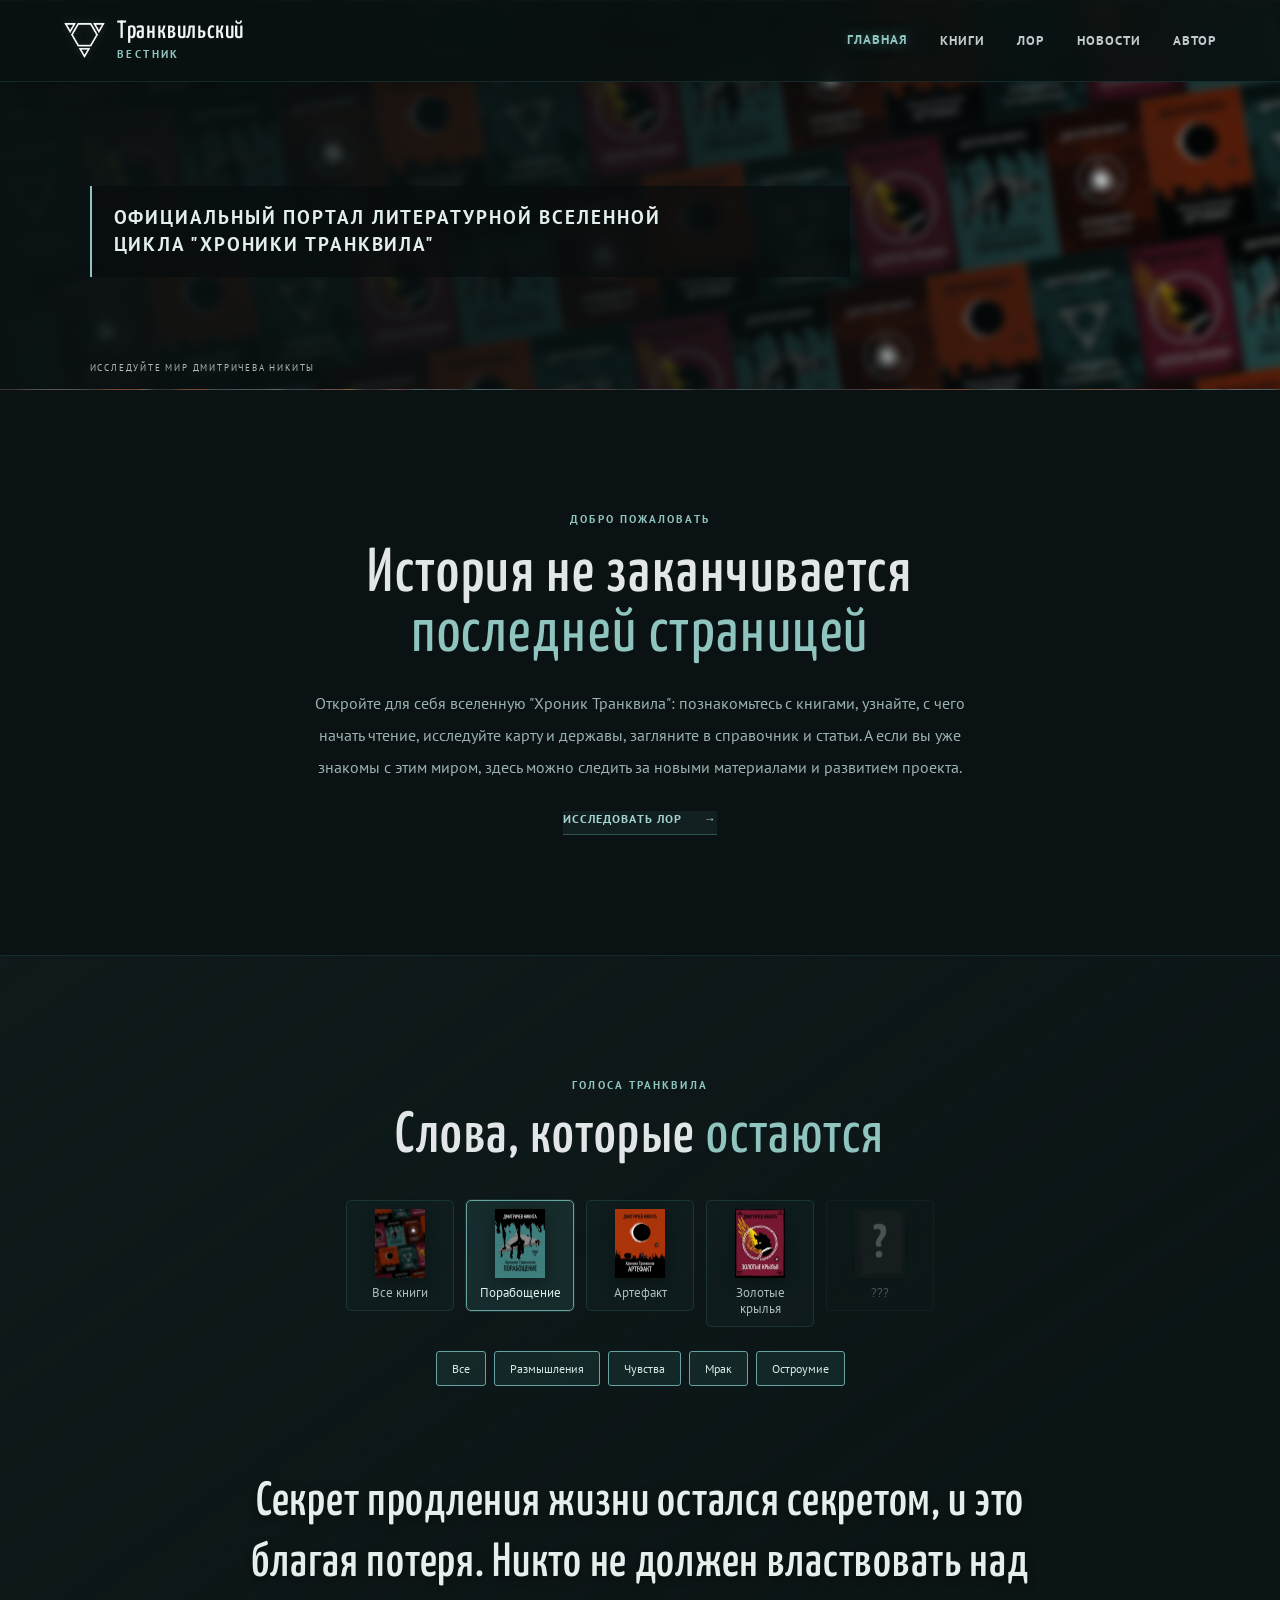
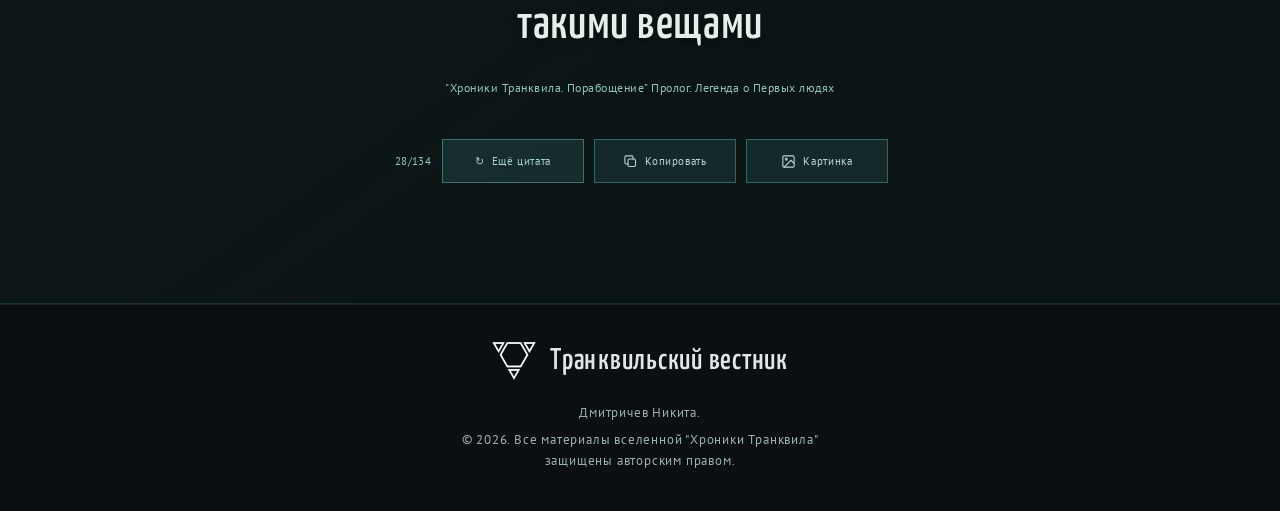
<file: index.html>
<!DOCTYPE html>
<html lang="ru">
<head>
  <meta charset="UTF-8">
  <meta name="viewport" content="width=device-width, initial-scale=1.0">
  <meta name="theme-color" content="#101214">
  <meta name="description" content="Транквильский вестник — официальный портал литературной вселенной Хроник Транквила.">
  <title>Транквильский вестник — Хроники Транквила</title>
  <link rel="icon" href="assets/images/icons/%D0%98%D0%BA%D0%BE%D0%BD%D0%BA%D0%B0-%D1%81%D0%B0%D0%B9%D1%82%D0%B0.ico" sizes="any">
  <link rel="preconnect" href="https://fonts.googleapis.com">
  <link rel="preconnect" href="https://fonts.gstatic.com" crossorigin>
  <link href="https://fonts.googleapis.com/css2?family=PT+Sans:wght@400;700&family=Yanone+Kaffeesatz:wght@200;300;400;500;600;700&display=swap" rel="stylesheet">
  <link rel="stylesheet" href="assets/css/style.css?v=20261125-classic-square-teal">
</head>
<body>
  <header class="site-header">
    <a class="brand" href="/" aria-label="Транквильский вестник — на главную"><img class="brand-crest" src="/assets/images/countries/%D0%93%D0%B5%D1%80%D0%B1%20%D0%9A%D0%B0%D1%80%D1%82%D1%80%D0%B0%D0%B4%D0%B0%20%D0%B2%D0%B5%D0%BA%D1%82%D0%BE%D1%80.png?v=20261125-white-crests" alt=""><span class="brand-name">Транквильский <span>вестник</span></span></a>
    <button class="menu-toggle" type="button" aria-label="Открыть меню" aria-expanded="false"><span></span><span></span></button>
    <nav class="main-nav" aria-label="Основная навигация">
      <a class="active" href="/">Главная</a><a href="/books/">Книги</a><a href="/lore/">Лор</a><a href="/news/">Новости</a><a href="/author/">Автор</a>
    </nav>
  </header>
  <main>
    <section class="hero" id="home">
      <div class="hero-shade"></div>
      <div class="hero-content">
        <p class="eyebrow">Официальный&nbsp;портал литературной&nbsp;вселенной<br>цикла&nbsp;&quot;Хроники&nbsp;Транквила&quot;</p>
        <h1>Хроники<br><em>Транквиля</em></h1>
        <span class="ornament" aria-hidden="true"></span>
        <p class="hero-copy">Мир, в котором у каждой истории есть своя цена,<br class="desktop-only"> у каждого выбора — последствия, а у каждой легенды — начало.</p>
      </div>
      <div class="hero-bottom"><span>Исследуйте мир Дмитричева Никиты</span></div>
    </section>
    <section class="intro section-wrap" id="setting">
      <p class="eyebrow">Добро пожаловать</p>
      <h2>История не заканчивается<br><em>последней страницей</em></h2>
      <p class="section-lead">Откройте для себя вселенную &quot;Хроник Транквила&quot;: познакомьтесь с книгами, узнайте, с чего начать чтение, исследуйте карту и державы, загляните в справочник и статьи. А если вы уже знакомы с этим миром, здесь можно следить за новыми материалами и развитием проекта.</p>
      <a class="text-link" href="/lore/">Исследовать Лор <span>→</span></a>
    </section>
    <section class="quote-section" id="quotes">
      <div class="quote-inner quote-generator">
        <p class="eyebrow">Голоса Транквила</p>
        <h2 class="quote-generator-title">Слова, которые <em>остаются</em></h2>
        <div class="quote-book-filters" id="quote-book-filters" aria-label="Фильтр по книге">
          <button class="quote-book-filter is-active" type="button" data-quote-book="all" aria-pressed="true"><img src="/assets/images/books/Все%20книги.png" alt=""><span>Все книги</span></button>
          <button class="quote-book-filter" type="button" data-quote-book="Порабощение" aria-pressed="false"><img src="/assets/images/books/Обложка%20Порабощение.png" alt=""><span>Порабощение</span></button>
          <button class="quote-book-filter" type="button" data-quote-book="Артефакт" aria-pressed="false"><img src="/assets/images/books/Обложка%20Артефакт.png" alt=""><span>Артефакт</span></button>
          <button class="quote-book-filter" type="button" data-quote-book="Золотые крылья" aria-pressed="false"><img src="/assets/images/books/Обложка%20Золотые%20крылья.png" alt=""><span>Золотые крылья</span></button>
          <div class="quote-book-filter is-disabled quote-book-coming" title="Скоро" aria-label="??? — Скоро"><img src="/assets/images/books/Обложка%20Неизвестно.png" alt=""><span>???</span></div>
        </div>
        <div class="quote-theme-filters" id="quote-theme-filters" aria-label="Фильтр по тематике">
          <button class="quote-theme-filter is-active" type="button" data-quote-theme="all" aria-pressed="true">Все</button>
          <button class="quote-theme-filter" type="button" data-quote-theme="Размышления" aria-pressed="false">Размышления</button>
          <button class="quote-theme-filter" type="button" data-quote-theme="Чувства" aria-pressed="false">Чувства</button>
          <button class="quote-theme-filter" type="button" data-quote-theme="Мрак" aria-pressed="false">Мрак</button>
          <button class="quote-theme-filter" type="button" data-quote-theme="Остроумие" aria-pressed="false">Остроумие</button>
        </div>
        <p class="quote-note" id="quote-status" role="status">Выберите книгу и тему, чтобы увидеть цитаты.</p>
        <div class="quote-display" aria-live="polite">
          <blockquote id="quote-text"></blockquote>
          <p class="quote-source" id="quote-source"></p>
        </div>
        <div class="quote-actions">
          <div class="quote-next-group">
            <span class="quote-counter" id="quote-counter" aria-live="polite"></span>
            <button class="outline-button" id="new-quote" type="button"><span aria-hidden="true">↻</span> Ещё цитата</button>
          </div>
          <button class="outline-button quote-secondary-button" id="copy-quote" type="button"><svg class="quote-button-icon" viewBox="0 0 24 24" aria-hidden="true" focusable="false"><rect x="8" y="8" width="12" height="12" rx="2"/><path d="M16 8V5a2 2 0 0 0-2-2H5a2 2 0 0 0-2 2v9a2 2 0 0 0 2 2h3"/></svg>Копировать</button>
          <button class="outline-button quote-secondary-button" id="make-quote-image" type="button"><svg class="quote-button-icon" viewBox="0 0 24 24" aria-hidden="true" focusable="false"><rect x="3" y="3" width="18" height="18" rx="2"/><circle cx="8.5" cy="8.5" r="1.5"/><path d="m21 15-5-5L5 21"/></svg>Картинка</button>
        </div>
        <div class="quote-image-panel" id="quote-image-panel" hidden>
          <canvas id="quote-image-canvas" width="1080" height="1080" aria-label="Изображение с цитатой"></canvas>
          <div class="quote-image-actions">
            <button class="outline-button" id="quote-image-background" type="button"><svg class="quote-button-icon" viewBox="0 0 24 24" aria-hidden="true" focusable="false"><rect x="3" y="3" width="18" height="18" rx="1.5"/><path d="M5 19 19 5M5 13l8-8M11 19l8-8"/></svg>Сменить фон</button>
            <button class="outline-button" id="quote-image-crest" type="button"><svg class="quote-button-icon" viewBox="0 0 24 24" aria-hidden="true" focusable="false"><path d="M12 22s8-4 8-11V5l-8-3-8 3v6c0 7 8 11 8 11Z"/></svg>Сменить герб</button>
            <button class="outline-button" id="quote-image-copy" type="button"><svg class="quote-button-icon" viewBox="0 0 24 24" aria-hidden="true" focusable="false"><rect x="8" y="8" width="12" height="12" rx="2"/><path d="M16 8V5a2 2 0 0 0-2-2H5a2 2 0 0 0-2 2v9a2 2 0 0 0 2 2h3"/></svg>Копировать</button>
            <button class="outline-button" id="quote-image-download" type="button"><svg class="quote-button-icon" viewBox="0 0 24 24" aria-hidden="true" focusable="false"><path d="M5 3h12l4 4v14H3V3h2Z"/><path d="M7 3v6h10V3M7 21v-7h10v7"/></svg>Сохранить</button>
          </div>
          <p class="quote-image-status" id="quote-image-status" role="status"></p>
        </div>
      </div>
    </section>
  </main>
  <footer class="site-footer"><div class="footer-inner"><div class="footer-heading"><img src="/assets/images/countries/%D0%93%D0%B5%D1%80%D0%B1%20%D0%9A%D0%B0%D1%80%D1%82%D1%80%D0%B0%D0%B4%D0%B0%20%D0%B2%D0%B5%D0%BA%D1%82%D0%BE%D1%80.png?v=20261125-white-crests" alt="" class="footer-crest"><h2>Транквильский вестник</h2></div><div class="footer-copy"><p>Дмитричев Никита.</p><p>© 2026. Все материалы вселенной &quot;Хроники Транквила&quot;<br>защищены авторским правом.</p></div></div></footer>
  <script src="assets/js/main.js?v=20261125-empty-filter-messages-1"></script>
</body>
</html>
</file>
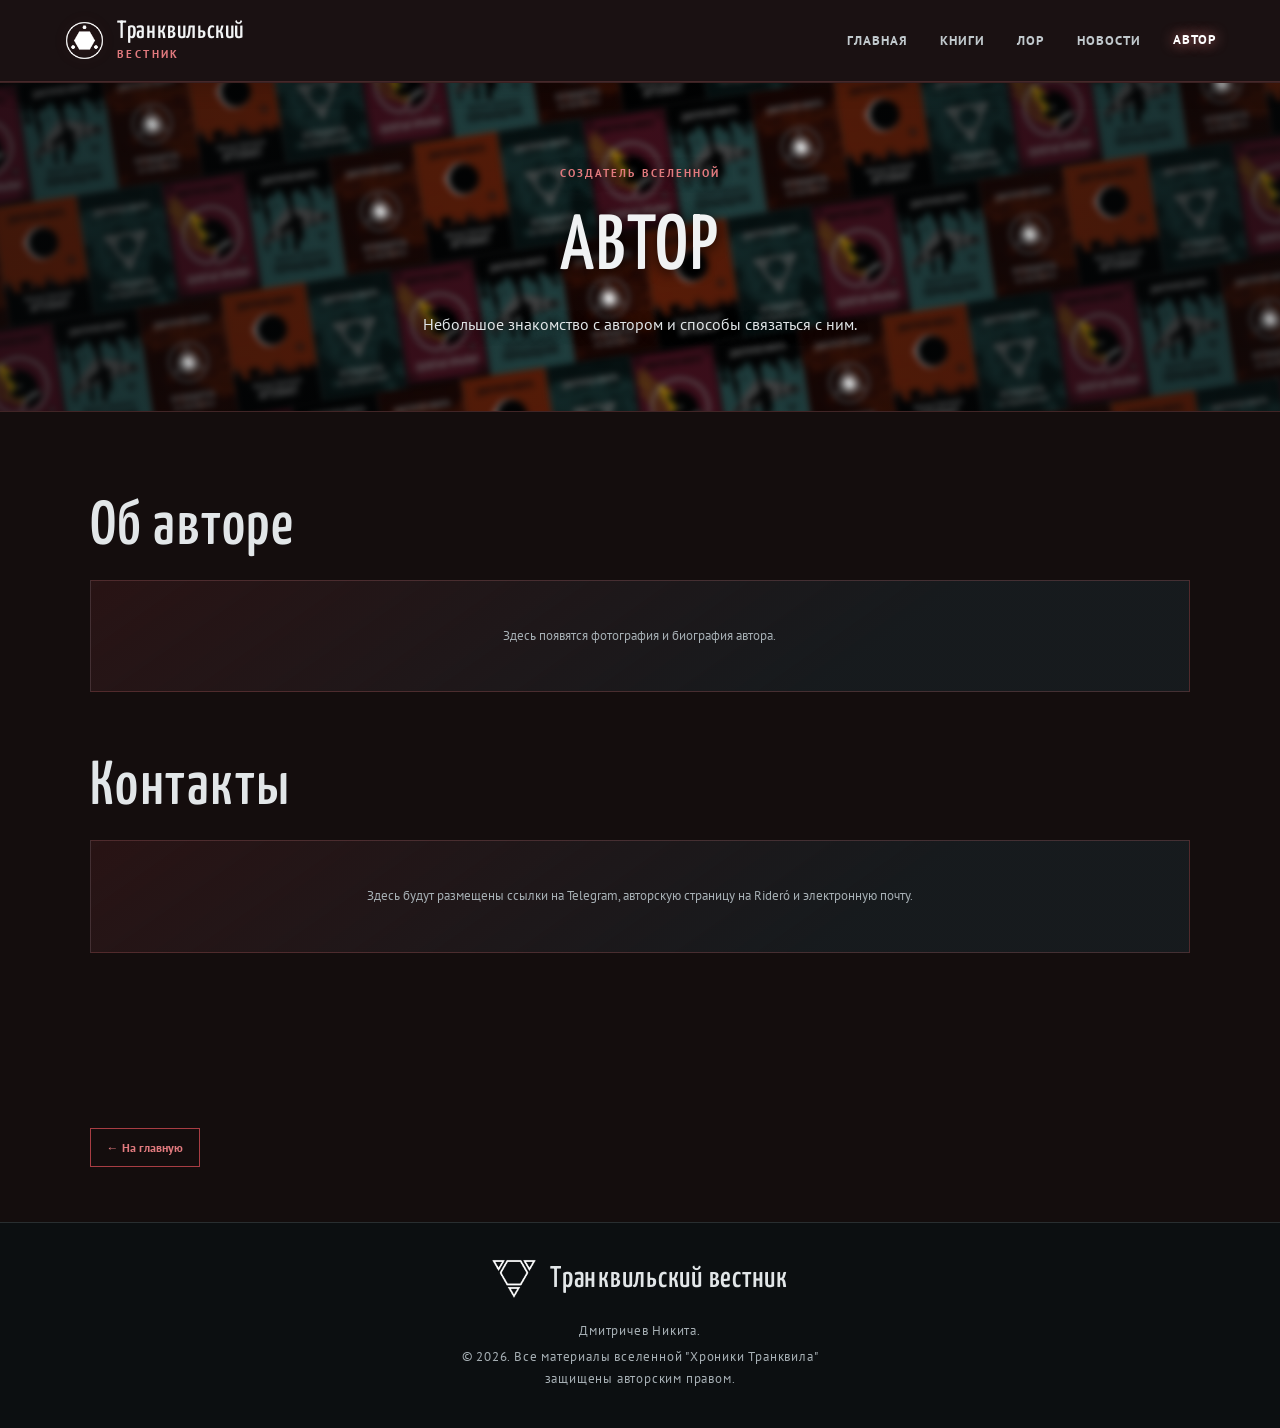
<file: author/index.html>
<!DOCTYPE html>
<html lang="ru">
<head>
  <meta charset="UTF-8">
  <meta name="viewport" content="width=device-width, initial-scale=1.0">
  <meta name="theme-color" content="#a83d43">
  <meta name="description" content="Об авторе литературной вселенной &quot;Хроники Транквила&quot; и контакты.">
  <title>Автор — Транквильский вестник</title>
  <link rel="icon" href="/assets/images/icons/%D0%98%D0%BA%D0%BE%D0%BD%D0%BA%D0%B0-%D1%81%D0%B0%D0%B9%D1%82%D0%B0.ico" sizes="any">
  <link rel="preconnect" href="https://fonts.googleapis.com">
  <link rel="preconnect" href="https://fonts.gstatic.com" crossorigin>
  <link href="https://fonts.googleapis.com/css2?family=PT+Sans:wght@400;700&family=Yanone+Kaffeesatz:wght@200;300;400;500;600;700&display=swap" rel="stylesheet">
  <link rel="stylesheet" href="/assets/css/style.css?v=20261125-crest-colors">
</head>
<body class="page-shell top-level-page author-page">
<header class="site-header page-header">
  <a class="brand" href="/" aria-label="Транквильский вестник — на главную"><img class="brand-crest" src="/assets/images/countries/%D0%93%D0%B5%D1%80%D0%B1%20%D0%9C%D0%B0%D1%80%D0%BC%D0%B0%D0%B3%D0%BE%D0%BD%D0%B8%D0%B8%20%D0%B2%D0%B5%D0%BA%D1%82%D0%BE%D1%80.png?v=20261125-white-crests" alt=""><span class="brand-name">Транквильский <span>вестник</span></span></a>
  <button class="menu-toggle" type="button" aria-label="Открыть меню" aria-expanded="false"><span></span><span></span></button>
  <nav class="main-nav" aria-label="Основная навигация">
    <a href="/">Главная</a><a href="/books/">Книги</a><a href="/lore/">Лор</a><a href="/news/">Новости</a><a class="active" href="/author/">Автор</a>
  </nav>
</header>
<main class="page-main">
  <section class="page-heading"><p class="eyebrow">Создатель вселенной</p><h1>АВТОР</h1><p class="page-lead">Небольшое знакомство с автором и способы связаться с ним.</p></section>
  <div class="page-content">
    <section class="content-section" id="about-author"><h2>Об авторе</h2><div class="placeholder-panel"><p>Здесь появятся фотография и биография автора.</p></div></section>
    <section class="content-section" id="contacts"><h2>Контакты</h2><div class="placeholder-panel"><p>Здесь будут размещены ссылки на Telegram, авторскую страницу на Rideró и электронную почту.</p></div></section>
  </div>
<div class="page-content section-return-wrap"><a class="section-return" href="/">← На главную</a></div>
</main>
<footer class="site-footer"><div class="footer-inner"><div class="footer-heading"><img src="/assets/images/countries/%D0%93%D0%B5%D1%80%D0%B1%20%D0%9A%D0%B0%D1%80%D1%82%D1%80%D0%B0%D0%B4%D0%B0%20%D0%B2%D0%B5%D0%BA%D1%82%D0%BE%D1%80.png?v=20261125-white-crests" alt="" class="footer-crest"><h2>Транквильский вестник</h2></div><div class="footer-copy"><p>Дмитричев Никита.</p><p>© 2026. Все материалы вселенной &quot;Хроники Транквила&quot;<br>защищены авторским правом.</p></div></div></footer>
<script src="/assets/js/main.js"></script>
</body>
</html>
</file>
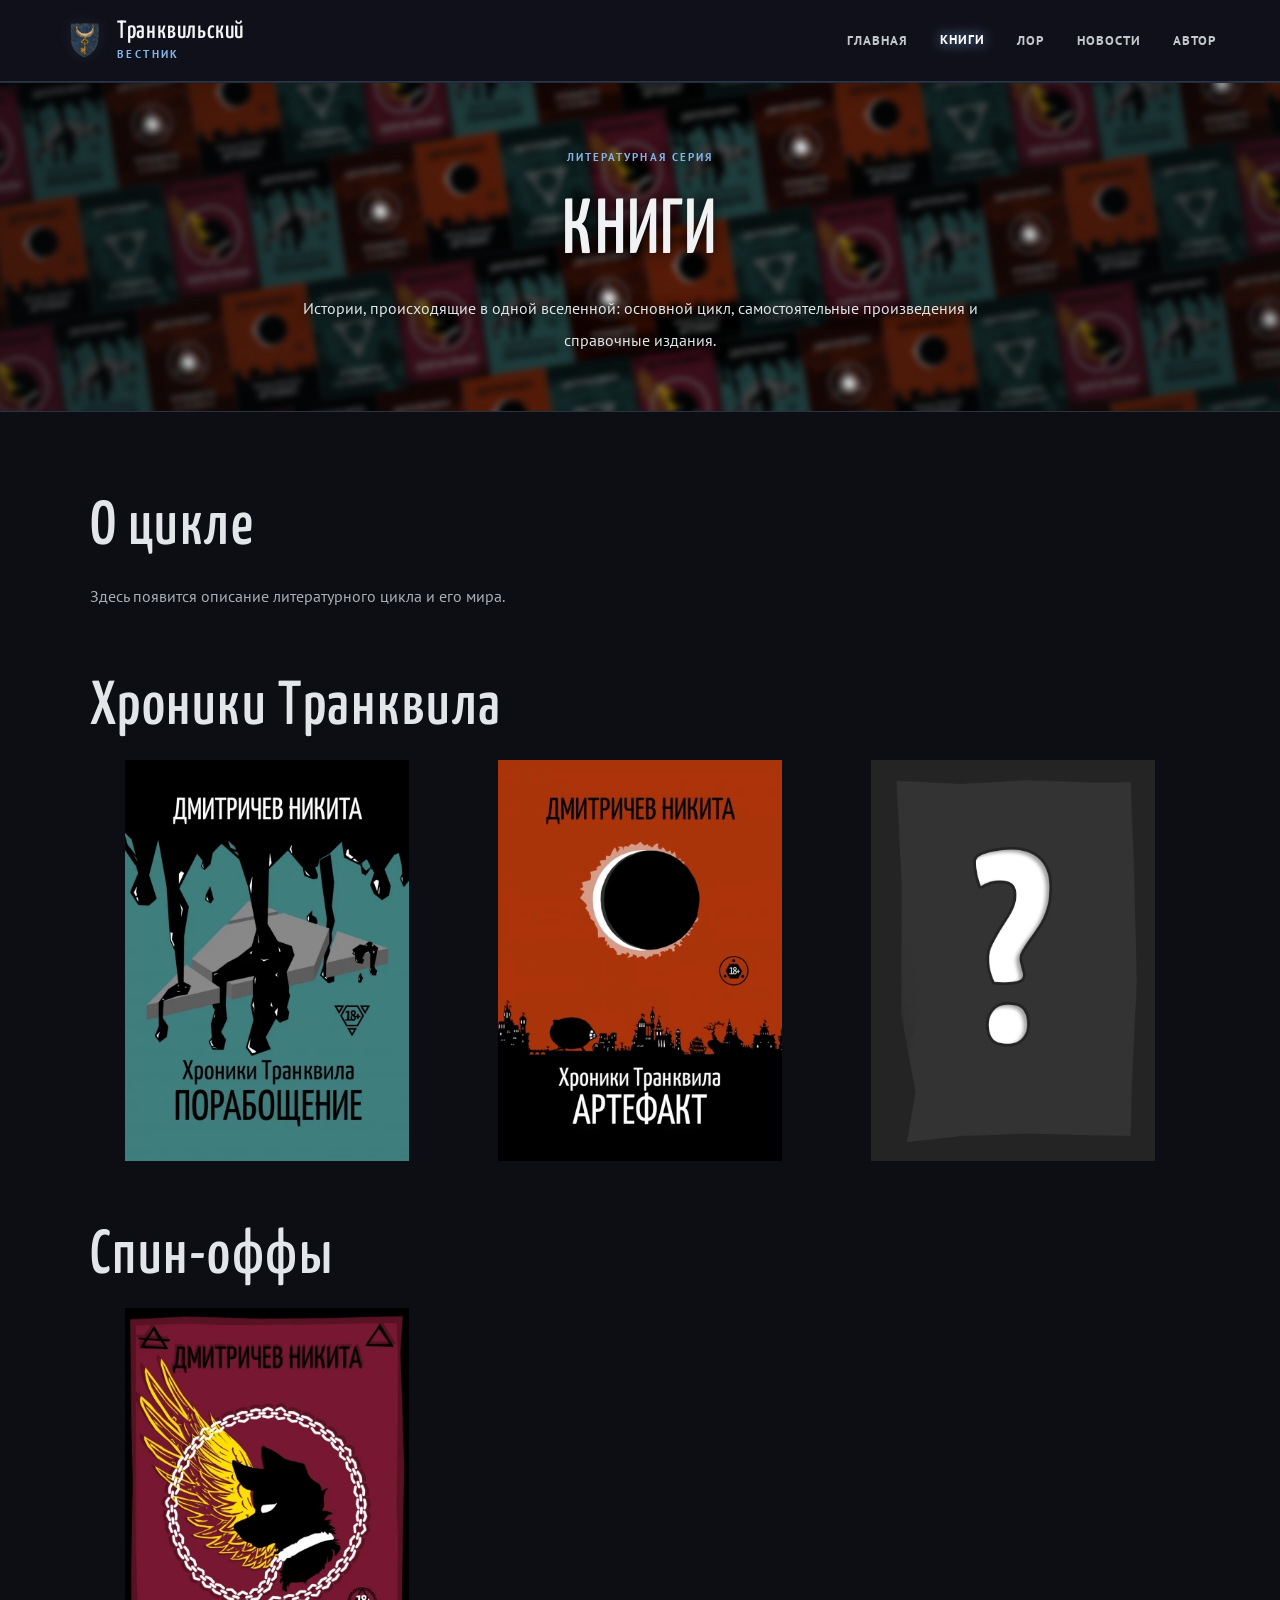
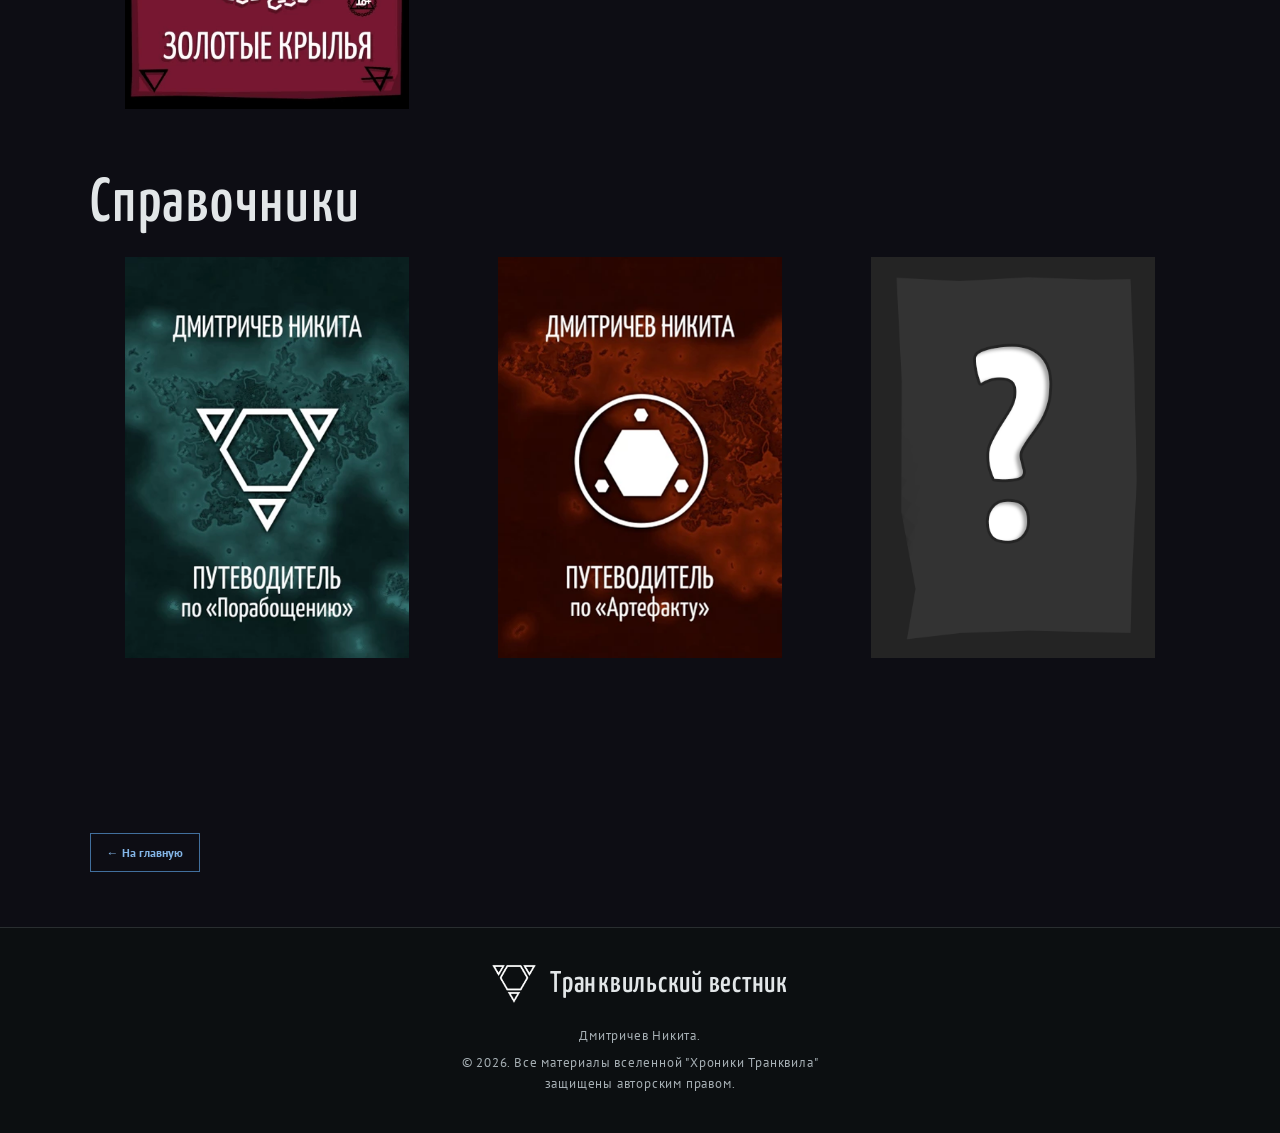
<file: books/index.html>
<!DOCTYPE html>
<html lang="ru">
<head>
  <meta charset="UTF-8">
  <meta name="viewport" content="width=device-width, initial-scale=1.0">
  <meta name="theme-color" content="#416f9d">
  <meta name="description" content="Книги литературной вселенной &quot;Хроники Транквила&quot;.">
  <title>Книги — Транквильский вестник</title>
  <link rel="icon" href="/assets/images/icons/%D0%98%D0%BA%D0%BE%D0%BD%D0%BA%D0%B0-%D1%81%D0%B0%D0%B9%D1%82%D0%B0.ico" sizes="any">
  <link rel="preconnect" href="https://fonts.googleapis.com">
  <link rel="preconnect" href="https://fonts.gstatic.com" crossorigin>
  <link href="https://fonts.googleapis.com/css2?family=PT+Sans:wght@400;700&family=Yanone+Kaffeesatz:wght@200;300;400;500;600;700&display=swap" rel="stylesheet">
  <link rel="stylesheet" href="/assets/css/style.css?v=20261125-crest-colors">
</head>
<body class="page-shell top-level-page books-page">
<header class="site-header page-header">
  <a class="brand" href="/" aria-label="Транквильский вестник — на главную"><img class="brand-crest" src="/assets/images/countries/%D0%93%D0%B5%D1%80%D0%B1%20%D0%A0%D1%83%D0%BF%D0%B8%D0%B4%D0%B0.png?v=20261125-white-crests" alt=""><span class="brand-name">Транквильский <span>вестник</span></span></a>
  <button class="menu-toggle" type="button" aria-label="Открыть меню" aria-expanded="false"><span></span><span></span></button>
  <nav class="main-nav" aria-label="Основная навигация">
    <a  href="/">Главная</a>
    <a class="active" href="/books/">Книги</a>
    <a  href="/lore/">Лор</a>
    <a  href="/news/">Новости</a>
    <a  href="/author/">Автор</a>
  </nav>
</header>
<main class="page-main">
  <section class="page-heading">
    <p class="eyebrow">Литературная серия</p>
    <h1>КНИГИ</h1>
    <p class="page-lead">Истории, происходящие в одной вселенной: основной цикл, самостоятельные произведения и справочные издания.</p>
  </section>
  <div class="page-content">
    <section class="content-section">
      <h2>О цикле</h2>
      <p class="placeholder-copy">Здесь появится описание литературного цикла и его мира.</p>
    </section>

    <section class="content-section" id="chronicles-section">
      <h2>Хроники Транквила</h2>
      <div class="book-selector" data-book-selector="chronicles" aria-label="Книги цикла &quot;Хроники Транквила&quot;">
        <button class="book-choice" type="button" data-book="enslavement" aria-label="Открыть книгу &quot;Порабощение&quot;" aria-expanded="false"><span class="book-cover-placeholder"><img src="/assets/images/books/%D0%9E%D0%B1%D0%BB%D0%BE%D0%B6%D0%BA%D0%B0%20%D0%9F%D0%BE%D1%80%D0%B0%D0%B1%D0%BE%D1%89%D0%B5%D0%BD%D0%B8%D0%B5.png" alt="Обложка: Порабощение"></span></button>
        <button class="book-choice" type="button" data-book="artifact" aria-label="Открыть книгу &quot;Артефакт&quot;" aria-expanded="false"><span class="book-cover-placeholder"><img src="/assets/images/books/%D0%9E%D0%B1%D0%BB%D0%BE%D0%B6%D0%BA%D0%B0%20%D0%90%D1%80%D1%82%D0%B5%D1%84%D0%B0%D0%BA%D1%82.png" alt="Обложка: Артефакт"></span></button>
        <button class="book-choice" type="button" data-book="third" aria-label="Открыть третью книгу цикла" aria-expanded="false"><span class="book-cover-placeholder"><img src="/assets/images/books/%D0%9E%D0%B1%D0%BB%D0%BE%D0%B6%D0%BA%D0%B0%20%D0%9D%D0%B5%D0%B8%D0%B7%D0%B2%D0%B5%D1%81%D1%82%D0%BD%D0%BE.png" alt="Обложка: Третья книга цикла"></span></button>
        <section class="book-details" hidden aria-live="polite"></section>
      </div>
    </section>

    <section class="content-section" id="spinoffs-section">
      <h2>Спин-оффы</h2>
      <div class="book-selector" data-book-selector="spinoffs" aria-label="Отдельные произведения вселенной">
        <button class="book-choice" type="button" data-book="golden-wings" aria-label="Открыть спин-офф &quot;Золотые крылья&quot;" aria-expanded="false"><span class="book-cover-placeholder"><img src="/assets/images/books/%D0%9E%D0%B1%D0%BB%D0%BE%D0%B6%D0%BA%D0%B0%20%D0%97%D0%BE%D0%BB%D0%BE%D1%82%D1%8B%D0%B5%20%D0%BA%D1%80%D1%8B%D0%BB%D1%8C%D1%8F.png" alt="Обложка: Золотые крылья"></span></button>
        <section class="book-details" hidden aria-live="polite"></section>
      </div>
    </section>

    <section class="content-section" id="guides-section">
      <h2>Справочники</h2>
      <div class="book-selector" data-book-selector="guides" aria-label="Справочники по книгам цикла">
        <button class="book-choice" type="button" data-book="guide-enslavement" aria-label="Открыть путеводитель по Порабощению" aria-expanded="false"><span class="book-cover-placeholder"><img src="/assets/images/books/%D0%9E%D0%B1%D0%BB%D0%BE%D0%B6%D0%BA%D0%B0%20%D0%9F%D1%83%D1%82%D0%B5%D0%B2%D0%BE%D0%B4%D0%B8%D1%82%D0%B5%D0%BB%D1%8C%20%D0%BF%D0%BE%20%D0%9F%D0%BE%D1%80%D0%B0%D0%B1%D0%BE%D1%89%D0%B5%D0%BD%D0%B8%D1%8E.png" alt="Обложка: Путеводитель по Порабощению"></span></button>
        <button class="book-choice" type="button" data-book="guide-artifact" aria-label="Открыть путеводитель по Артефакту" aria-expanded="false"><span class="book-cover-placeholder"><img src="/assets/images/books/%D0%9E%D0%B1%D0%BB%D0%BE%D0%B6%D0%BA%D0%B0%20%D0%9F%D1%83%D1%82%D0%B5%D0%B2%D0%BE%D0%B4%D0%B8%D1%82%D0%B5%D0%BB%D1%8C%20%D0%BF%D0%BE%20%D0%90%D1%80%D1%82%D0%B5%D1%84%D0%B0%D0%BA%D1%82%D1%83.png" alt="Обложка: Путеводитель по Артефакту"></span></button>
        <button class="book-choice" type="button" data-book="guide-unknown" aria-label="Открыть неизвестный пока справочник" aria-expanded="false"><span class="book-cover-placeholder"><img src="/assets/images/books/%D0%9E%D0%B1%D0%BB%D0%BE%D0%B6%D0%BA%D0%B0%20%D0%9D%D0%B5%D0%B8%D0%B7%D0%B2%D0%B5%D1%81%D1%82%D0%BD%D0%BE.png" alt="Обложка: Неизвестный справочник"></span></button>
        <section class="book-details" hidden aria-live="polite"></section>
      </div>
    </section>
  </div>
  <div class="page-content section-return-wrap books-return-wrap"><a class="section-return" href="/">← На главную</a></div>
</main>
<footer class="site-footer"><div class="footer-inner"><div class="footer-heading"><img src="/assets/images/countries/%D0%93%D0%B5%D1%80%D0%B1%20%D0%9A%D0%B0%D1%80%D1%82%D1%80%D0%B0%D0%B4%D0%B0%20%D0%B2%D0%B5%D0%BA%D1%82%D0%BE%D1%80.png?v=20261125-white-crests" alt="" class="footer-crest"><h2>Транквильский вестник</h2></div><div class="footer-copy"><p>Дмитричев Никита.</p><p>© 2026. Все материалы вселенной &quot;Хроники Транквила&quot;<br>защищены авторским правом.</p></div></div></footer>
<script src="/assets/js/main.js?v=20261124-print-label-map-position" defer></script>
</body>
</html>
</file>
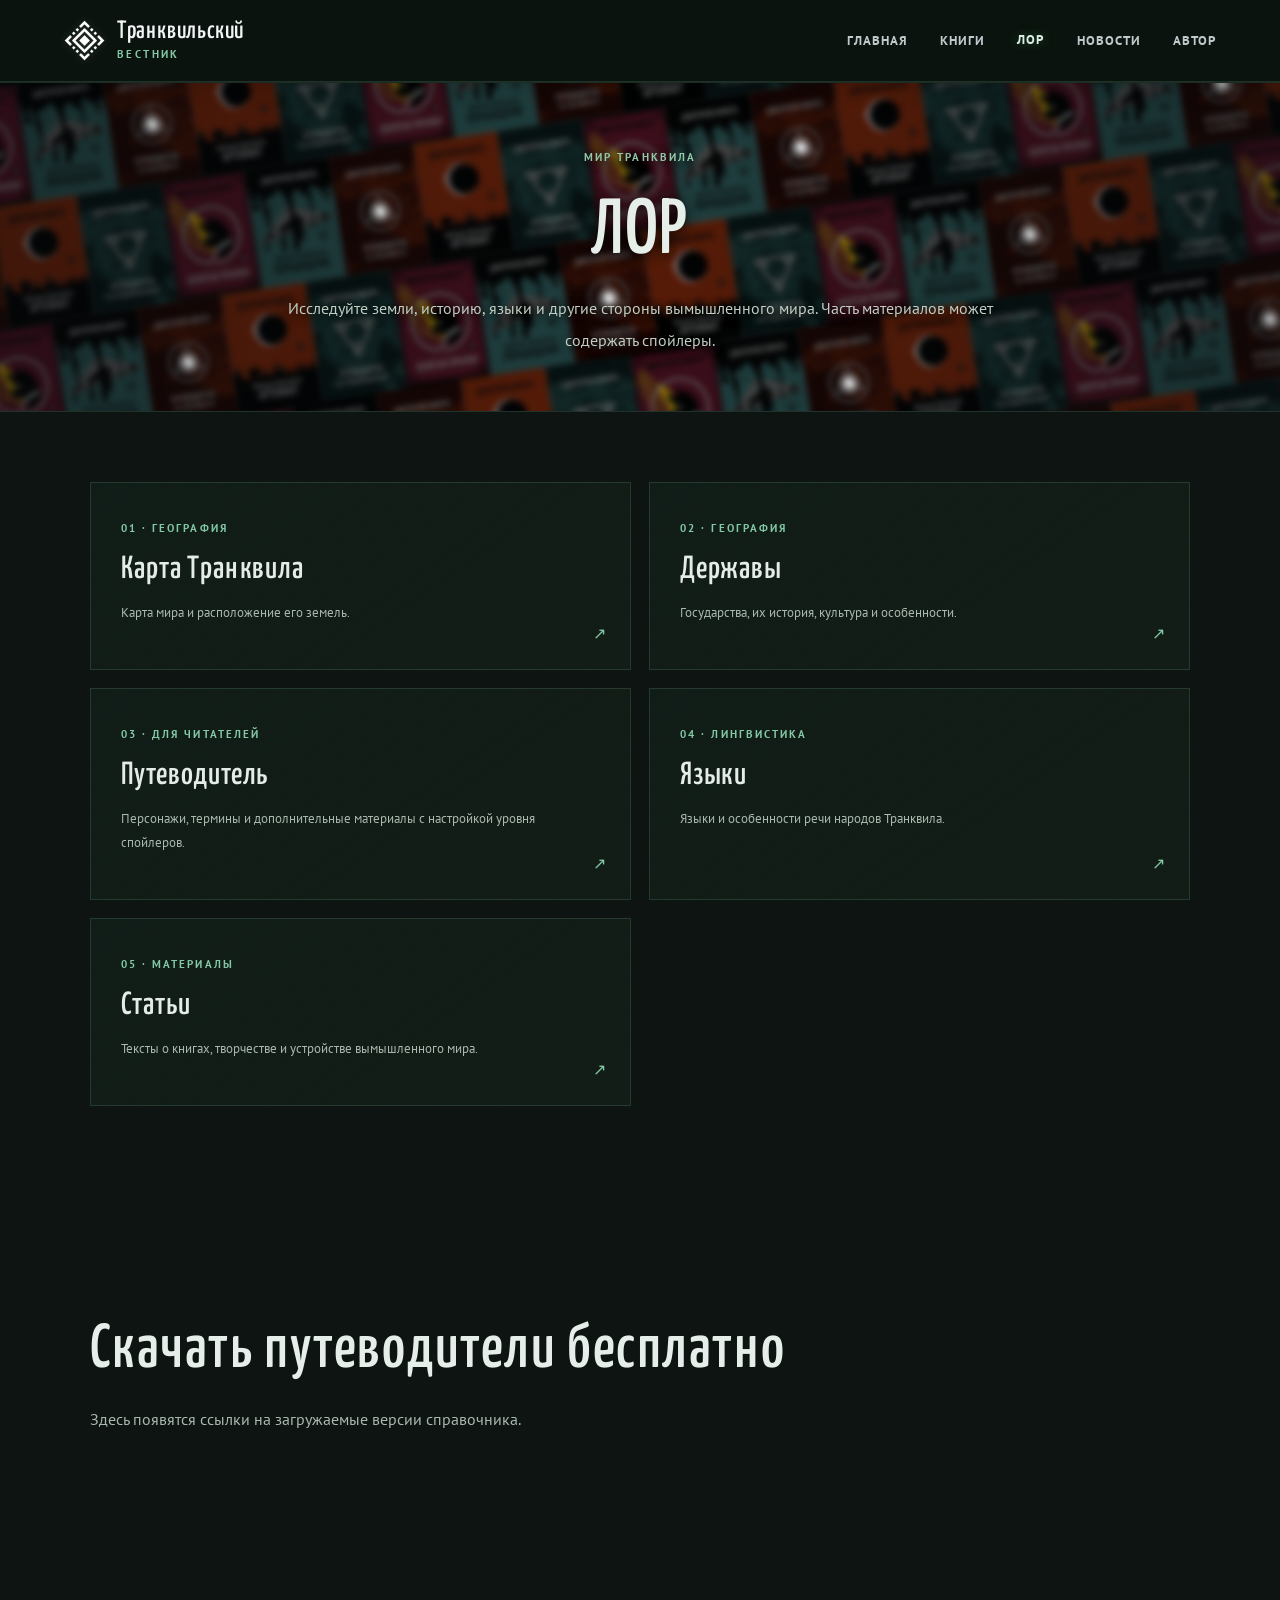
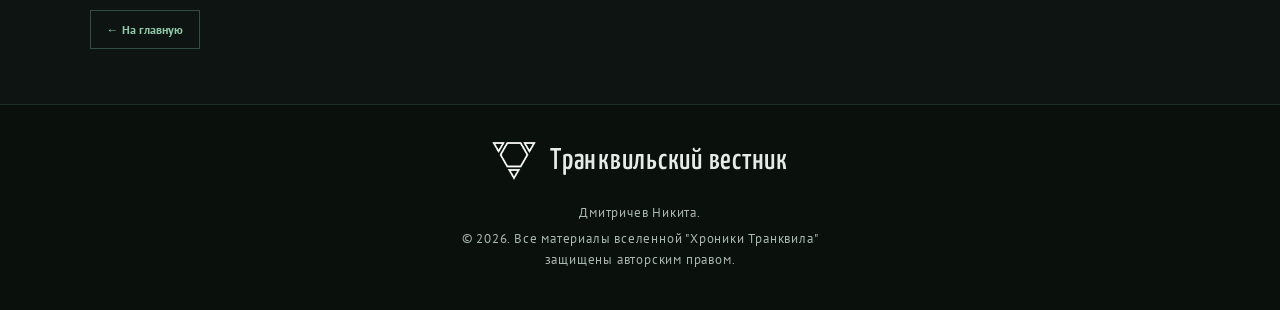
<file: lore/index.html>
<!DOCTYPE html>
<html lang="ru">
<head>
  <meta charset="UTF-8">
  <meta name="viewport" content="width=device-width, initial-scale=1.0">
  <meta name="theme-color" content="#0d1411">
  <meta name="description" content="Справочные материалы о мире Транквила.">
  <title>Лор — Транквильский вестник</title>
  <link rel="icon" href="/assets/images/icons/%D0%98%D0%BA%D0%BE%D0%BD%D0%BA%D0%B0-%D1%81%D0%B0%D0%B9%D1%82%D0%B0.ico" sizes="any">
  <link rel="preconnect" href="https://fonts.googleapis.com">
  <link rel="preconnect" href="https://fonts.gstatic.com" crossorigin>
  <link href="https://fonts.googleapis.com/css2?family=PT+Sans:wght@400;700&family=Yanone+Kaffeesatz:wght@200;300;400;500;600;700&display=swap" rel="stylesheet">
  <link rel="stylesheet" href="/assets/css/style.css?v=20261125-crest-colors">
</head>
<body class="page-shell top-level-page lore-page">
<header class="site-header page-header">
  <a class="brand" href="/" aria-label="Транквильский вестник — на главную"><img class="brand-crest" src="/assets/images/countries/%D0%93%D0%B5%D1%80%D0%B1%20%D0%A0%D0%BE%D0%B4%D0%B4%D0%B0-%D0%9A%D0%B8%D1%80%D1%8B%20%D0%B2%D0%B5%D0%BA%D1%82%D0%BE%D1%80.png?v=20261125-white-crests" alt=""><span class="brand-name">Транквильский <span>вестник</span></span></a>
  <button class="menu-toggle" type="button" aria-label="Открыть меню" aria-expanded="false"><span></span><span></span></button>
  <nav class="main-nav" aria-label="Основная навигация">
    <a  href="/">Главная</a>
    <a  href="/books/">Книги</a>
    <a class="active" href="/lore/">Лор</a>
    <a  href="/news/">Новости</a>
    <a  href="/author/">Автор</a>
  </nav>
</header>
<main class="page-main">
  <section class="page-heading">
    <p class="eyebrow">Мир Транквила</p>
    <h1>Лор</h1>
    <p class="page-lead">Исследуйте земли, историю, языки и другие стороны вымышленного мира. Часть материалов может содержать спойлеры.</p>
  </section>
  <div class="page-content">

    <div class="link-grid">
      <a class="placeholder-card link-card" href="/lore/map/"><span class="eyebrow">01 · География</span><h2>Карта Транквила</h2><p>Карта мира и расположение его земель.</p><span class="tile-arrow">↗</span></a>
      <a class="placeholder-card link-card" href="/lore/countries/"><span class="eyebrow">02 · География</span><h2>Державы</h2><p>Государства, их история, культура и особенности.</p><span class="tile-arrow">↗</span></a>
      <a class="placeholder-card link-card" href="/lore/guide/"><span class="eyebrow">03 · Для читателей</span><h2>Путеводитель</h2><p>Персонажи, термины и дополнительные материалы с настройкой уровня спойлеров.</p><span class="tile-arrow">↗</span></a>
      <a class="placeholder-card link-card" href="/lore/languages/"><span class="eyebrow">04 · Лингвистика</span><h2>Языки</h2><p>Языки и особенности речи народов Транквила.</p><span class="tile-arrow">↗</span></a>
      <a class="placeholder-card link-card" href="/lore/articles/"><span class="eyebrow">05 · Материалы</span><h2>Статьи</h2><p>Тексты о книгах, творчестве и устройстве вымышленного мира.</p><span class="tile-arrow">↗</span></a>
    </div>

  </div>
  <div class="page-content">
    <section class="content-section guide-downloads"><h2>Скачать путеводители бесплатно</h2><p class="placeholder-copy">Здесь появятся ссылки на загружаемые версии справочника.</p></section>
  </div>
<div class="page-content section-return-wrap"><a class="section-return" href="/">← На главную</a></div>
</main>
<footer class="site-footer"><div class="footer-inner"><div class="footer-heading"><img src="/assets/images/countries/%D0%93%D0%B5%D1%80%D0%B1%20%D0%9A%D0%B0%D1%80%D1%82%D1%80%D0%B0%D0%B4%D0%B0%20%D0%B2%D0%B5%D0%BA%D1%82%D0%BE%D1%80.png?v=20261125-white-crests" alt="" class="footer-crest"><h2>Транквильский вестник</h2></div><div class="footer-copy"><p>Дмитричев Никита.</p><p>© 2026. Все материалы вселенной &quot;Хроники Транквила&quot;<br>защищены авторским правом.</p></div></div></footer>
<script src="/assets/js/main.js"></script>
</body>
</html>
</file>
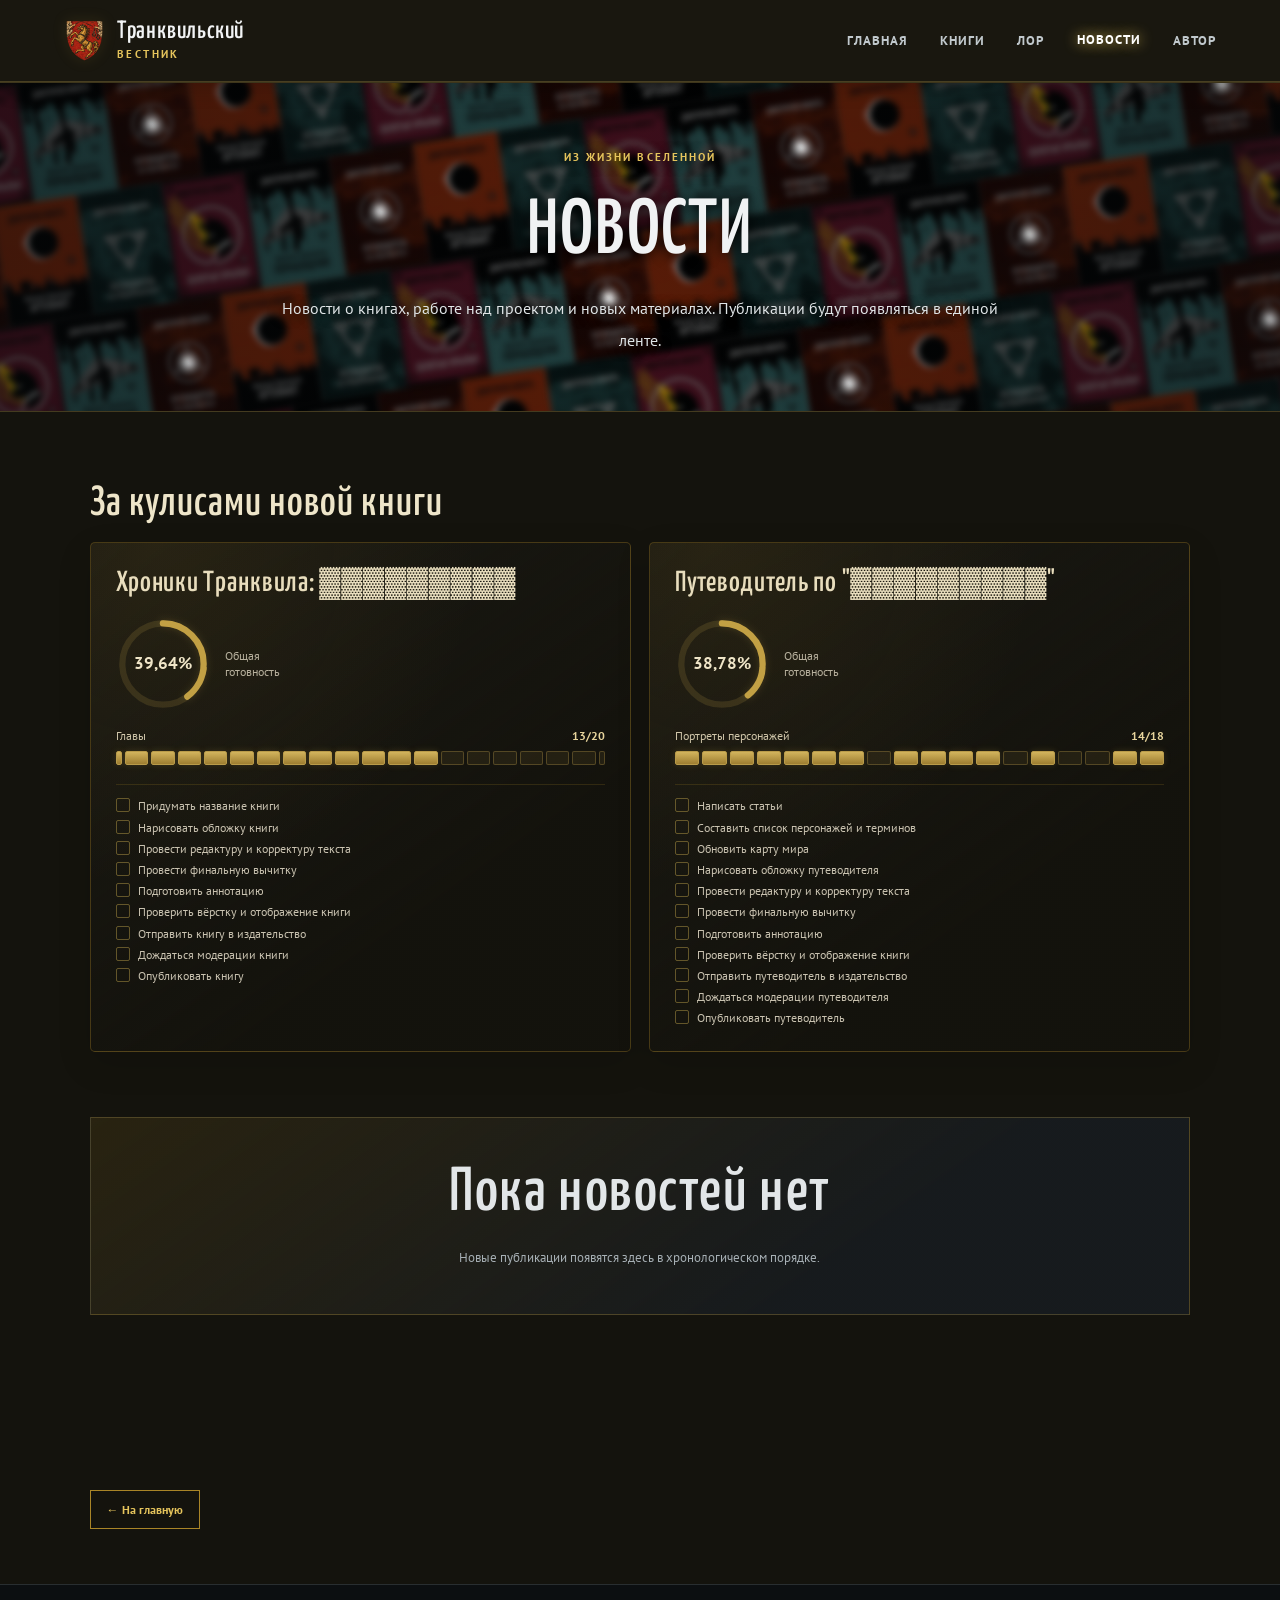
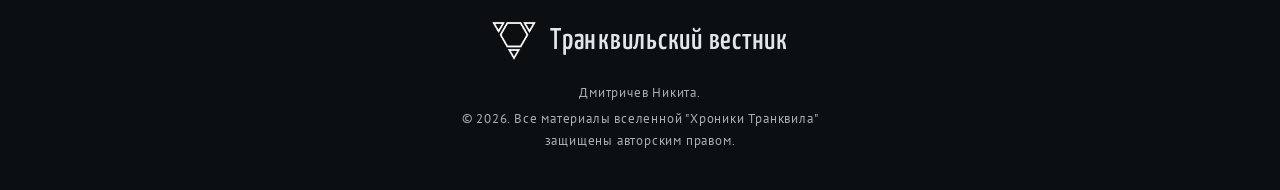
<file: news/index.html>
<!DOCTYPE html>
<html lang="ru">
<head>
  <meta charset="UTF-8">
  <meta name="viewport" content="width=device-width, initial-scale=1.0">
  <meta name="theme-color" content="#a98527">
  <meta name="description" content="Новости и обновления литературной вселенной &quot;Хроники Транквила&quot;.">
  <title>Новости — Транквильский вестник</title>
  <link rel="icon" href="/assets/images/icons/%D0%98%D0%BA%D0%BE%D0%BD%D0%BA%D0%B0-%D1%81%D0%B0%D0%B9%D1%82%D0%B0.ico" sizes="any">
  <link rel="preconnect" href="https://fonts.googleapis.com">
  <link rel="preconnect" href="https://fonts.gstatic.com" crossorigin>
  <link href="https://fonts.googleapis.com/css2?family=PT+Sans:wght@400;700&family=Yanone+Kaffeesatz:wght@200;300;400;500;600;700&display=swap" rel="stylesheet">
  <link rel="stylesheet" href="/assets/css/style.css?v=20261125-book-progress-animation">
</head>
<body class="page-shell top-level-page news-page">
<header class="site-header page-header">
  <a class="brand" href="/" aria-label="Транквильский вестник — на главную"><img class="brand-crest" src="/assets/images/countries/%D0%93%D0%B5%D1%80%D0%B1%20%D0%90%D0%BD%D1%81%D0%BF%D1%80%D0%B0%D0%BD%D0%B4%D0%B0.png?v=20261125-white-crests" alt=""><span class="brand-name">Транквильский <span>вестник</span></span></a>
  <button class="menu-toggle" type="button" aria-label="Открыть меню" aria-expanded="false"><span></span><span></span></button>
  <nav class="main-nav" aria-label="Основная навигация">
    <a  href="/">Главная</a>
    <a  href="/books/">Книги</a>
    <a  href="/lore/">Лор</a>
    <a class="active" href="/news/">Новости</a>
    <a  href="/author/">Автор</a>
  </nav>
</header>
<main class="page-main">
  <section class="page-heading">
    <p class="eyebrow">Из жизни вселенной</p>
    <h1>НОВОСТИ</h1>
    <p class="page-lead">Новости о книгах, работе над проектом и новых материалах. Публикации будут появляться в единой ленте.</p>
  </section>
  <div class="page-content">

    <div class="news-progress-heading">
      <h2 id="za-kulisami-novoi-knigi">За кулисами новой книги</h2>
    </div>
    <section class="news-progress content-section" id="book-progress" aria-label="Прогресс подготовки книги и путеводителя">
      <div class="news-progress-columns" id="book-progress-projects">
        <p class="progress-loading">Загружаем данные о ходе работы...</p>
      </div>
    </section>

    <section class="content-section news-feed" aria-label="Последние новости">
      <div class="placeholder-panel"><h2>Пока новостей нет</h2><p>Новые публикации появятся здесь в хронологическом порядке.</p></div>
    </section>

  </div>
<div class="page-content section-return-wrap"><a class="section-return" href="/">← На главную</a></div>
</main>
<footer class="site-footer"><div class="footer-inner"><div class="footer-heading"><img src="/assets/images/countries/%D0%93%D0%B5%D1%80%D0%B1%20%D0%9A%D0%B0%D1%80%D1%82%D1%80%D0%B0%D0%B4%D0%B0%20%D0%B2%D0%B5%D0%BA%D1%82%D0%BE%D1%80.png?v=20261125-white-crests" alt="" class="footer-crest"><h2>Транквильский вестник</h2></div><div class="footer-copy"><p>Дмитричев Никита.</p><p>© 2026. Все материалы вселенной &quot;Хроники Транквила&quot;<br>защищены авторским правом.</p></div></div></footer>
<script src="/assets/js/main.js?v=20261126-exact-progress-status"></script>
</body>
</html>
</file>
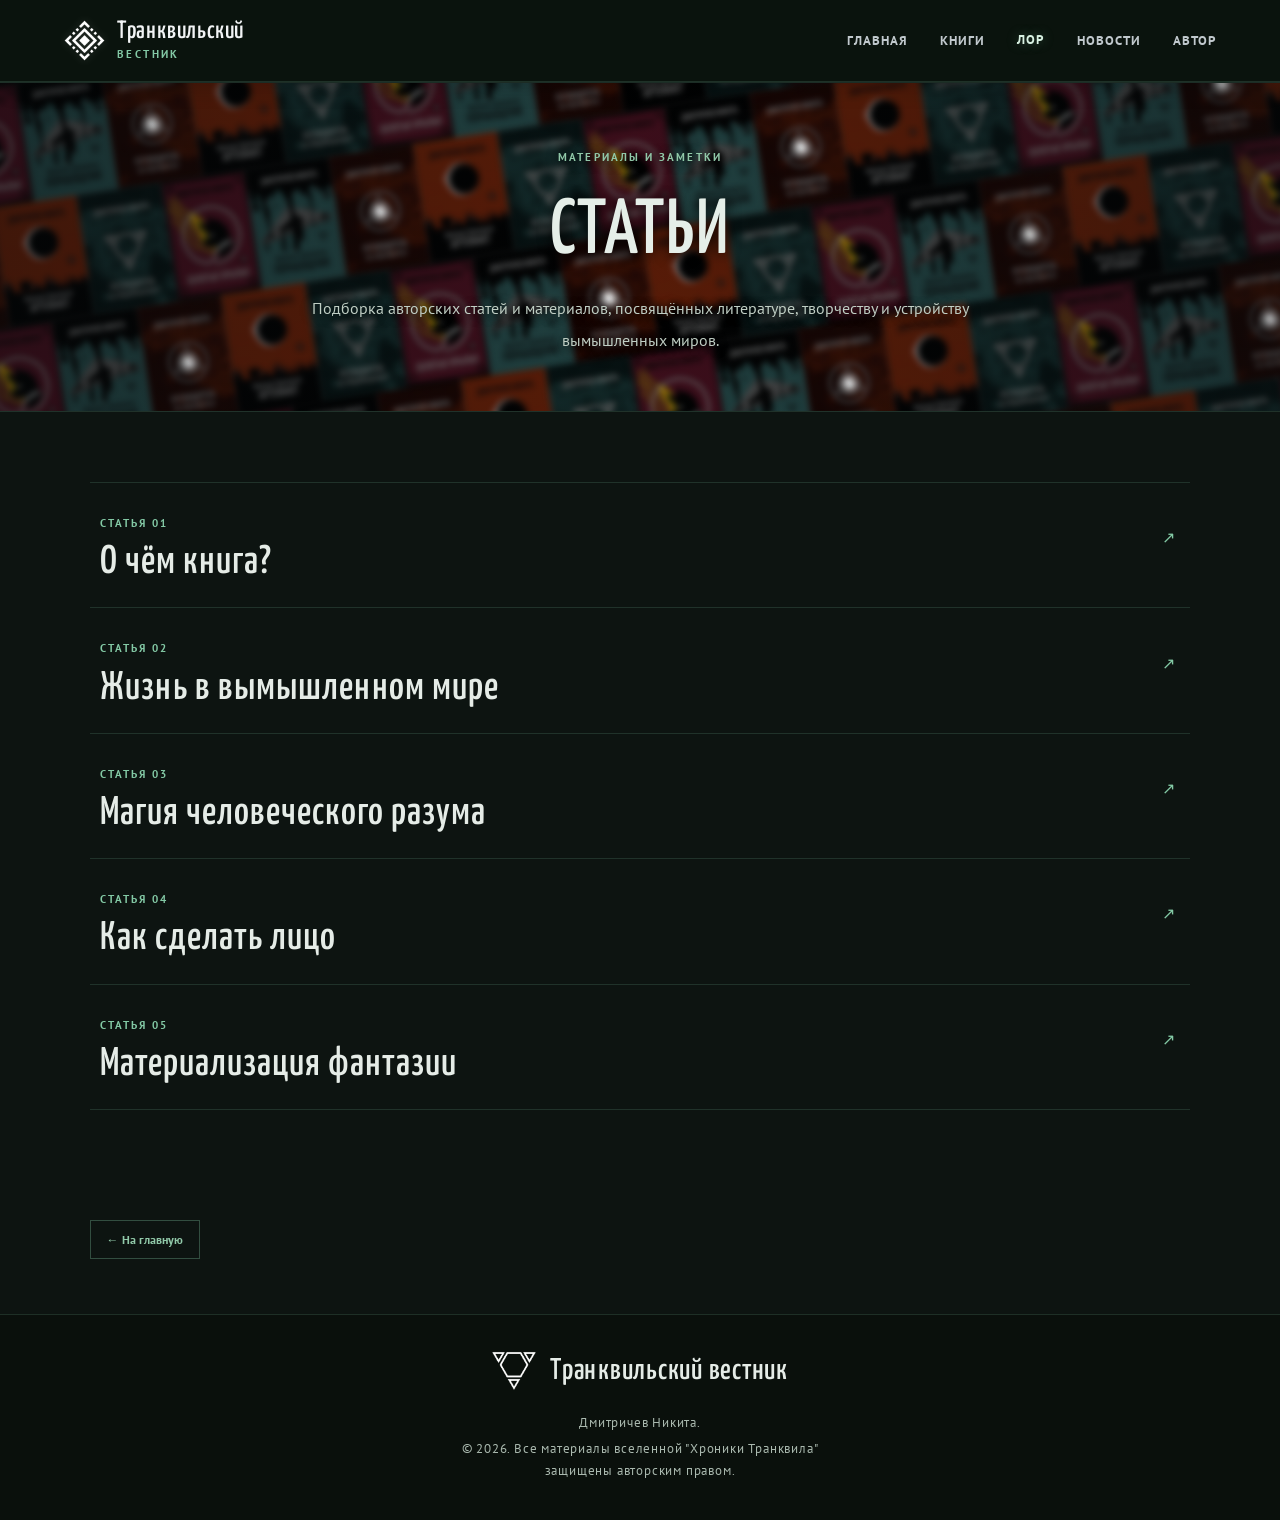
<file: lore/articles/index.html>
<!DOCTYPE html>
<html lang="ru">
<head>
  <meta charset="UTF-8">
  <meta name="viewport" content="width=device-width, initial-scale=1.0">
  <meta name="theme-color" content="#0d1411">
  <meta name="description" content="Статьи о книгах, творчестве и вымышленных мирах.">
  <title>Статьи — Транквильский вестник</title>
  <link rel="icon" href="/assets/images/icons/%D0%98%D0%BA%D0%BE%D0%BD%D0%BA%D0%B0-%D1%81%D0%B0%D0%B9%D1%82%D0%B0.ico" sizes="any">
  <link rel="preconnect" href="https://fonts.googleapis.com">
  <link rel="preconnect" href="https://fonts.gstatic.com" crossorigin>
  <link href="https://fonts.googleapis.com/css2?family=PT+Sans:wght@400;700&family=Yanone+Kaffeesatz:wght@200;300;400;500;600;700&display=swap" rel="stylesheet">
  <link rel="stylesheet" href="/assets/css/style.css?v=20261125-crest-colors">
</head>
<body class="page-shell top-level-page lore-page">
<header class="site-header page-header">
  <a class="brand" href="/" aria-label="Транквильский вестник — на главную"><img class="brand-crest" src="/assets/images/countries/%D0%93%D0%B5%D1%80%D0%B1%20%D0%A0%D0%BE%D0%B4%D0%B4%D0%B0-%D0%9A%D0%B8%D1%80%D1%8B%20%D0%B2%D0%B5%D0%BA%D1%82%D0%BE%D1%80.png?v=20261125-white-crests" alt=""><span class="brand-name">Транквильский <span>вестник</span></span></a>
  <button class="menu-toggle" type="button" aria-label="Открыть меню" aria-expanded="false"><span></span><span></span></button>
  <nav class="main-nav" aria-label="Основная навигация">
    <a  href="/">Главная</a>
    <a  href="/books/">Книги</a>
    <a class="active" href="/lore/">Лор</a>
    <a  href="/news/">Новости</a>
    <a  href="/author/">Автор</a>
  </nav>
</header>
<main class="page-main">
  <section class="page-heading">
    <p class="eyebrow">Материалы и заметки</p>
    <h1>Статьи</h1>
    <p class="page-lead">Подборка авторских статей и материалов, посвящённых литературе, творчеству и устройству вымышленных миров.</p>
  </section>
  <div class="page-content">

    <div class="article-list">
      <a href="/lore/articles/what-is-a-book/"><span class="eyebrow">Статья 01</span><h2>О чём книга?</h2><span class="tile-arrow">↗</span></a>
      <a href="/lore/articles/life-in-a-fictional-world/"><span class="eyebrow">Статья 02</span><h2>Жизнь в вымышленном мире</h2><span class="tile-arrow">↗</span></a>
      <a href="/lore/articles/magic-of-the-human-mind/"><span class="eyebrow">Статья 03</span><h2>Магия человеческого разума</h2><span class="tile-arrow">↗</span></a>
      <a href="/lore/articles/how-to-make-a-face/"><span class="eyebrow">Статья 04</span><h2>Как сделать лицо</h2><span class="tile-arrow">↗</span></a>
      <a href="/lore/articles/materialization-of-imagination/"><span class="eyebrow">Статья 05</span><h2>Материализация фантазии</h2><span class="tile-arrow">↗</span></a>
    </div>

  </div>
<div class="page-content section-return-wrap"><a class="section-return" href="/">← На главную</a></div>
</main>
<footer class="site-footer"><div class="footer-inner"><div class="footer-heading"><img src="/assets/images/countries/%D0%93%D0%B5%D1%80%D0%B1%20%D0%9A%D0%B0%D1%80%D1%82%D1%80%D0%B0%D0%B4%D0%B0%20%D0%B2%D0%B5%D0%BA%D1%82%D0%BE%D1%80.png?v=20261125-white-crests" alt="" class="footer-crest"><h2>Транквильский вестник</h2></div><div class="footer-copy"><p>Дмитричев Никита.</p><p>© 2026. Все материалы вселенной &quot;Хроники Транквила&quot;<br>защищены авторским правом.</p></div></div></footer>
<script src="/assets/js/main.js"></script>
</body>
</html>
</file>
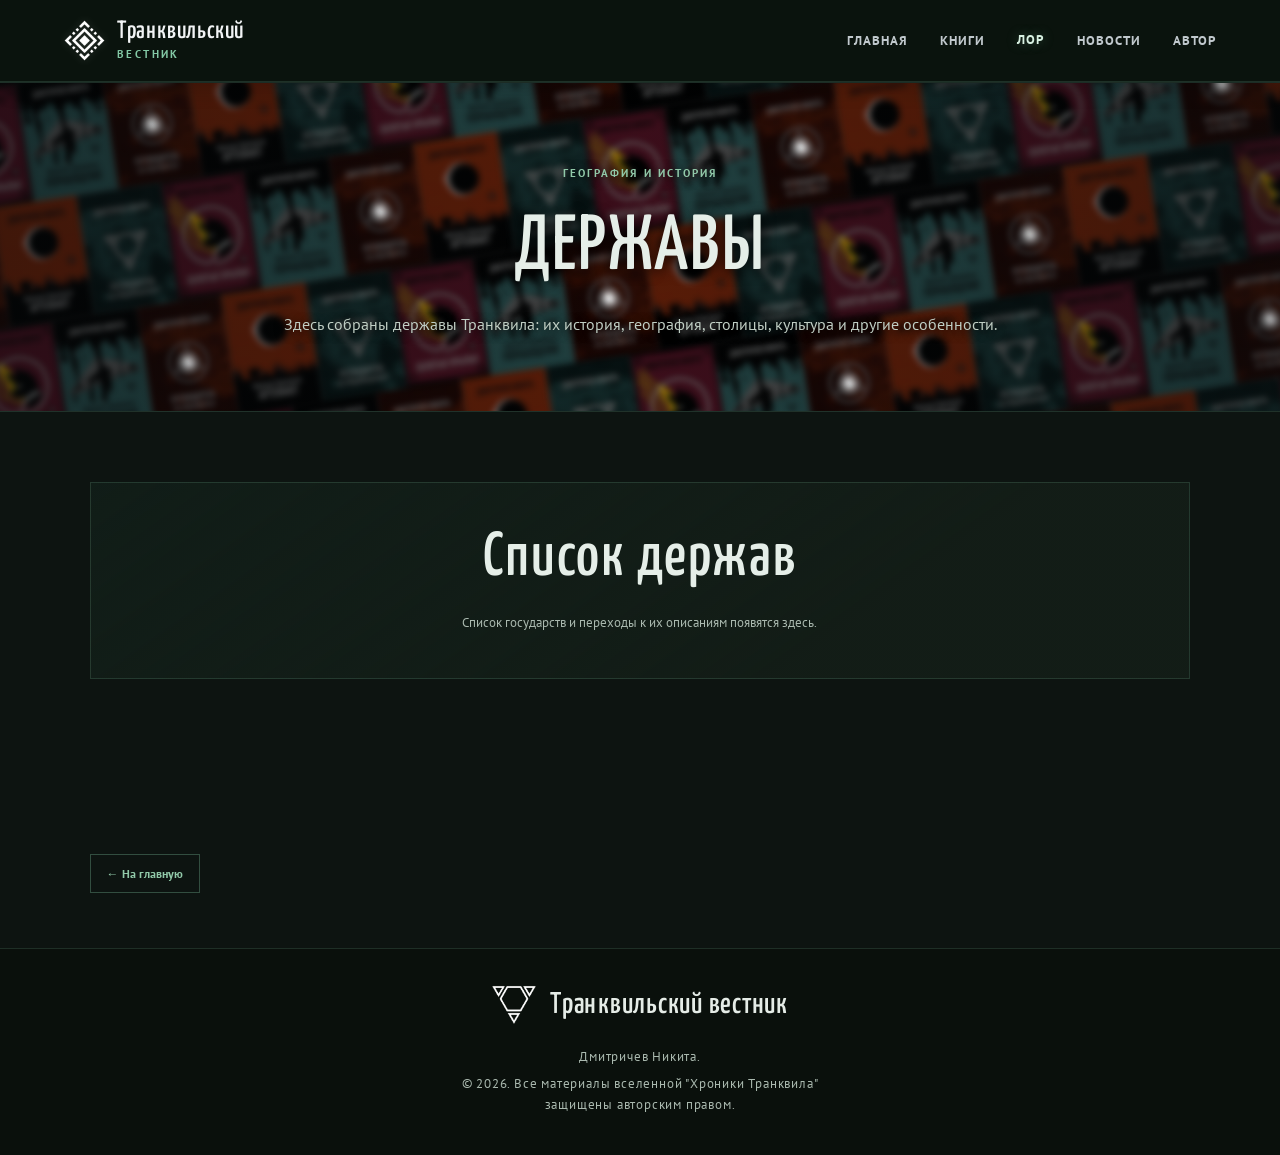
<file: lore/countries/index.html>
<!DOCTYPE html>
<html lang="ru">
<head>
  <meta charset="UTF-8">
  <meta name="viewport" content="width=device-width, initial-scale=1.0">
  <meta name="theme-color" content="#0d1411">
  <meta name="description" content="Государства и земли мира Транквила.">
  <title>Державы — Транквильский вестник</title>
  <link rel="icon" href="/assets/images/icons/%D0%98%D0%BA%D0%BE%D0%BD%D0%BA%D0%B0-%D1%81%D0%B0%D0%B9%D1%82%D0%B0.ico" sizes="any">
  <link rel="preconnect" href="https://fonts.googleapis.com">
  <link rel="preconnect" href="https://fonts.gstatic.com" crossorigin>
  <link href="https://fonts.googleapis.com/css2?family=PT+Sans:wght@400;700&family=Yanone+Kaffeesatz:wght@200;300;400;500;600;700&display=swap" rel="stylesheet">
  <link rel="stylesheet" href="/assets/css/style.css?v=20261125-crest-colors">
</head>
<body class="page-shell top-level-page lore-page">
<header class="site-header page-header">
  <a class="brand" href="/" aria-label="Транквильский вестник — на главную"><img class="brand-crest" src="/assets/images/countries/%D0%93%D0%B5%D1%80%D0%B1%20%D0%A0%D0%BE%D0%B4%D0%B4%D0%B0-%D0%9A%D0%B8%D1%80%D1%8B%20%D0%B2%D0%B5%D0%BA%D1%82%D0%BE%D1%80.png?v=20261125-white-crests" alt=""><span class="brand-name">Транквильский <span>вестник</span></span></a>
  <button class="menu-toggle" type="button" aria-label="Открыть меню" aria-expanded="false"><span></span><span></span></button>
  <nav class="main-nav" aria-label="Основная навигация">
    <a  href="/">Главная</a>
    <a  href="/books/">Книги</a>
    <a class="active" href="/lore/">Лор</a>
    <a  href="/news/">Новости</a>
    <a  href="/author/">Автор</a>
  </nav>
</header>
<main class="page-main">
  <section class="page-heading">
    <p class="eyebrow">География и история</p>
    <h1>Державы</h1>
    <p class="page-lead">Здесь собраны державы Транквила: их история, география, столицы, культура и другие особенности.</p>
  </section>
  <div class="page-content">

    <section class="content-section">
      <div class="placeholder-panel"><h2>Список держав</h2><p>Список государств и переходы к их описаниям появятся здесь.</p></div>
    </section>

  </div>
<div class="page-content section-return-wrap"><a class="section-return" href="/">← На главную</a></div>
</main>
<footer class="site-footer"><div class="footer-inner"><div class="footer-heading"><img src="/assets/images/countries/%D0%93%D0%B5%D1%80%D0%B1%20%D0%9A%D0%B0%D1%80%D1%82%D1%80%D0%B0%D0%B4%D0%B0%20%D0%B2%D0%B5%D0%BA%D1%82%D0%BE%D1%80.png?v=20261125-white-crests" alt="" class="footer-crest"><h2>Транквильский вестник</h2></div><div class="footer-copy"><p>Дмитричев Никита.</p><p>© 2026. Все материалы вселенной &quot;Хроники Транквила&quot;<br>защищены авторским правом.</p></div></div></footer>
<script src="/assets/js/main.js"></script>
</body>
</html>
</file>
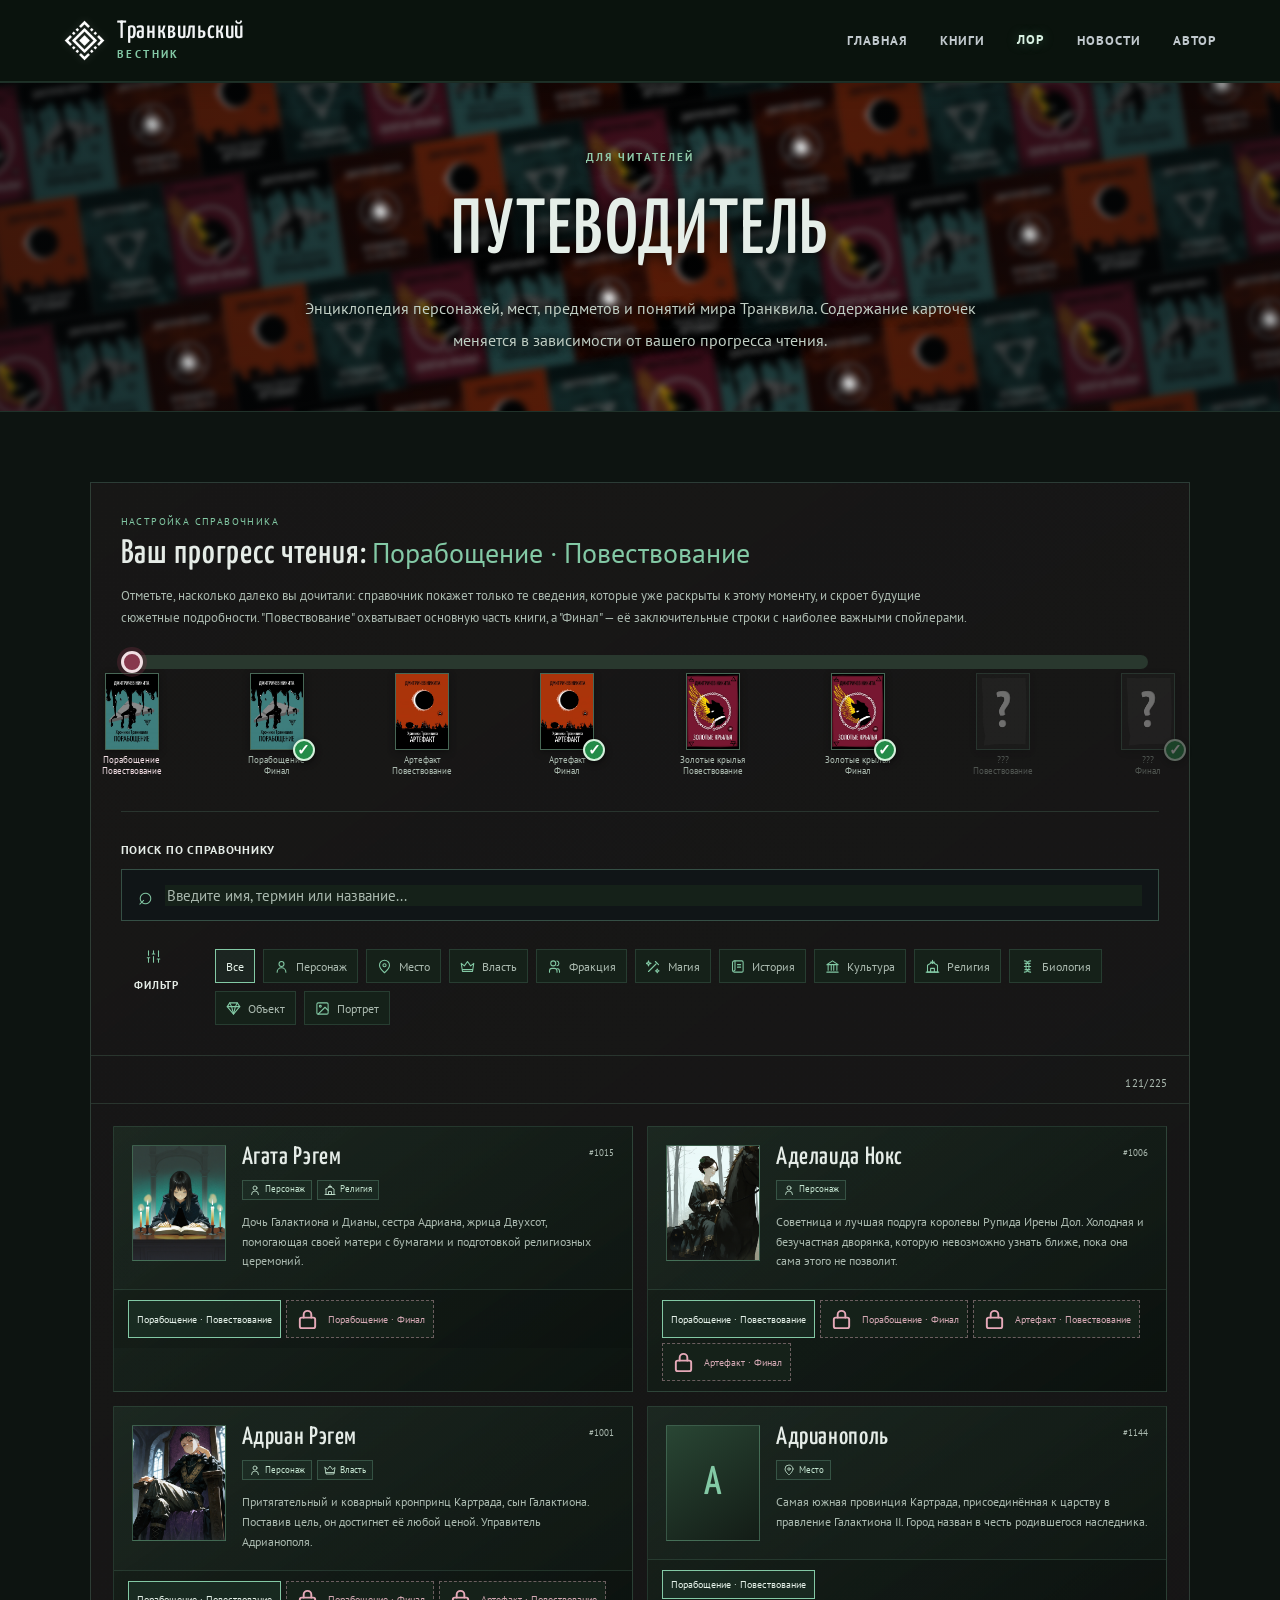
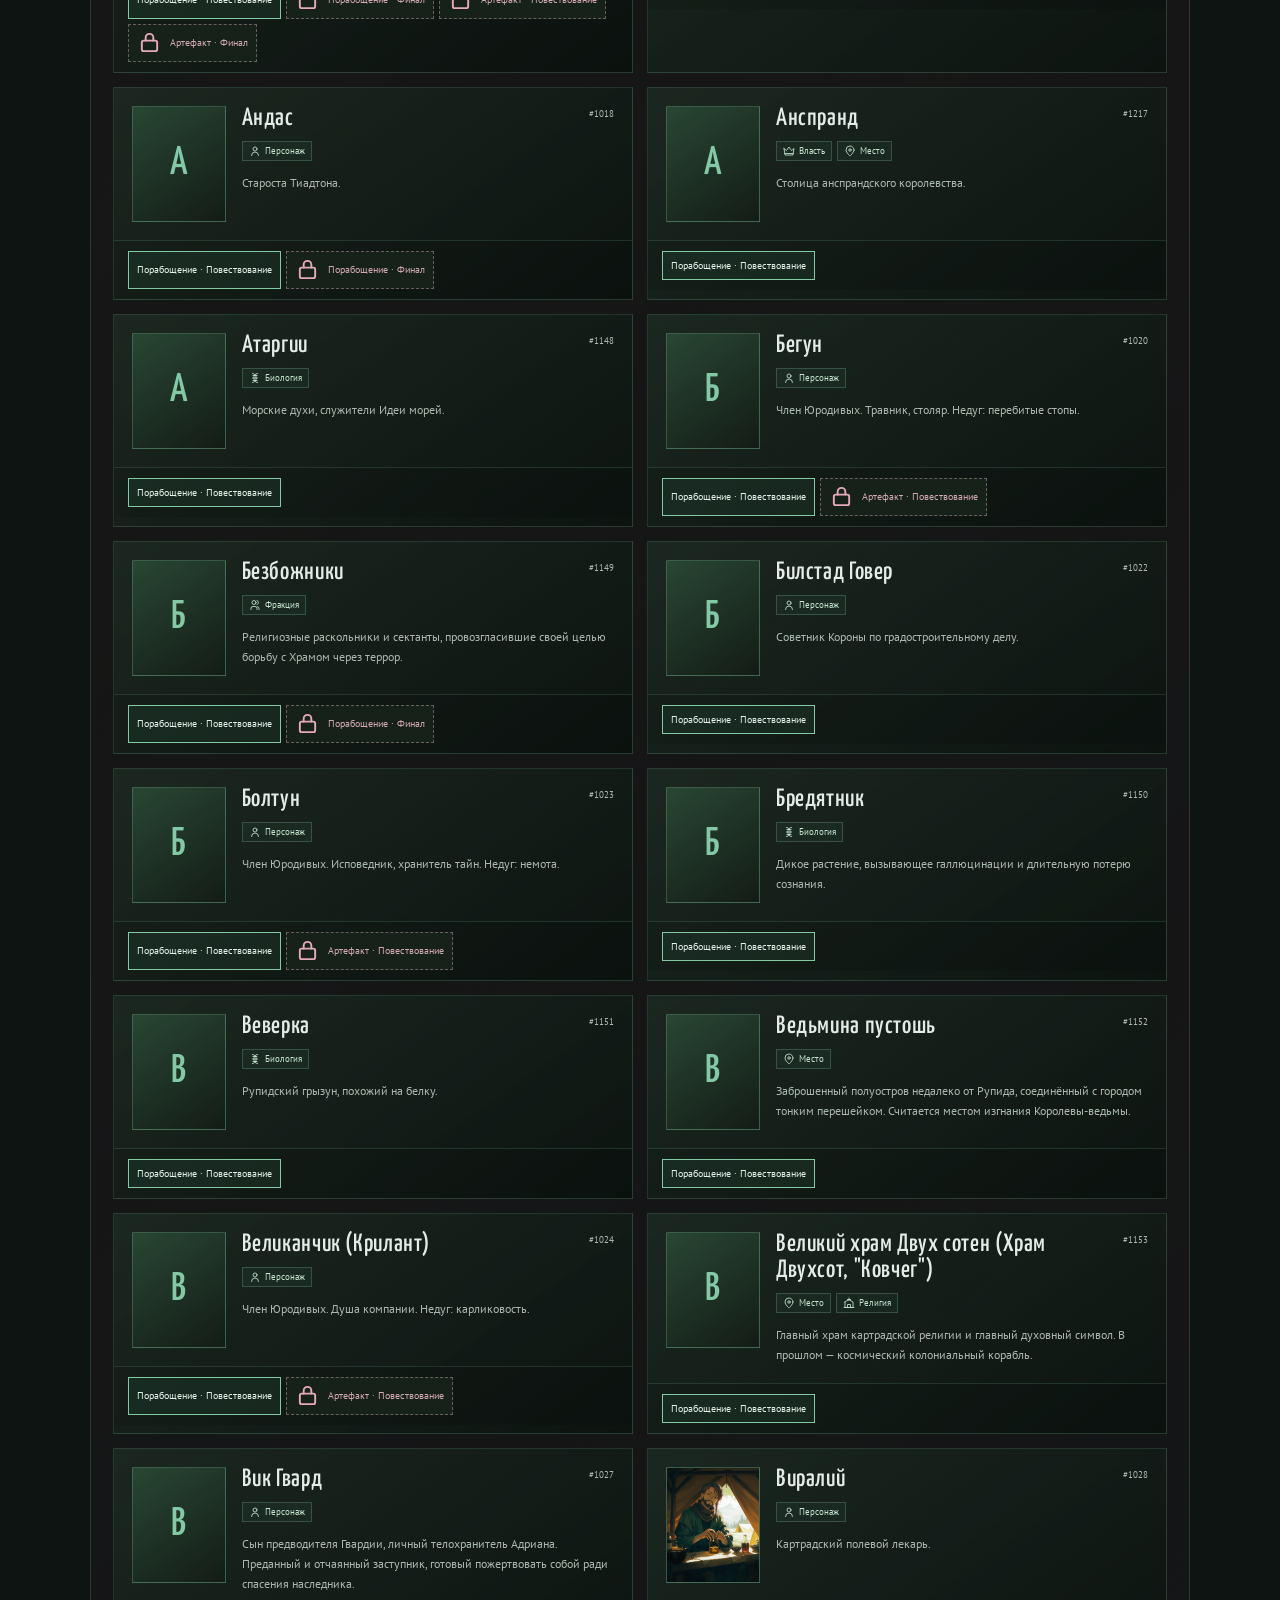
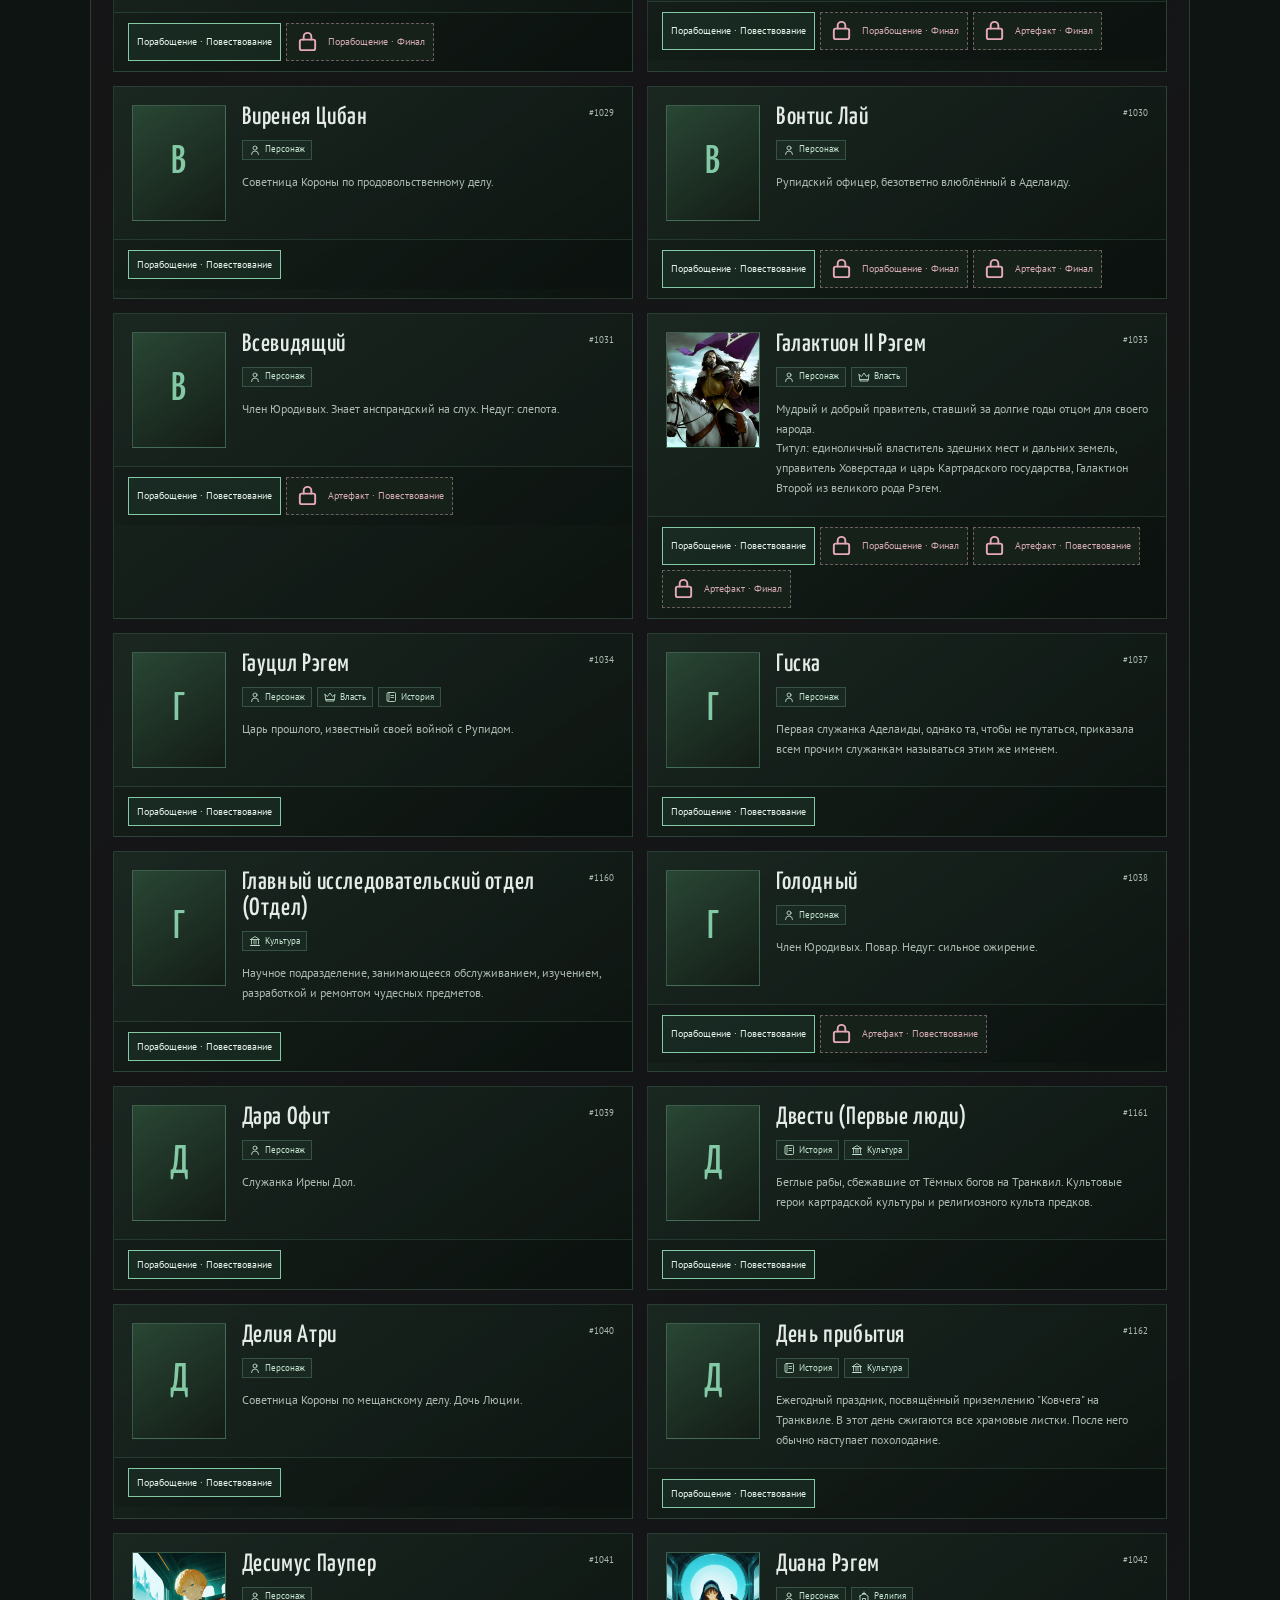
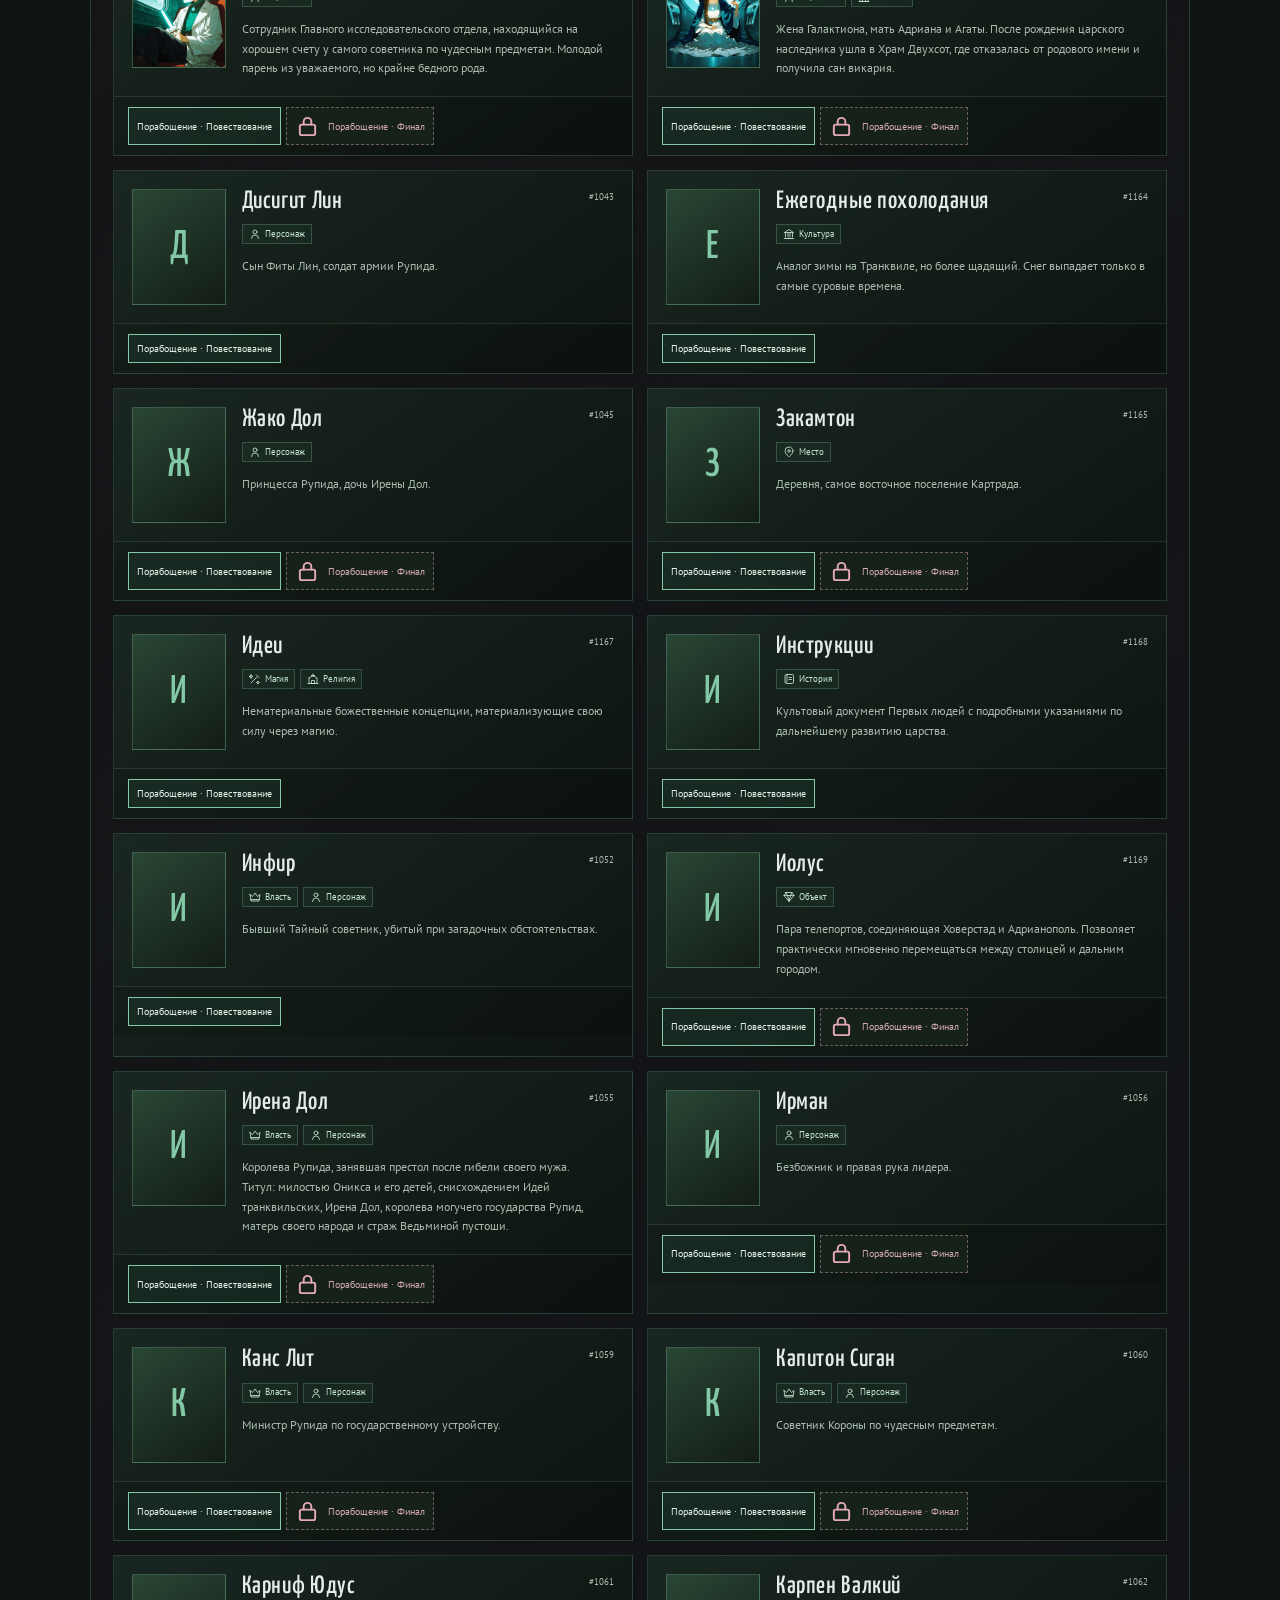
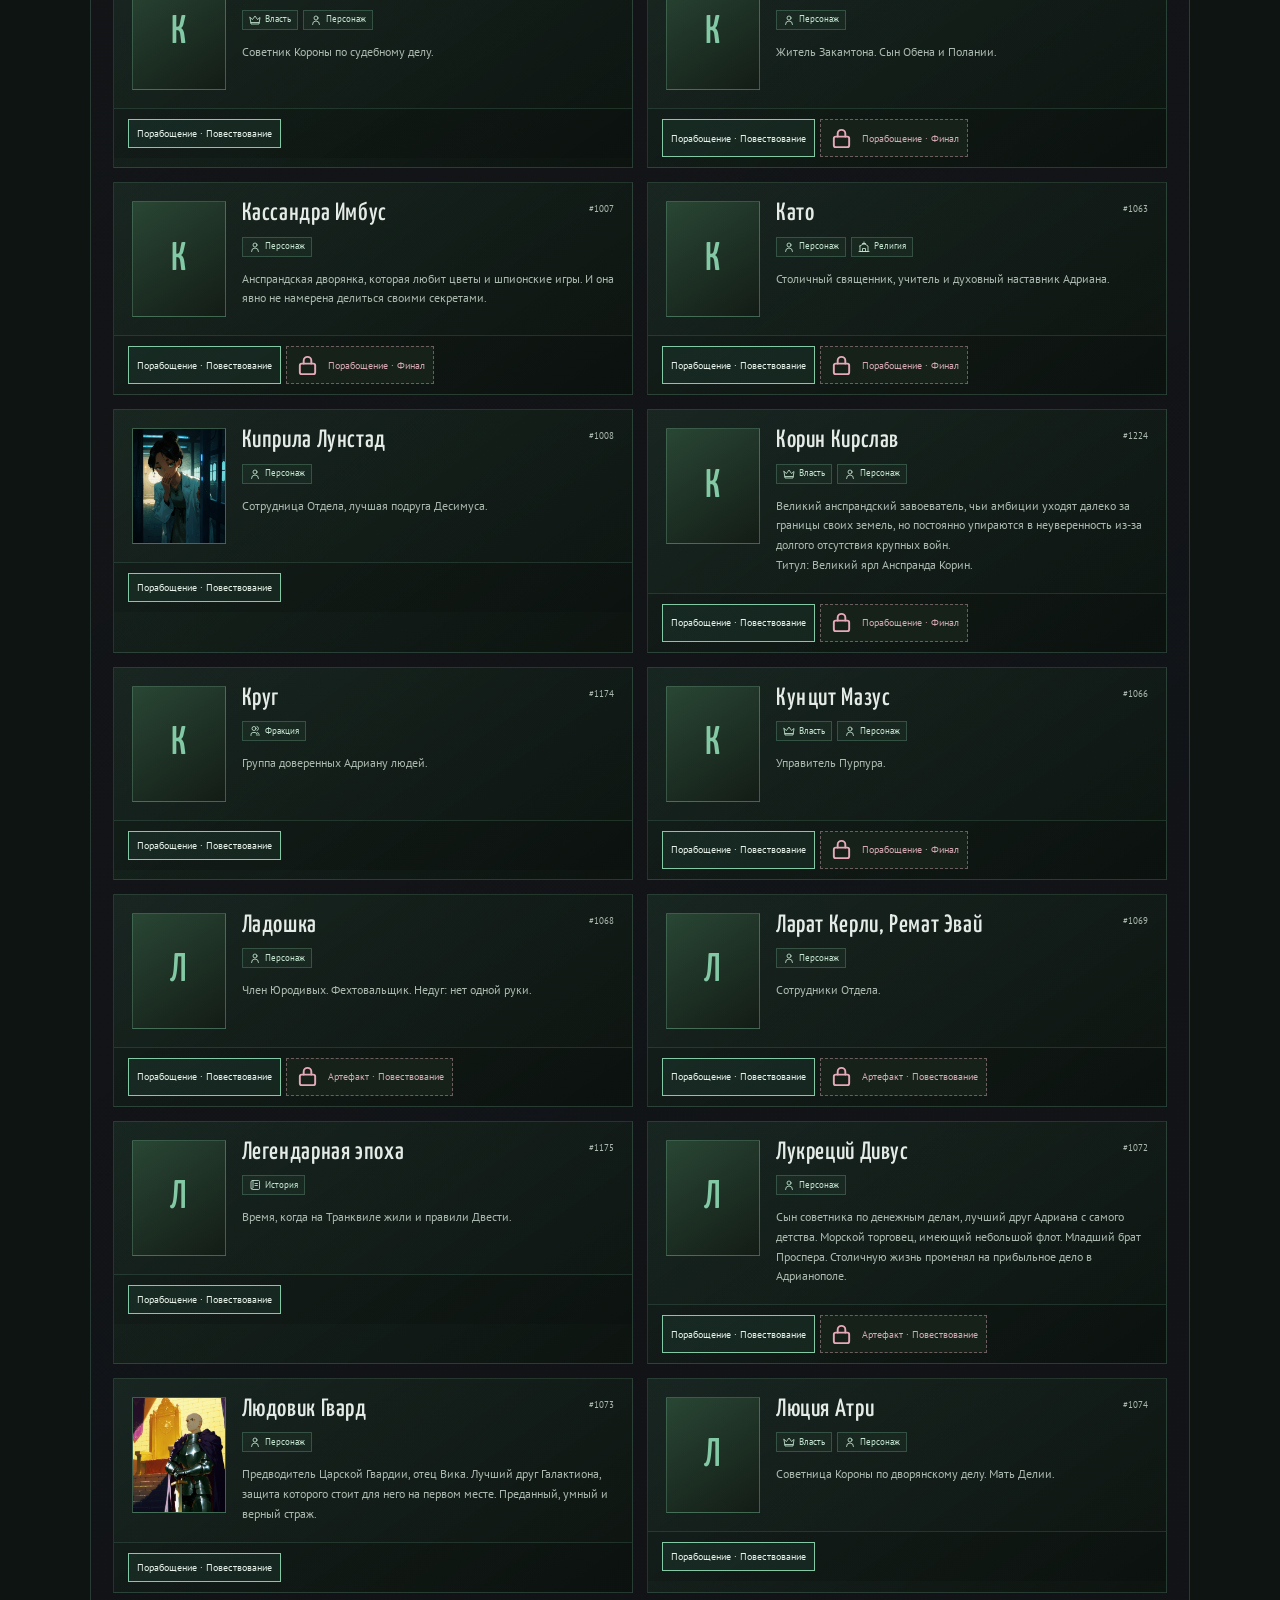
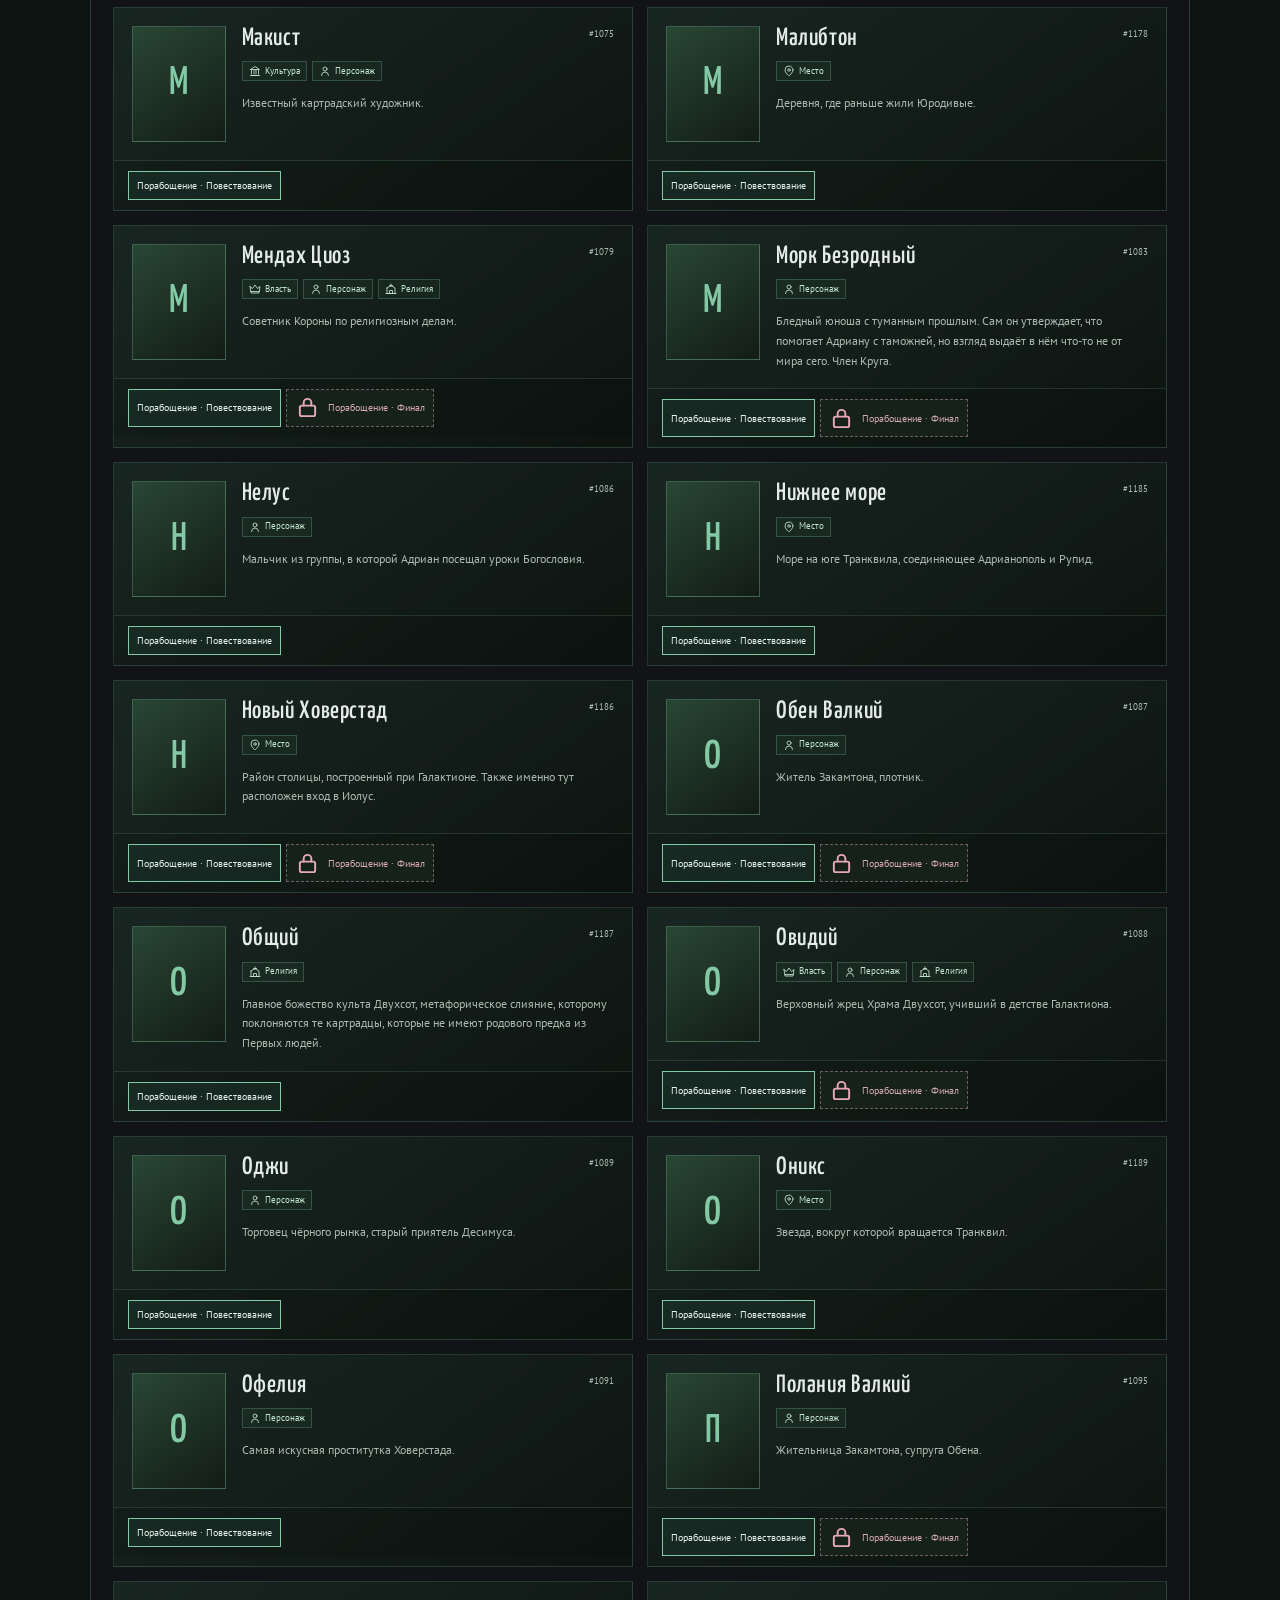
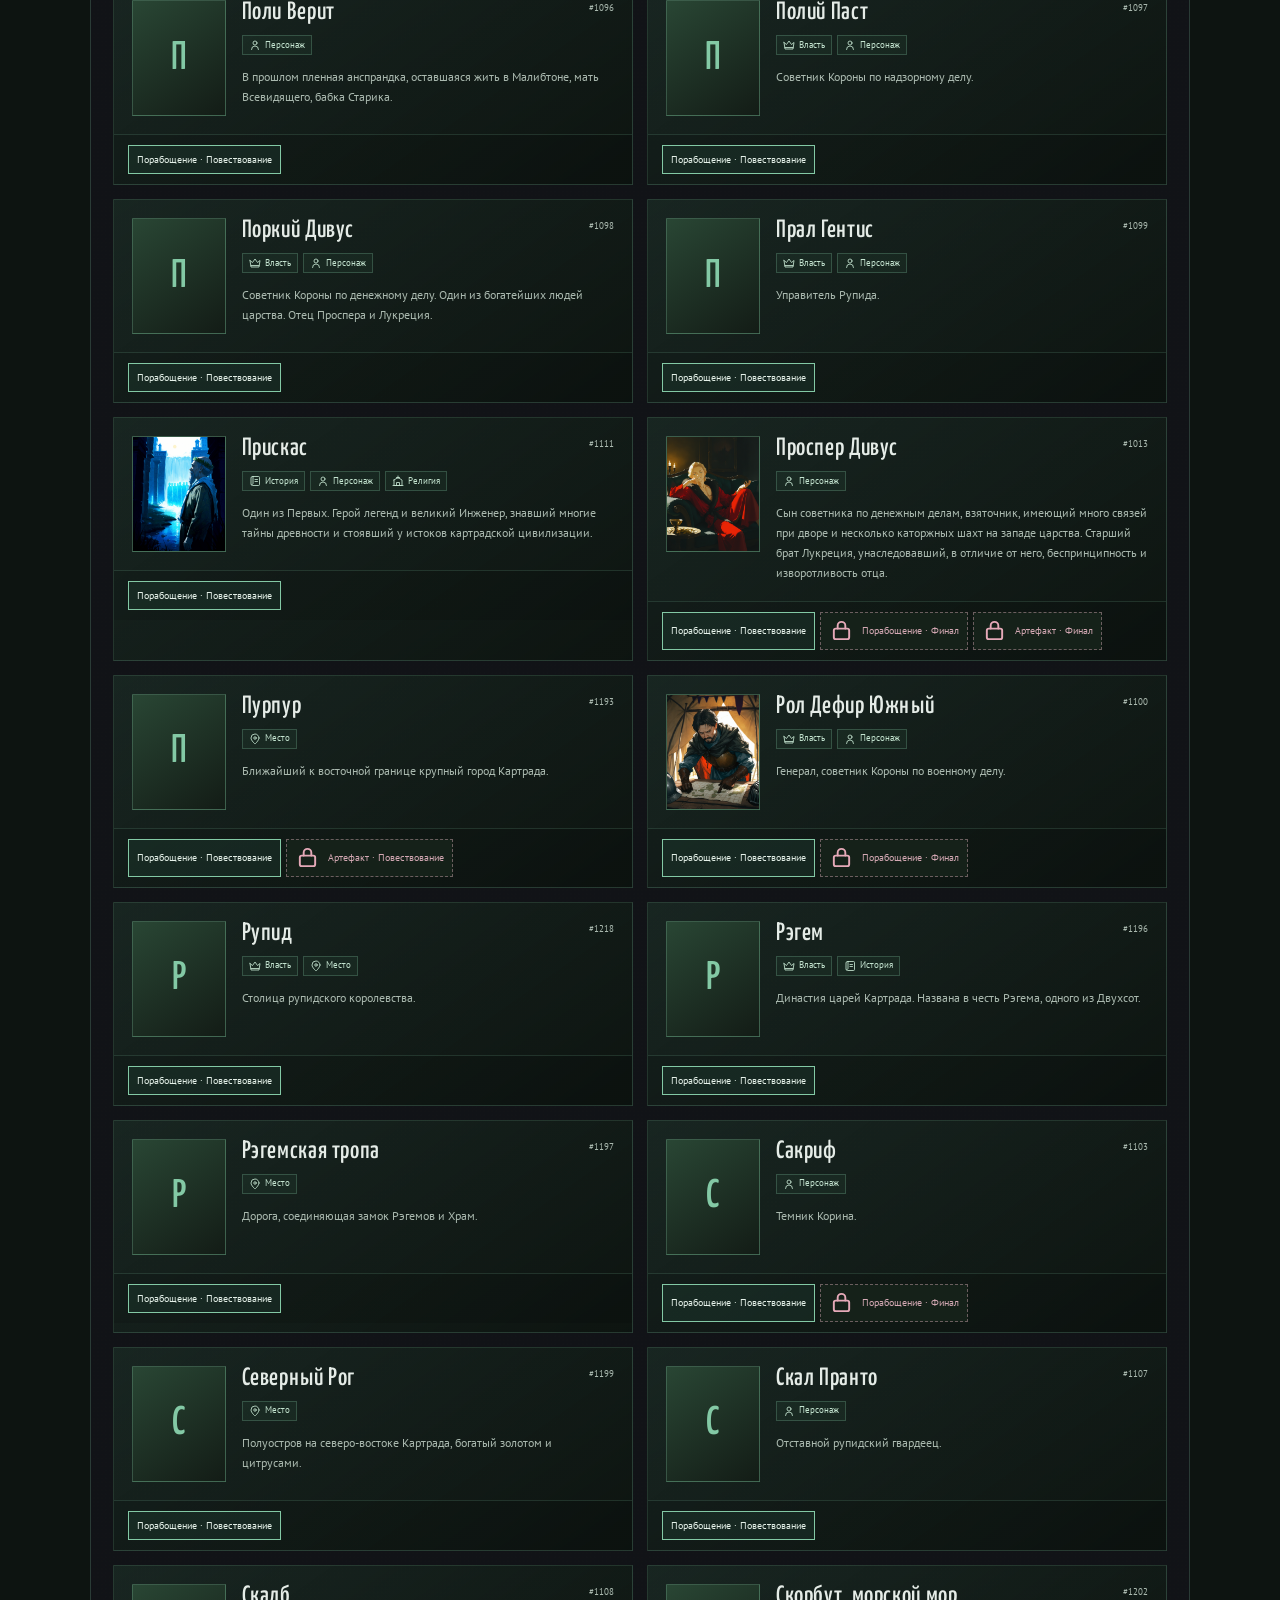
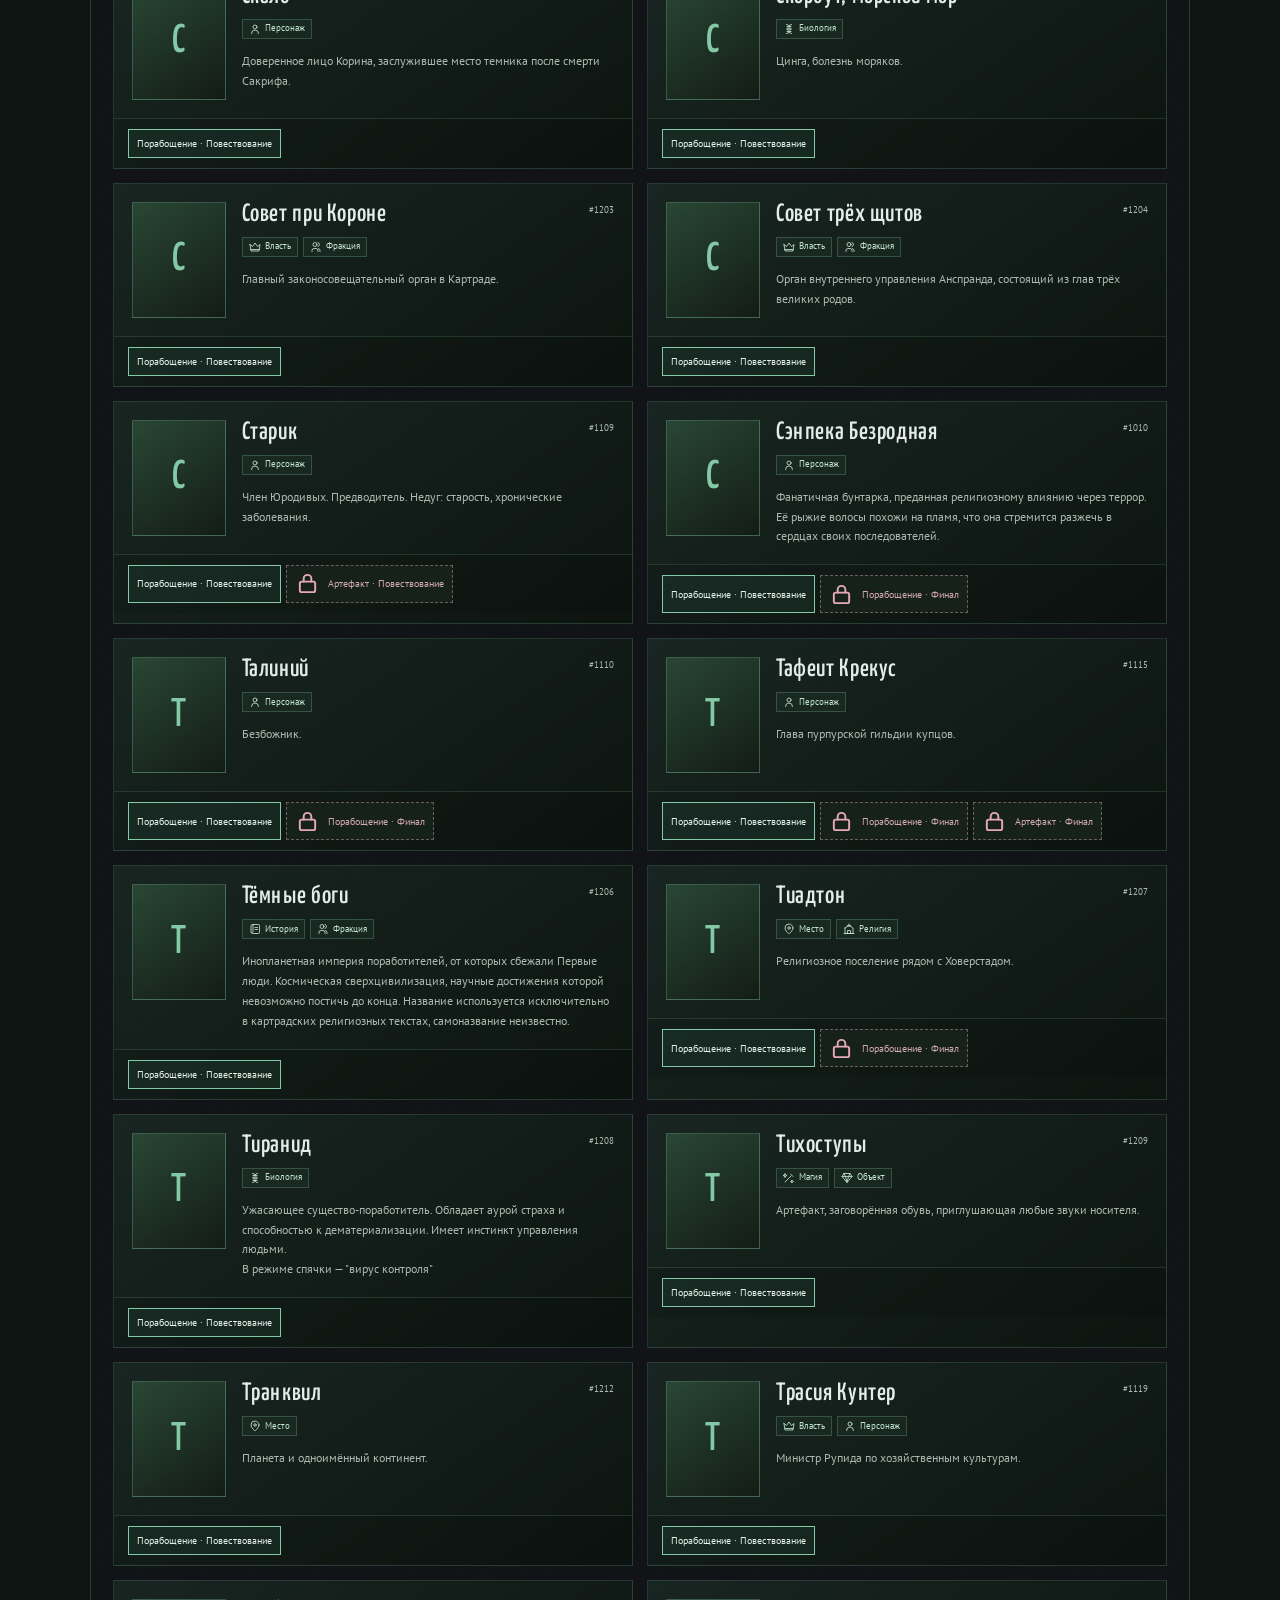
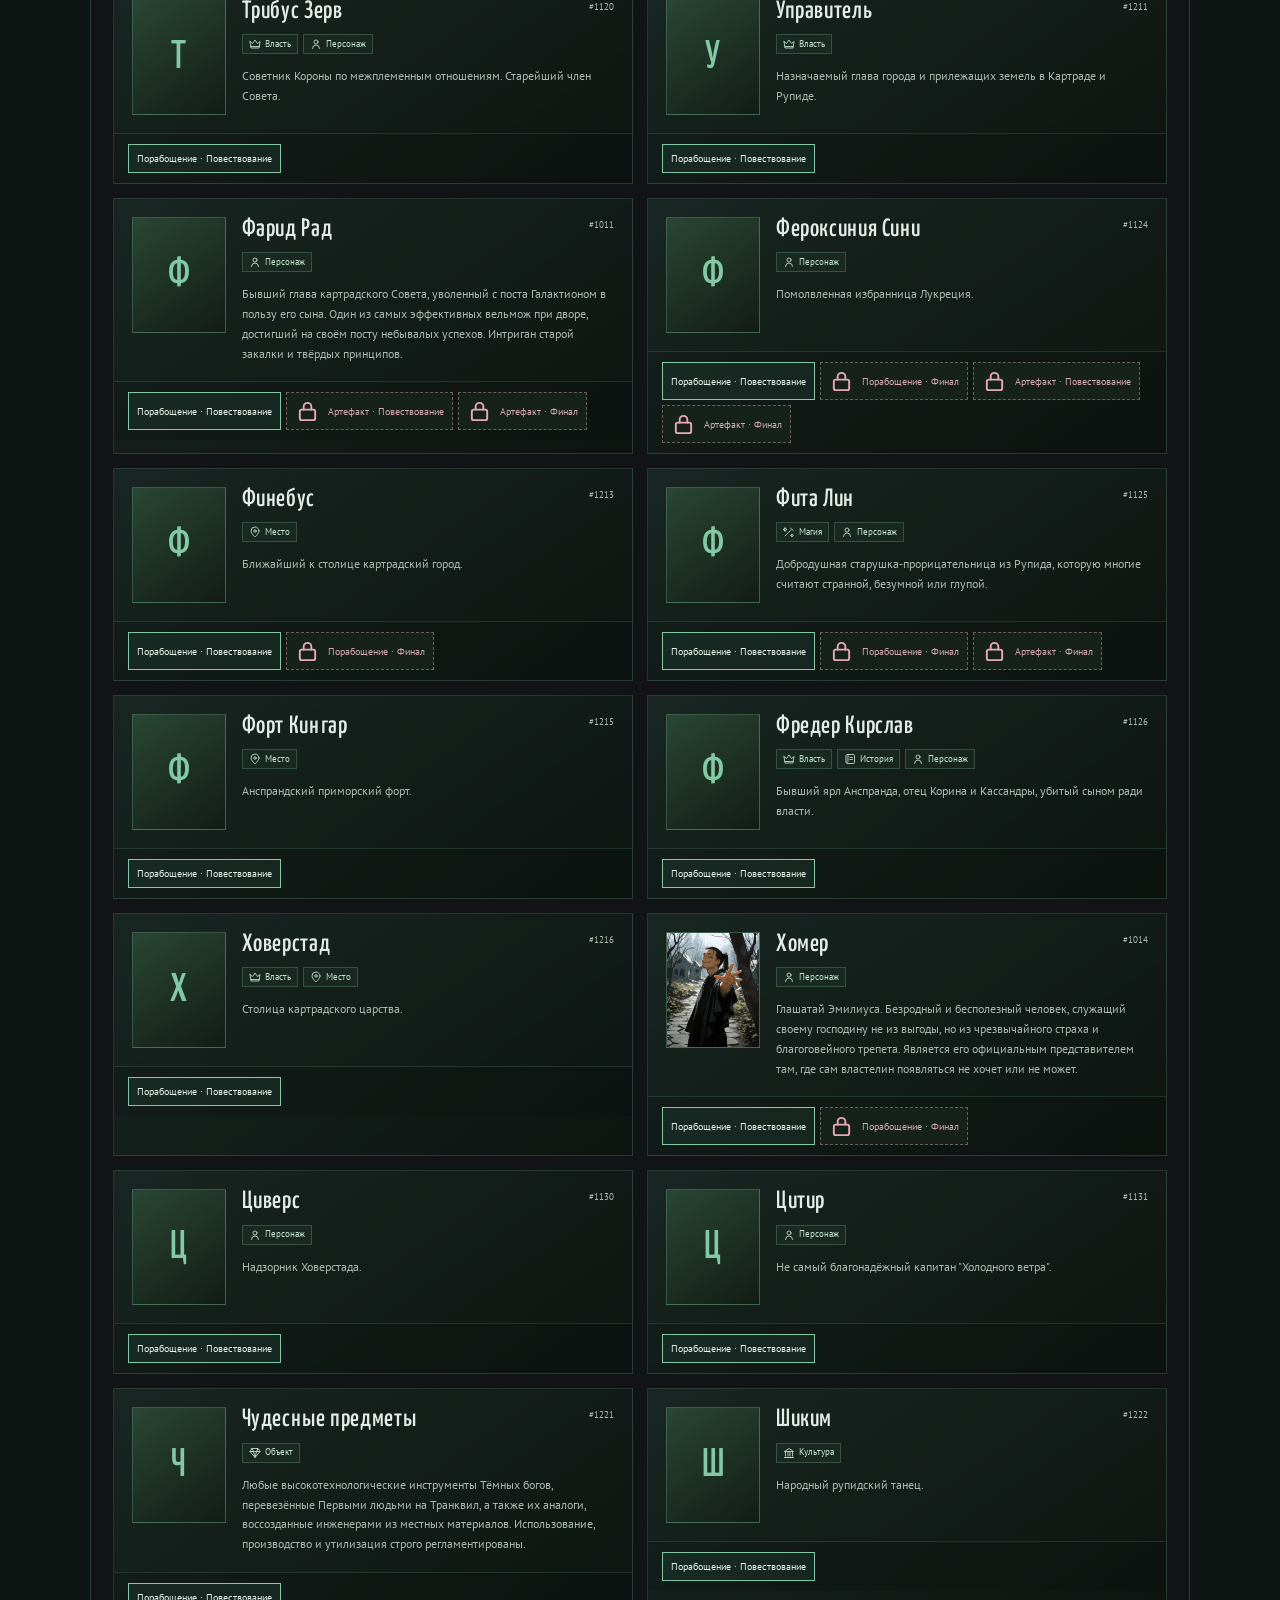
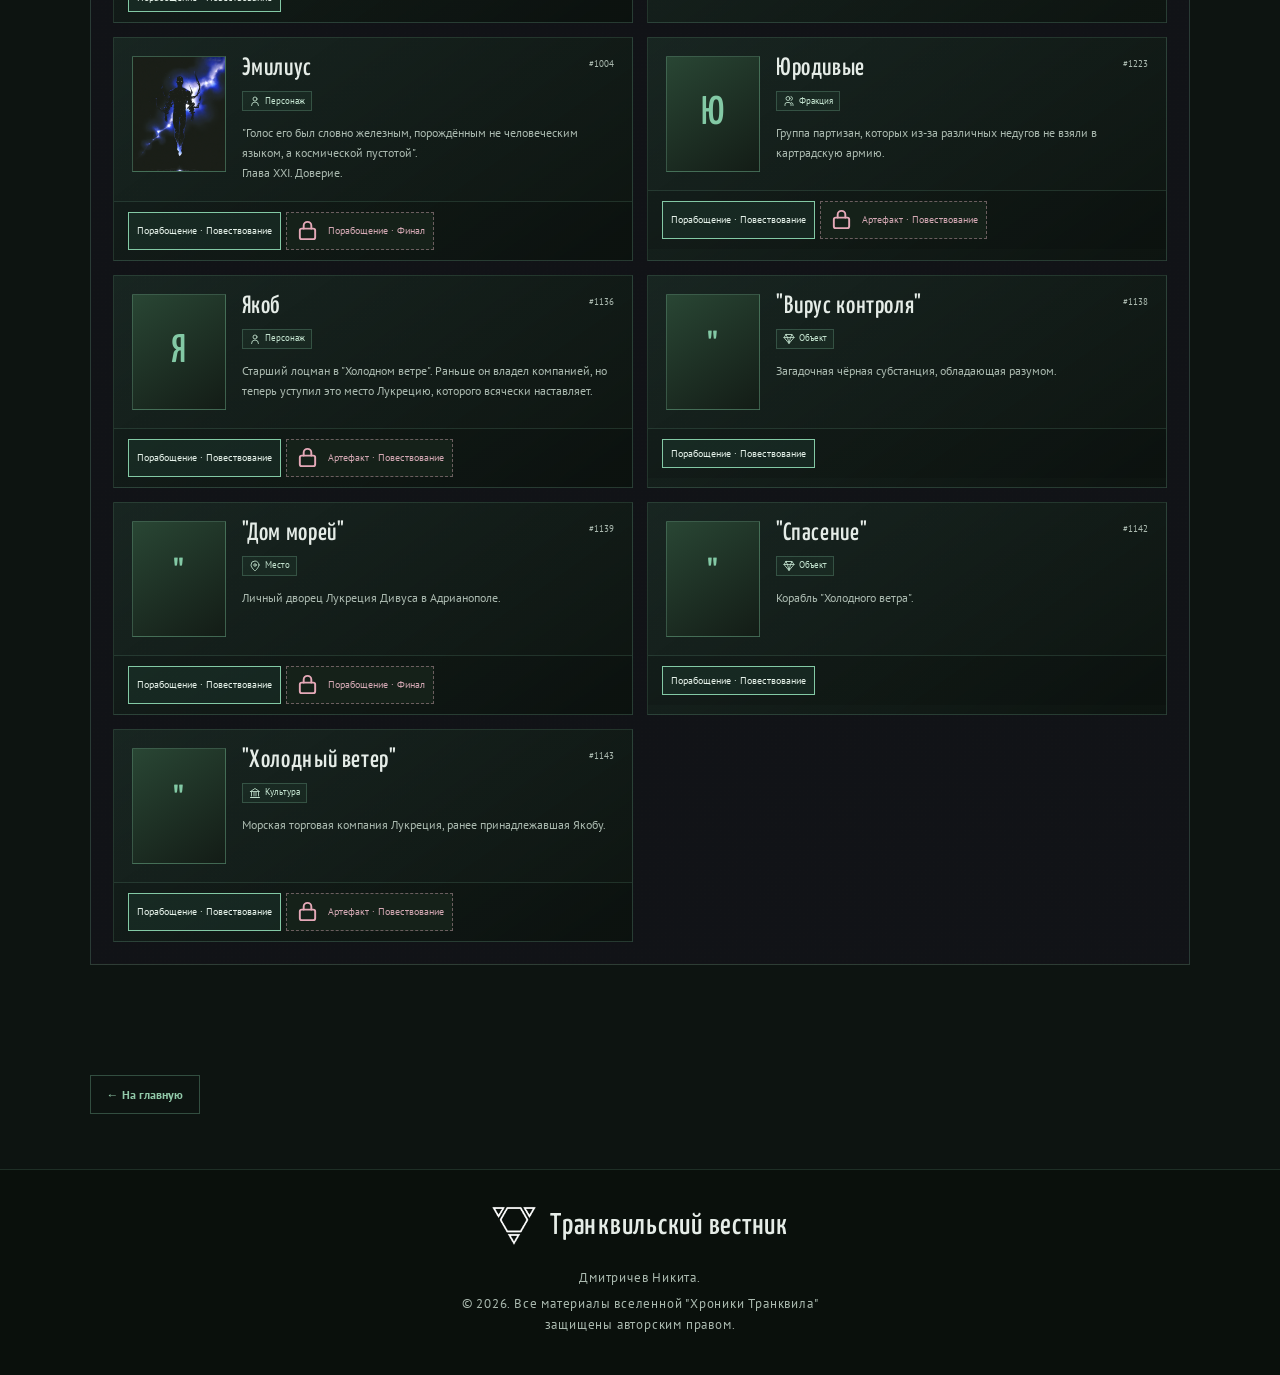
<file: lore/guide/index.html>
<!DOCTYPE html>
<html lang="ru">
<head>
  <meta charset="UTF-8">
  <meta name="viewport" content="width=device-width, initial-scale=1.0">
  <meta name="theme-color" content="#0d1411">
  <meta name="description" content="Путеводитель по персонажам и терминам мира Транквила.">
  <title>Путеводитель — Транквильский вестник</title>
  <link rel="icon" href="/assets/images/icons/%D0%98%D0%BA%D0%BE%D0%BD%D0%BA%D0%B0-%D1%81%D0%B0%D0%B9%D1%82%D0%B0.ico" sizes="any">
  <link rel="preconnect" href="https://fonts.googleapis.com">
  <link rel="preconnect" href="https://fonts.gstatic.com" crossorigin>
  <link href="https://fonts.googleapis.com/css2?family=PT+Sans:wght@400;700&family=Yanone+Kaffeesatz:wght@200;300;400;500;600;700&display=swap" rel="stylesheet">
  <link rel="stylesheet" href="/assets/css/style.css?v=20261126-guide-entity-counter">
</head>
<body class="page-shell top-level-page lore-page">
<header class="site-header page-header">
  <a class="brand" href="/" aria-label="Транквильский вестник — на главную"><img class="brand-crest" src="/assets/images/countries/%D0%93%D0%B5%D1%80%D0%B1%20%D0%A0%D0%BE%D0%B4%D0%B4%D0%B0-%D0%9A%D0%B8%D1%80%D1%8B%20%D0%B2%D0%B5%D0%BA%D1%82%D0%BE%D1%80.png?v=20261125-white-crests" alt=""><span class="brand-name">Транквильский <span>вестник</span></span></a>
  <button class="menu-toggle" type="button" aria-label="Открыть меню" aria-expanded="false"><span></span><span></span></button>
  <nav class="main-nav" aria-label="Основная навигация">
    <a  href="/">Главная</a>
    <a  href="/books/">Книги</a>
    <a class="active" href="/lore/">Лор</a>
    <a  href="/news/">Новости</a>
    <a  href="/author/">Автор</a>
  </nav>
</header>
<main class="page-main">
  <section class="page-heading">
    <p class="eyebrow">Для читателей</p>
    <h1>Путеводитель</h1>
    <p class="page-lead">Энциклопедия персонажей, мест, предметов и понятий мира Транквила. Содержание карточек меняется в зависимости от вашего прогресса чтения.</p>
  </section>
  <div class="page-content">
    <section class="guide-dictionary" aria-label="Справочник по миру Транквила">
      <div class="guide-toolbar">
        <section class="guide-progress" aria-labelledby="guide-progress-heading">
          <div class="guide-progress-heading">
            <div>
              <p class="guide-control-eyebrow">Настройка справочника</p>
              <h2 id="guide-progress-heading">Ваш прогресс чтения: <output id="guide-progress-current" for="guide-progress-slider">Порабощение · Повествование</output></h2>
            </div>
          </div>
          <p class="guide-progress-explanation">Отметьте, насколько далеко вы дочитали: справочник покажет только те сведения, которые уже раскрыты к этому моменту, и скроет будущие сюжетные подробности. "Повествование" охватывает основную часть книги, а "Финал" — её заключительные строки с наиболее важными спойлерами.</p>
          <div class="guide-progress-control">
            <span id="guide-progress-fill" class="guide-progress-fill" aria-hidden="true"></span>
            <input id="guide-progress-slider" class="guide-progress-slider" type="range" min="1" max="8" step="1" value="1" aria-label="Ваш прогресс чтения">
            <div id="guide-progress-points" class="guide-progress-points" aria-hidden="true"></div>
          </div>
        </section>
        <div class="guide-search-block">
          <label class="guide-search-label" for="guide-search">Поиск по справочнику</label>
          <div class="guide-search-wrap"><span aria-hidden="true">⌕</span><input id="guide-search" type="search" placeholder="Введите имя, термин или название..." autocomplete="off"></div>
        </div>
        <section class="guide-tag-filter" aria-label="Фильтр по категориям">
          <div class="guide-filter-heading"><span class="guide-filter-heading-icon" aria-hidden="true"></span><span>Фильтр</span></div>
          <div id="guide-tag-options" class="guide-tag-options"></div>
        </section>
      </div>
      <div class="guide-results-count" id="guide-results-count" aria-live="polite">0 из 0 сущностей</div>
      <div class="guide-results" id="guide-results" aria-live="polite">
        <div class="guide-loading"><span class="guide-loading-mark">⌕</span><p>Загружаем справочник…</p></div>
      </div>
    </section>
  </div>

<div class="page-content section-return-wrap"><a class="section-return" href="/">← На главную</a></div>
</main>
<footer class="site-footer"><div class="footer-inner"><div class="footer-heading"><img src="/assets/images/countries/%D0%93%D0%B5%D1%80%D0%B1%20%D0%9A%D0%B0%D1%80%D1%82%D1%80%D0%B0%D0%B4%D0%B0%20%D0%B2%D0%B5%D0%BA%D1%82%D0%BE%D1%80.png?v=20261125-white-crests" alt="" class="footer-crest"><h2>Транквильский вестник</h2></div><div class="footer-copy"><p>Дмитричев Никита.</p><p>© 2026. Все материалы вселенной &quot;Хроники Транквила&quot;<br>защищены авторским правом.</p></div></div></footer>
<script src="/assets/js/main.js?v=20261126-guide-entity-counter" defer></script>
</body>
</html>
</file>
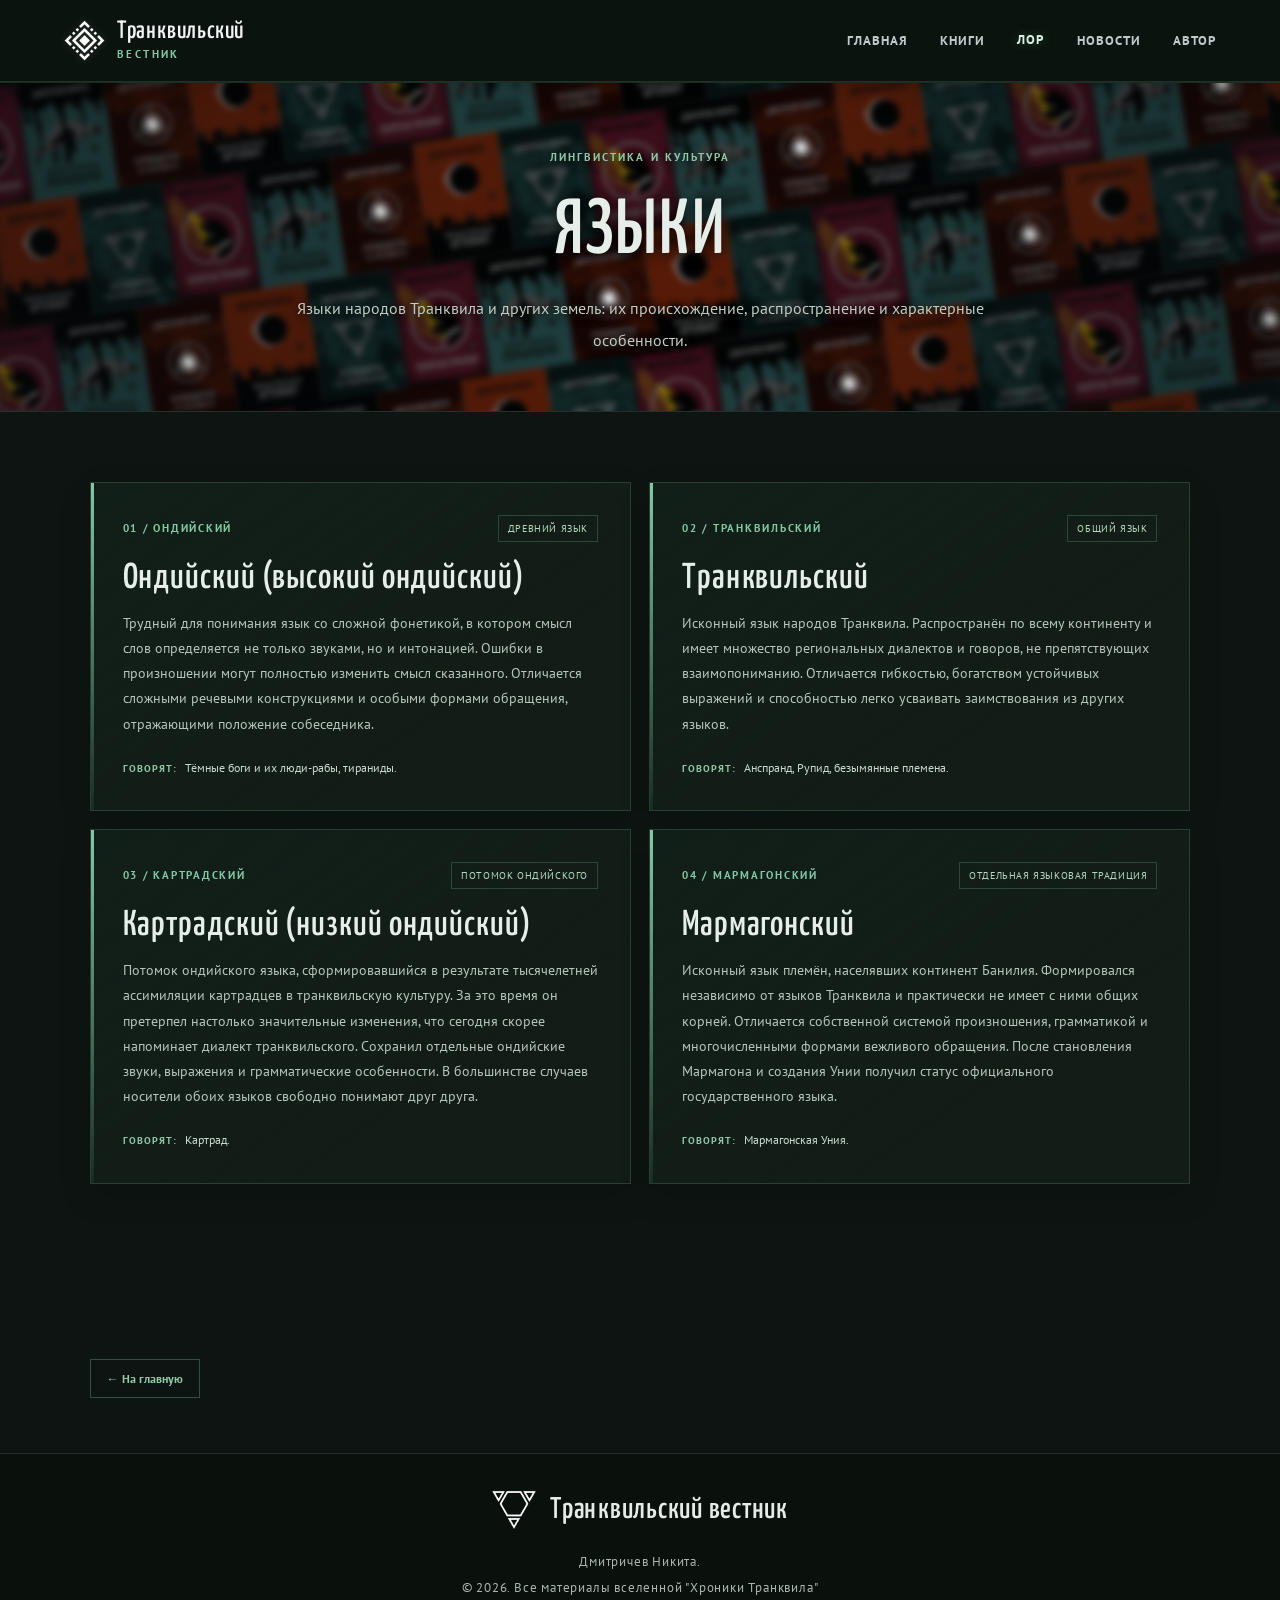
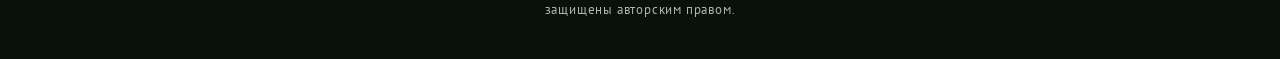
<file: lore/languages/index.html>
<!DOCTYPE html>
<html lang="ru">
<head>
  <meta charset="UTF-8">
  <meta name="viewport" content="width=device-width, initial-scale=1.0">
  <meta name="theme-color" content="#0d1411">
  <meta name="description" content="Языки народов и культур мира Транквила: происхождение, особенности и распространение.">
  <title>Языки — Транквильский вестник</title>
  <link rel="icon" href="/assets/images/icons/%D0%98%D0%BA%D0%BE%D0%BD%D0%BA%D0%B0-%D1%81%D0%B0%D0%B9%D1%82%D0%B0.ico" sizes="any">
  <link rel="preconnect" href="https://fonts.googleapis.com">
  <link rel="preconnect" href="https://fonts.gstatic.com" crossorigin>
  <link href="https://fonts.googleapis.com/css2?family=PT+Sans:wght@400;700&family=Yanone+Kaffeesatz:wght@200;300;400;500;600;700&display=swap" rel="stylesheet">
  <link rel="stylesheet" href="/assets/css/style.css?v=20261125-crest-colors">
</head>
<body class="page-shell top-level-page lore-page">
<header class="site-header page-header">
  <a class="brand" href="/" aria-label="Транквильский вестник — на главную"><img class="brand-crest" src="/assets/images/countries/%D0%93%D0%B5%D1%80%D0%B1%20%D0%A0%D0%BE%D0%B4%D0%B4%D0%B0-%D0%9A%D0%B8%D1%80%D1%8B%20%D0%B2%D0%B5%D0%BA%D1%82%D0%BE%D1%80.png?v=20261125-white-crests" alt=""><span class="brand-name">Транквильский <span>вестник</span></span></a>
  <button class="menu-toggle" type="button" aria-label="Открыть меню" aria-expanded="false"><span></span><span></span></button>
  <nav class="main-nav" aria-label="Основная навигация">
    <a href="/">Главная</a>
    <a href="/books/">Книги</a>
    <a class="active" href="/lore/">Лор</a>
    <a href="/news/">Новости</a>
    <a href="/author/">Автор</a>
  </nav>
</header>
<main class="page-main">
  <section class="page-heading">
    <p class="eyebrow">Лингвистика и культура</p>
    <h1>Языки</h1>
    <p class="page-lead">Языки народов Транквила и других земель: их происхождение, распространение и характерные особенности.</p>
  </section>
  <div class="page-content">
    <section class="content-section">
      <div class="language-list">
        <article class="language-card">
          <div class="language-card-top"><span class="language-number">01 / ОНДИЙСКИЙ</span><span class="language-origin">Древний язык</span></div>
          <h2>Ондийский <span>(высокий ондийский)</span></h2>
          <p>Трудный для понимания язык со сложной фонетикой, в котором смысл слов определяется не только звуками, но и интонацией. Ошибки в произношении могут полностью изменить смысл сказанного. Отличается сложными речевыми конструкциями и особыми формами обращения, отражающими положение собеседника.</p>
          <p class="language-speakers"><strong>Говорят:</strong> Тёмные боги и их люди-рабы, тираниды.</p>
        </article>
        <article class="language-card">
          <div class="language-card-top"><span class="language-number">02 / ТРАНКВИЛЬСКИЙ</span><span class="language-origin">Общий язык</span></div>
          <h2>Транквильский</h2>
          <p>Исконный язык народов Транквила. Распространён по всему континенту и имеет множество региональных диалектов и говоров, не препятствующих взаимопониманию. Отличается гибкостью, богатством устойчивых выражений и способностью легко усваивать заимствования из других языков.</p>
          <p class="language-speakers"><strong>Говорят:</strong> Анспранд, Рупид, безымянные племена.</p>
        </article>
        <article class="language-card">
          <div class="language-card-top"><span class="language-number">03 / КАРТРАДСКИЙ</span><span class="language-origin">Потомок ондийского</span></div>
          <h2>Картрадский <span>(низкий ондийский)</span></h2>
          <p>Потомок ондийского языка, сформировавшийся в результате тысячелетней ассимиляции картрадцев в транквильскую культуру. За это время он претерпел настолько значительные изменения, что сегодня скорее напоминает диалект транквильского. Сохранил отдельные ондийские звуки, выражения и грамматические особенности. В большинстве случаев носители обоих языков свободно понимают друг друга.</p>
          <p class="language-speakers"><strong>Говорят:</strong> Картрад.</p>
        </article>
        <article class="language-card">
          <div class="language-card-top"><span class="language-number">04 / МАРМАГОНСКИЙ</span><span class="language-origin">Отдельная языковая традиция</span></div>
          <h2>Мармагонский</h2>
          <p>Исконный язык племён, населявших континент Банилия. Формировался независимо от языков Транквила и практически не имеет с ними общих корней. Отличается собственной системой произношения, грамматикой и многочисленными формами вежливого обращения. После становления Мармагона и создания Унии получил статус официального государственного языка.</p>
          <p class="language-speakers"><strong>Говорят:</strong> Мармагонская Уния.</p>
        </article>
      </div>
    </section>
  </div>
  <div class="page-content section-return-wrap"><a class="section-return" href="/">← На главную</a></div>
</main>
<footer class="site-footer"><div class="footer-inner"><div class="footer-heading"><img src="/assets/images/countries/%D0%93%D0%B5%D1%80%D0%B1%20%D0%9A%D0%B0%D1%80%D1%82%D1%80%D0%B0%D0%B4%D0%B0%20%D0%B2%D0%B5%D0%BA%D1%82%D0%BE%D1%80.png?v=20261125-white-crests" alt="" class="footer-crest"><h2>Транквильский вестник</h2></div><div class="footer-copy"><p>Дмитричев Никита.</p><p>© 2026. Все материалы вселенной &quot;Хроники Транквила&quot;<br>защищены авторским правом.</p></div></div></footer>
<script src="/assets/js/main.js"></script>
</body>
</html>
</file>
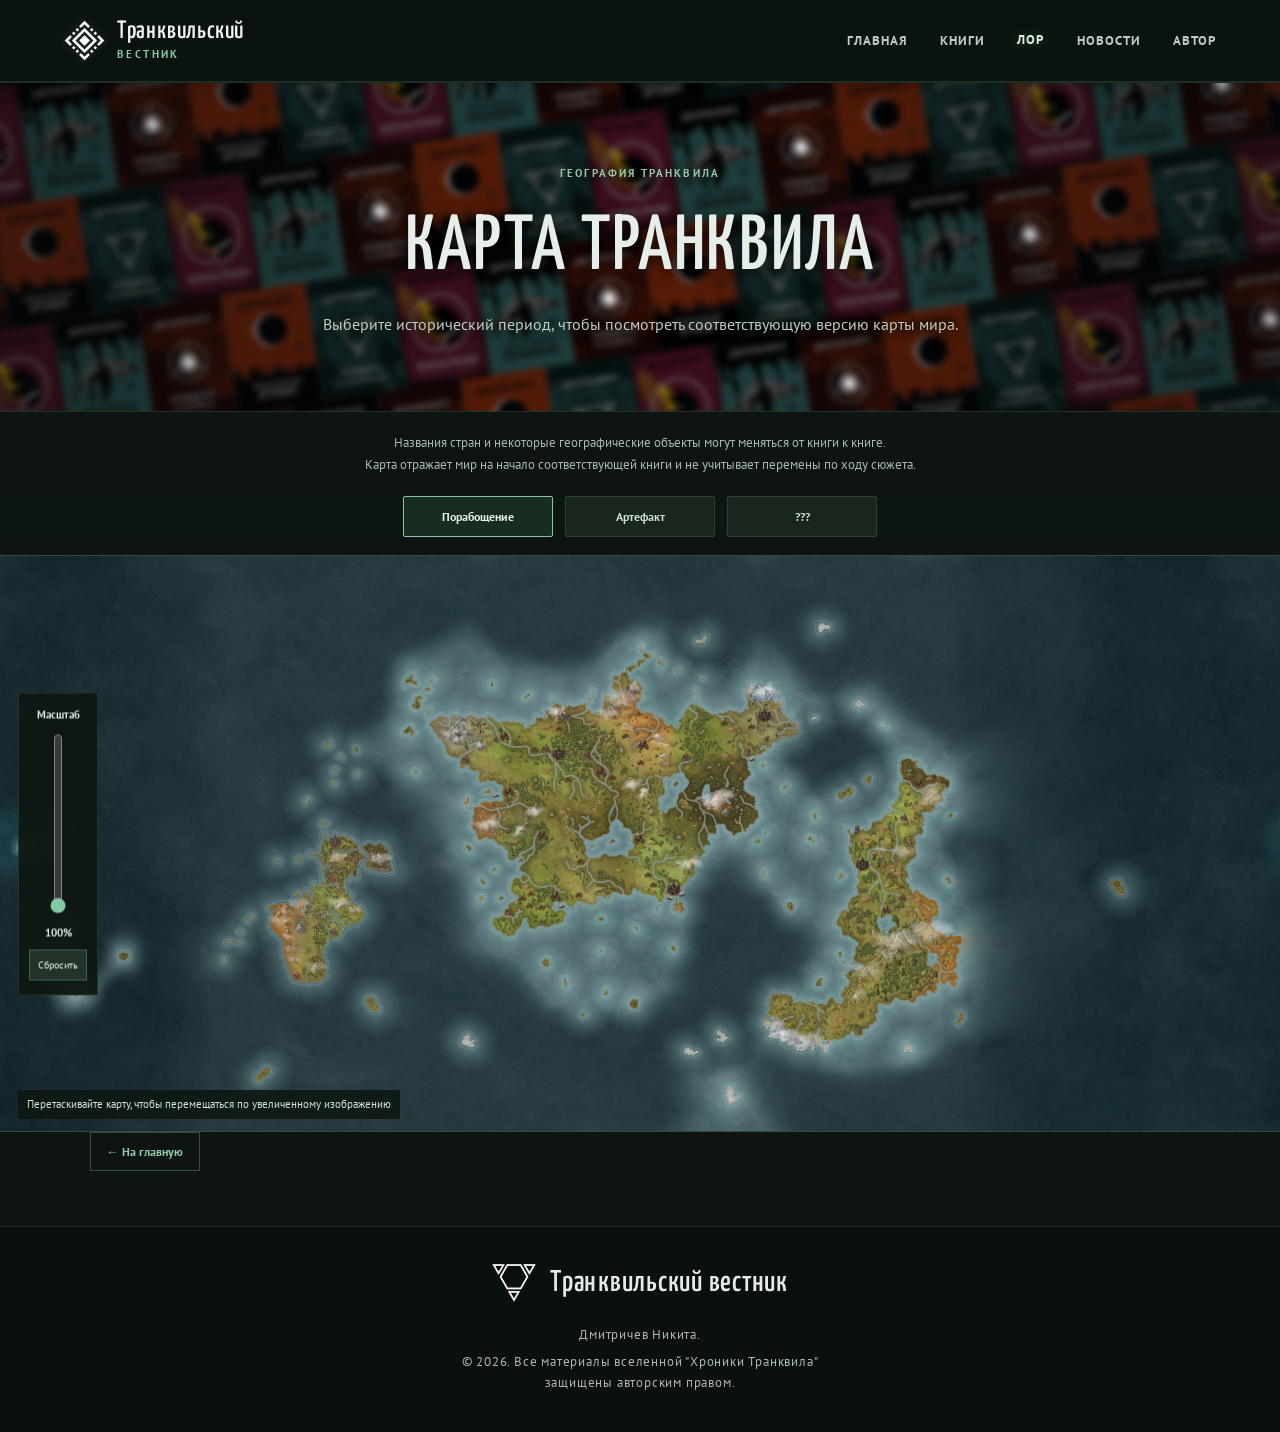
<file: lore/map/index.html>
<!DOCTYPE html>
<html lang="ru">
<head>
  <meta charset="UTF-8">
  <meta name="viewport" content="width=device-width, initial-scale=1.0">
  <meta name="theme-color" content="#0d1411">
  <meta name="description" content="Карта вымышленного мира Транквиль.">
  <title>Карта Транквила — Транквильский вестник</title>
  <link rel="icon" href="/assets/images/icons/%D0%98%D0%BA%D0%BE%D0%BD%D0%BA%D0%B0-%D1%81%D0%B0%D0%B9%D1%82%D0%B0.ico" sizes="any">
  <link rel="preconnect" href="https://fonts.googleapis.com">
  <link rel="preconnect" href="https://fonts.gstatic.com" crossorigin>
  <link href="https://fonts.googleapis.com/css2?family=PT+Sans:wght@400;700&family=Yanone+Kaffeesatz:wght@200;300;400;500;600;700&display=swap" rel="stylesheet">
  <link rel="stylesheet" href="/assets/css/style.css?v=20261125-crest-colors">
</head>
<body class="page-shell top-level-page lore-page">
<header class="site-header page-header">
  <a class="brand" href="/" aria-label="Транквильский вестник — на главную"><img class="brand-crest" src="/assets/images/countries/%D0%93%D0%B5%D1%80%D0%B1%20%D0%A0%D0%BE%D0%B4%D0%B4%D0%B0-%D0%9A%D0%B8%D1%80%D1%8B%20%D0%B2%D0%B5%D0%BA%D1%82%D0%BE%D1%80.png?v=20261125-white-crests" alt=""><span class="brand-name">Транквильский <span>вестник</span></span></a>
  <button class="menu-toggle" type="button" aria-label="Открыть меню" aria-expanded="false"><span></span><span></span></button>
  <nav class="main-nav" aria-label="Основная навигация">
    <a  href="/">Главная</a>
    <a  href="/books/">Книги</a>
    <a class="active" href="/lore/">Лор</a>
    <a  href="/news/">Новости</a>
    <a  href="/author/">Автор</a>
  </nav>
</header>
<main class="page-main">
  <section class="page-heading">
    <p class="eyebrow">География Транквила</p>
    <h1>Карта Транквила</h1>
    <p class="page-lead">Выберите исторический период, чтобы посмотреть соответствующую версию карты мира.</p>
  </section>
  <section class="map-fullscreen-section" aria-label="Интерактивная карта Транквила">
    <p class="map-disclaimer">Названия стран и некоторые географические объекты могут меняться от книги к книге.<br>Карта отражает мир на начало соответствующей книги и не учитывает перемены по ходу сюжета.</p>
    <div class="map-switcher" role="group" aria-label="Выбор исторического периода карты">
      <button class="map-period-button active" type="button" data-map-period="enslavement" aria-pressed="true">Порабощение</button>
      <button class="map-period-button" type="button" data-map-period="artifact" aria-pressed="false">Артефакт</button>
      <button class="map-period-button" type="button" data-map-period="unknown" aria-pressed="false">???</button>
    </div>
    <div class="map-viewport" id="map-viewport">
      <img id="period-map-image" class="period-map-image" src="/assets/images/maps/Транквил.png" alt="Карта Транквила периода &quot;Порабощение&quot;" draggable="false">
      <div class="map-coming-soon" id="map-coming-soon" hidden>Новая карта будет доступна после выхода следующей книги цикла</div>
      <div class="map-zoom-controls" aria-label="Управление масштабом карты">
        <label for="map-zoom">Масштаб</label>
        <input id="map-zoom" type="range" min="1" max="4" step="0.1" value="1" orient="vertical" aria-label="Увеличение карты">
        <output id="map-zoom-value" for="map-zoom">100%</output>
        <button id="map-zoom-reset" type="button">Сбросить</button>
      </div>
      <p class="map-pan-hint">Перетаскивайте карту, чтобы перемещаться по увеличенному изображению</p>
      <p class="map-image-error" id="map-image-error" hidden>Не удалось загрузить изображение карты. Проверьте путь к файлу в репозитории.</p>
    </div>
  </section>

<div class="page-content section-return-wrap"><a class="section-return" href="/">← На главную</a></div>
</main>
<footer class="site-footer"><div class="footer-inner"><div class="footer-heading"><img src="/assets/images/countries/%D0%93%D0%B5%D1%80%D0%B1%20%D0%9A%D0%B0%D1%80%D1%82%D1%80%D0%B0%D0%B4%D0%B0%20%D0%B2%D0%B5%D0%BA%D1%82%D0%BE%D1%80.png?v=20261125-white-crests" alt="" class="footer-crest"><h2>Транквильский вестник</h2></div><div class="footer-copy"><p>Дмитричев Никита.</p><p>© 2026. Все материалы вселенной &quot;Хроники Транквила&quot;<br>защищены авторским правом.</p></div></div></footer>
<script src="/assets/js/main.js?v=20261124-map-position" defer></script>
</body>
</html>
</file>
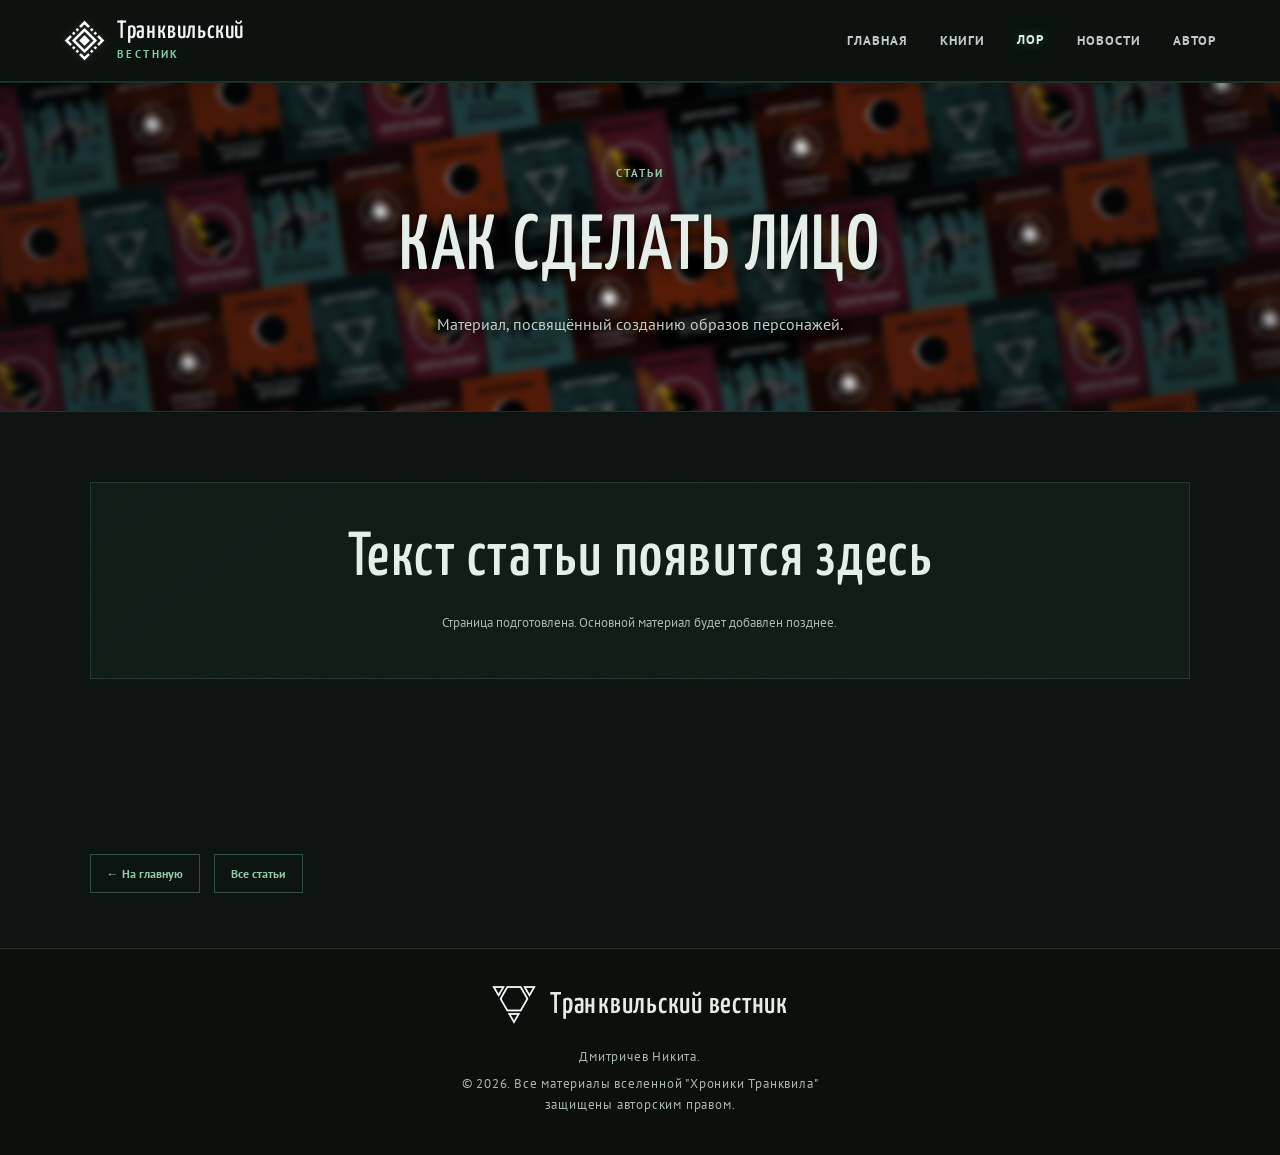
<file: lore/articles/how-to-make-a-face/index.html>
<!DOCTYPE html>
<html lang="ru">
<head>
  <meta charset="UTF-8">
  <meta name="viewport" content="width=device-width, initial-scale=1.0">
  <meta name="theme-color" content="#0d1411">
  <meta name="description" content="Статья &quot;Как сделать лицо&quot; на сайте &quot;Транквильский вестник&quot;.">
  <title>Как сделать лицо — Транквильский вестник</title>
  <link rel="icon" href="/assets/images/icons/%D0%98%D0%BA%D0%BE%D0%BD%D0%BA%D0%B0-%D1%81%D0%B0%D0%B9%D1%82%D0%B0.ico" sizes="any">
  <link rel="preconnect" href="https://fonts.googleapis.com">
  <link rel="preconnect" href="https://fonts.gstatic.com" crossorigin>
  <link href="https://fonts.googleapis.com/css2?family=PT+Sans:wght@400;700&family=Yanone+Kaffeesatz:wght@200;300;400;500;600;700&display=swap" rel="stylesheet">
  <link rel="stylesheet" href="/assets/css/style.css?v=20261125-crest-colors">
</head>
<body class="page-shell top-level-page lore-page">
<header class="site-header page-header">
  <a class="brand" href="/" aria-label="Транквильский вестник — на главную"><img class="brand-crest" src="/assets/images/countries/%D0%93%D0%B5%D1%80%D0%B1%20%D0%A0%D0%BE%D0%B4%D0%B4%D0%B0-%D0%9A%D0%B8%D1%80%D1%8B%20%D0%B2%D0%B5%D0%BA%D1%82%D0%BE%D1%80.png?v=20261125-white-crests" alt=""><span class="brand-name">Транквильский <span>вестник</span></span></a>
  <button class="menu-toggle" type="button" aria-label="Открыть меню" aria-expanded="false"><span></span><span></span></button>
  <nav class="main-nav" aria-label="Основная навигация">
    <a  href="/">Главная</a>
    <a  href="/books/">Книги</a>
    <a class="active" href="/lore/">Лор</a>
    <a  href="/news/">Новости</a>
    <a  href="/author/">Автор</a>
  </nav>
</header>
<main class="page-main">
  <section class="page-heading">
    <p class="eyebrow">Статьи</p>
    <h1>Как сделать лицо</h1>
    <p class="page-lead">Материал, посвящённый созданию образов персонажей.</p>
  </section>
  <div class="page-content">
<section class="content-section"><div class="placeholder-panel"><h2>Текст статьи появится здесь</h2><p>Страница подготовлена. Основной материал будет добавлен позднее.</p></div></section>
  </div>
<div class="page-content section-return-wrap article-return-wrap"><a class="section-return" href="/">← На главную</a><a class="section-return" href="/lore/articles/">Все статьи</a></div>
</main>
<footer class="site-footer"><div class="footer-inner"><div class="footer-heading"><img src="/assets/images/countries/%D0%93%D0%B5%D1%80%D0%B1%20%D0%9A%D0%B0%D1%80%D1%82%D1%80%D0%B0%D0%B4%D0%B0%20%D0%B2%D0%B5%D0%BA%D1%82%D0%BE%D1%80.png?v=20261125-white-crests" alt="" class="footer-crest"><h2>Транквильский вестник</h2></div><div class="footer-copy"><p>Дмитричев Никита.</p><p>© 2026. Все материалы вселенной &quot;Хроники Транквила&quot;<br>защищены авторским правом.</p></div></div></footer>
<script src="/assets/js/main.js"></script>
</body>
</html>
</file>
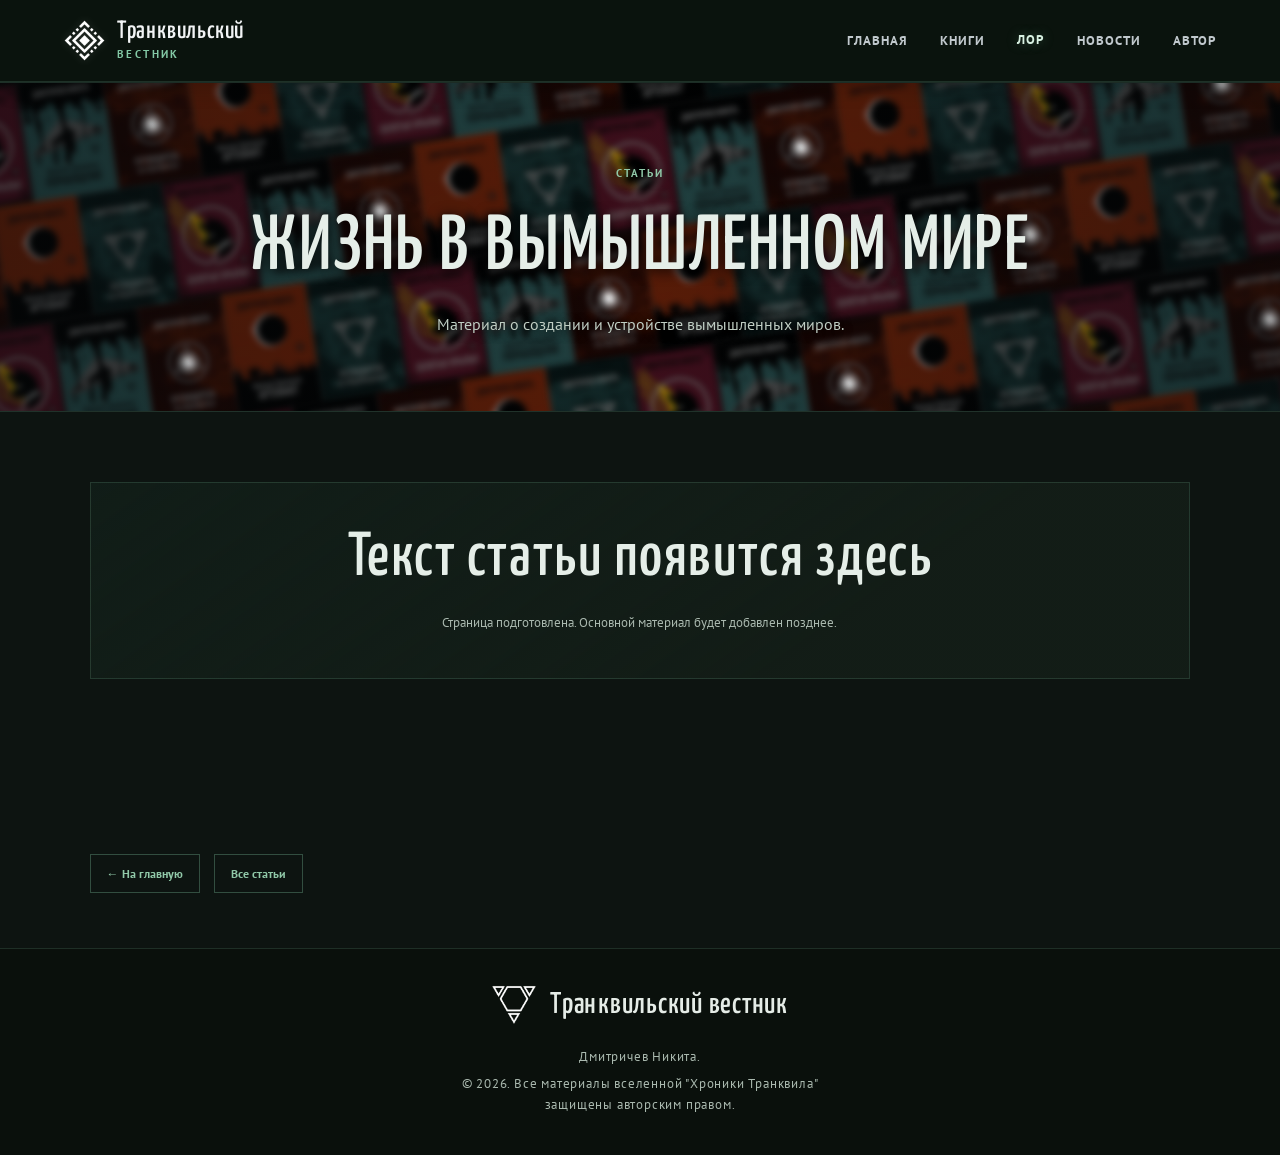
<file: lore/articles/life-in-a-fictional-world/index.html>
<!DOCTYPE html>
<html lang="ru">
<head>
  <meta charset="UTF-8">
  <meta name="viewport" content="width=device-width, initial-scale=1.0">
  <meta name="theme-color" content="#0d1411">
  <meta name="description" content="Статья &quot;Жизнь в вымышленном мире&quot; на сайте &quot;Транквильский вестник&quot;.">
  <title>Жизнь в вымышленном мире — Транквильский вестник</title>
  <link rel="icon" href="/assets/images/icons/%D0%98%D0%BA%D0%BE%D0%BD%D0%BA%D0%B0-%D1%81%D0%B0%D0%B9%D1%82%D0%B0.ico" sizes="any">
  <link rel="preconnect" href="https://fonts.googleapis.com">
  <link rel="preconnect" href="https://fonts.gstatic.com" crossorigin>
  <link href="https://fonts.googleapis.com/css2?family=PT+Sans:wght@400;700&family=Yanone+Kaffeesatz:wght@200;300;400;500;600;700&display=swap" rel="stylesheet">
  <link rel="stylesheet" href="/assets/css/style.css?v=20261125-crest-colors">
</head>
<body class="page-shell top-level-page lore-page">
<header class="site-header page-header">
  <a class="brand" href="/" aria-label="Транквильский вестник — на главную"><img class="brand-crest" src="/assets/images/countries/%D0%93%D0%B5%D1%80%D0%B1%20%D0%A0%D0%BE%D0%B4%D0%B4%D0%B0-%D0%9A%D0%B8%D1%80%D1%8B%20%D0%B2%D0%B5%D0%BA%D1%82%D0%BE%D1%80.png?v=20261125-white-crests" alt=""><span class="brand-name">Транквильский <span>вестник</span></span></a>
  <button class="menu-toggle" type="button" aria-label="Открыть меню" aria-expanded="false"><span></span><span></span></button>
  <nav class="main-nav" aria-label="Основная навигация">
    <a  href="/">Главная</a>
    <a  href="/books/">Книги</a>
    <a class="active" href="/lore/">Лор</a>
    <a  href="/news/">Новости</a>
    <a  href="/author/">Автор</a>
  </nav>
</header>
<main class="page-main">
  <section class="page-heading">
    <p class="eyebrow">Статьи</p>
    <h1>Жизнь в вымышленном мире</h1>
    <p class="page-lead">Материал о создании и устройстве вымышленных миров.</p>
  </section>
  <div class="page-content">
<section class="content-section"><div class="placeholder-panel"><h2>Текст статьи появится здесь</h2><p>Страница подготовлена. Основной материал будет добавлен позднее.</p></div></section>
  </div>
<div class="page-content section-return-wrap article-return-wrap"><a class="section-return" href="/">← На главную</a><a class="section-return" href="/lore/articles/">Все статьи</a></div>
</main>
<footer class="site-footer"><div class="footer-inner"><div class="footer-heading"><img src="/assets/images/countries/%D0%93%D0%B5%D1%80%D0%B1%20%D0%9A%D0%B0%D1%80%D1%82%D1%80%D0%B0%D0%B4%D0%B0%20%D0%B2%D0%B5%D0%BA%D1%82%D0%BE%D1%80.png?v=20261125-white-crests" alt="" class="footer-crest"><h2>Транквильский вестник</h2></div><div class="footer-copy"><p>Дмитричев Никита.</p><p>© 2026. Все материалы вселенной &quot;Хроники Транквила&quot;<br>защищены авторским правом.</p></div></div></footer>
<script src="/assets/js/main.js"></script>
</body>
</html>
</file>
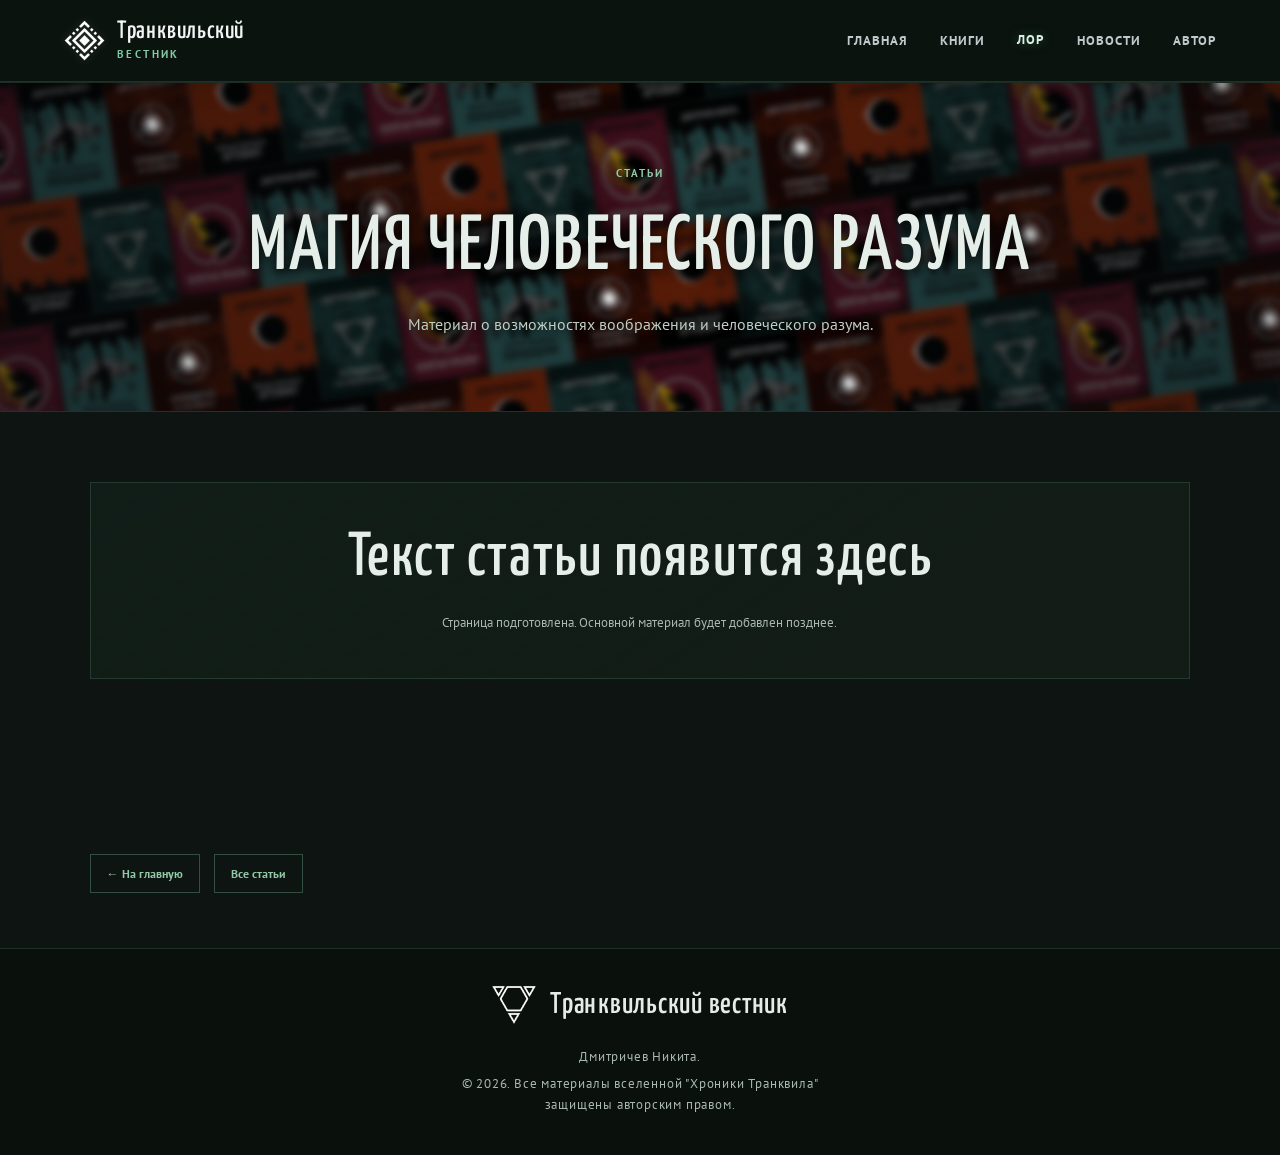
<file: lore/articles/magic-of-the-human-mind/index.html>
<!DOCTYPE html>
<html lang="ru">
<head>
  <meta charset="UTF-8">
  <meta name="viewport" content="width=device-width, initial-scale=1.0">
  <meta name="theme-color" content="#0d1411">
  <meta name="description" content="Статья &quot;Магия человеческого разума&quot; на сайте &quot;Транквильский вестник&quot;.">
  <title>Магия человеческого разума — Транквильский вестник</title>
  <link rel="icon" href="/assets/images/icons/%D0%98%D0%BA%D0%BE%D0%BD%D0%BA%D0%B0-%D1%81%D0%B0%D0%B9%D1%82%D0%B0.ico" sizes="any">
  <link rel="preconnect" href="https://fonts.googleapis.com">
  <link rel="preconnect" href="https://fonts.gstatic.com" crossorigin>
  <link href="https://fonts.googleapis.com/css2?family=PT+Sans:wght@400;700&family=Yanone+Kaffeesatz:wght@200;300;400;500;600;700&display=swap" rel="stylesheet">
  <link rel="stylesheet" href="/assets/css/style.css?v=20261125-crest-colors">
</head>
<body class="page-shell top-level-page lore-page">
<header class="site-header page-header">
  <a class="brand" href="/" aria-label="Транквильский вестник — на главную"><img class="brand-crest" src="/assets/images/countries/%D0%93%D0%B5%D1%80%D0%B1%20%D0%A0%D0%BE%D0%B4%D0%B4%D0%B0-%D0%9A%D0%B8%D1%80%D1%8B%20%D0%B2%D0%B5%D0%BA%D1%82%D0%BE%D1%80.png?v=20261125-white-crests" alt=""><span class="brand-name">Транквильский <span>вестник</span></span></a>
  <button class="menu-toggle" type="button" aria-label="Открыть меню" aria-expanded="false"><span></span><span></span></button>
  <nav class="main-nav" aria-label="Основная навигация">
    <a  href="/">Главная</a>
    <a  href="/books/">Книги</a>
    <a class="active" href="/lore/">Лор</a>
    <a  href="/news/">Новости</a>
    <a  href="/author/">Автор</a>
  </nav>
</header>
<main class="page-main">
  <section class="page-heading">
    <p class="eyebrow">Статьи</p>
    <h1>Магия человеческого разума</h1>
    <p class="page-lead">Материал о возможностях воображения и человеческого разума.</p>
  </section>
  <div class="page-content">
<section class="content-section"><div class="placeholder-panel"><h2>Текст статьи появится здесь</h2><p>Страница подготовлена. Основной материал будет добавлен позднее.</p></div></section>
  </div>
<div class="page-content section-return-wrap article-return-wrap"><a class="section-return" href="/">← На главную</a><a class="section-return" href="/lore/articles/">Все статьи</a></div>
</main>
<footer class="site-footer"><div class="footer-inner"><div class="footer-heading"><img src="/assets/images/countries/%D0%93%D0%B5%D1%80%D0%B1%20%D0%9A%D0%B0%D1%80%D1%82%D1%80%D0%B0%D0%B4%D0%B0%20%D0%B2%D0%B5%D0%BA%D1%82%D0%BE%D1%80.png?v=20261125-white-crests" alt="" class="footer-crest"><h2>Транквильский вестник</h2></div><div class="footer-copy"><p>Дмитричев Никита.</p><p>© 2026. Все материалы вселенной &quot;Хроники Транквила&quot;<br>защищены авторским правом.</p></div></div></footer>
<script src="/assets/js/main.js"></script>
</body>
</html>
</file>
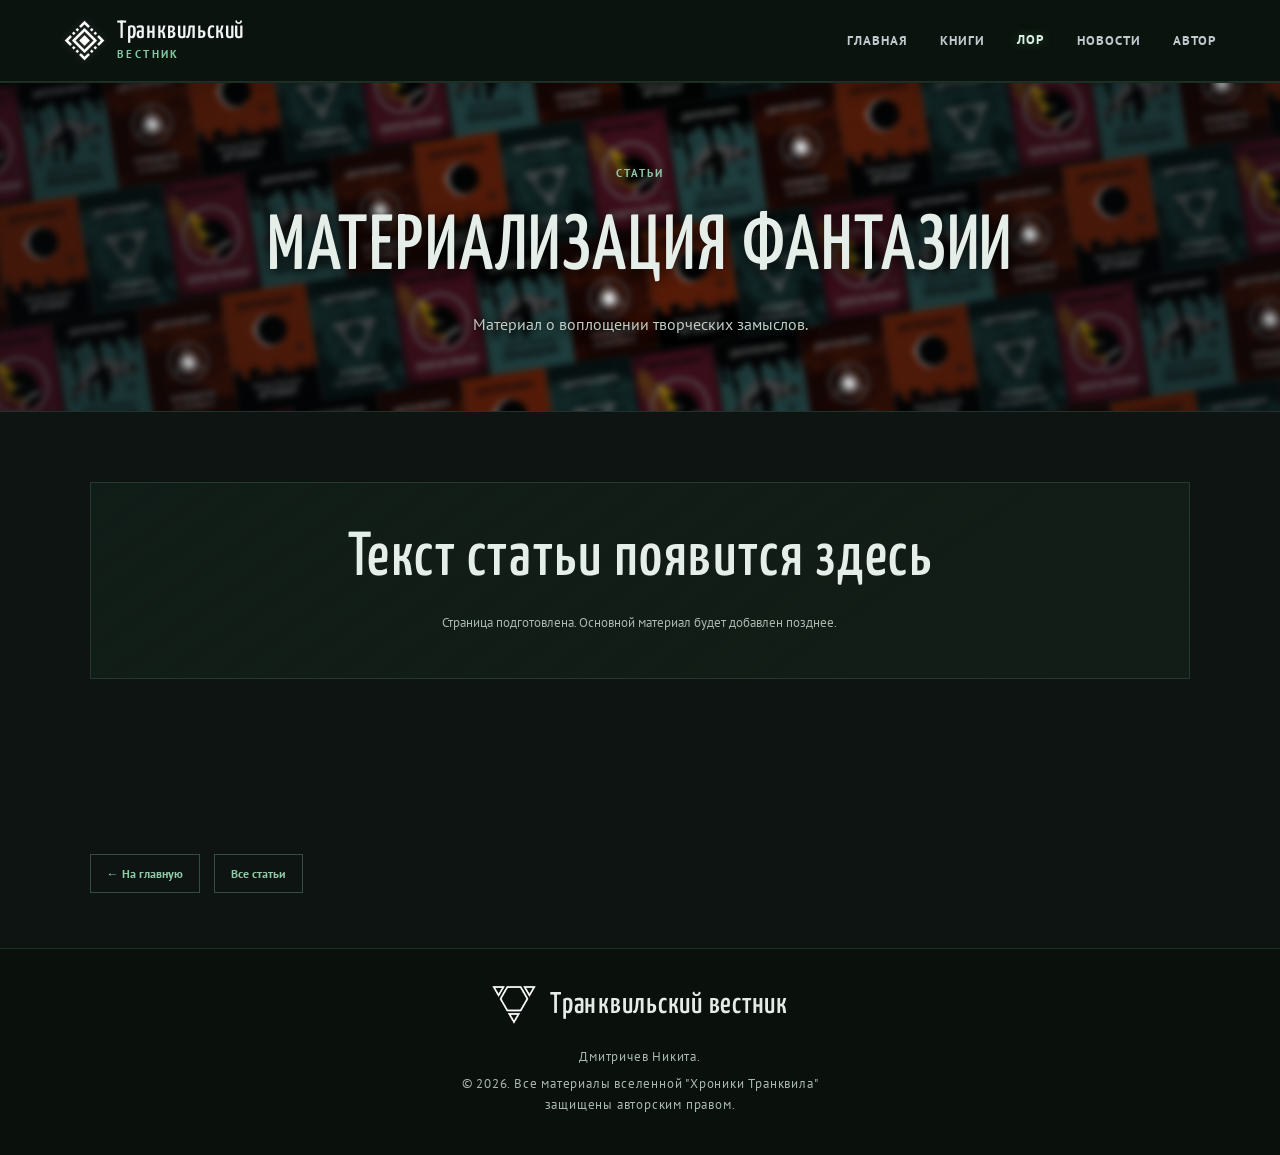
<file: lore/articles/materialization-of-imagination/index.html>
<!DOCTYPE html>
<html lang="ru">
<head>
  <meta charset="UTF-8">
  <meta name="viewport" content="width=device-width, initial-scale=1.0">
  <meta name="theme-color" content="#0d1411">
  <meta name="description" content="Статья &quot;Материализация фантазии&quot; на сайте &quot;Транквильский вестник&quot;.">
  <title>Материализация фантазии — Транквильский вестник</title>
  <link rel="icon" href="/assets/images/icons/%D0%98%D0%BA%D0%BE%D0%BD%D0%BA%D0%B0-%D1%81%D0%B0%D0%B9%D1%82%D0%B0.ico" sizes="any">
  <link rel="preconnect" href="https://fonts.googleapis.com">
  <link rel="preconnect" href="https://fonts.gstatic.com" crossorigin>
  <link href="https://fonts.googleapis.com/css2?family=PT+Sans:wght@400;700&family=Yanone+Kaffeesatz:wght@200;300;400;500;600;700&display=swap" rel="stylesheet">
  <link rel="stylesheet" href="/assets/css/style.css?v=20261125-crest-colors">
</head>
<body class="page-shell top-level-page lore-page">
<header class="site-header page-header">
  <a class="brand" href="/" aria-label="Транквильский вестник — на главную"><img class="brand-crest" src="/assets/images/countries/%D0%93%D0%B5%D1%80%D0%B1%20%D0%A0%D0%BE%D0%B4%D0%B4%D0%B0-%D0%9A%D0%B8%D1%80%D1%8B%20%D0%B2%D0%B5%D0%BA%D1%82%D0%BE%D1%80.png?v=20261125-white-crests" alt=""><span class="brand-name">Транквильский <span>вестник</span></span></a>
  <button class="menu-toggle" type="button" aria-label="Открыть меню" aria-expanded="false"><span></span><span></span></button>
  <nav class="main-nav" aria-label="Основная навигация">
    <a  href="/">Главная</a>
    <a  href="/books/">Книги</a>
    <a class="active" href="/lore/">Лор</a>
    <a  href="/news/">Новости</a>
    <a  href="/author/">Автор</a>
  </nav>
</header>
<main class="page-main">
  <section class="page-heading">
    <p class="eyebrow">Статьи</p>
    <h1>Материализация фантазии</h1>
    <p class="page-lead">Материал о воплощении творческих замыслов.</p>
  </section>
  <div class="page-content">
<section class="content-section"><div class="placeholder-panel"><h2>Текст статьи появится здесь</h2><p>Страница подготовлена. Основной материал будет добавлен позднее.</p></div></section>
  </div>
<div class="page-content section-return-wrap article-return-wrap"><a class="section-return" href="/">← На главную</a><a class="section-return" href="/lore/articles/">Все статьи</a></div>
</main>
<footer class="site-footer"><div class="footer-inner"><div class="footer-heading"><img src="/assets/images/countries/%D0%93%D0%B5%D1%80%D0%B1%20%D0%9A%D0%B0%D1%80%D1%82%D1%80%D0%B0%D0%B4%D0%B0%20%D0%B2%D0%B5%D0%BA%D1%82%D0%BE%D1%80.png?v=20261125-white-crests" alt="" class="footer-crest"><h2>Транквильский вестник</h2></div><div class="footer-copy"><p>Дмитричев Никита.</p><p>© 2026. Все материалы вселенной &quot;Хроники Транквила&quot;<br>защищены авторским правом.</p></div></div></footer>
<script src="/assets/js/main.js"></script>
</body>
</html>
</file>
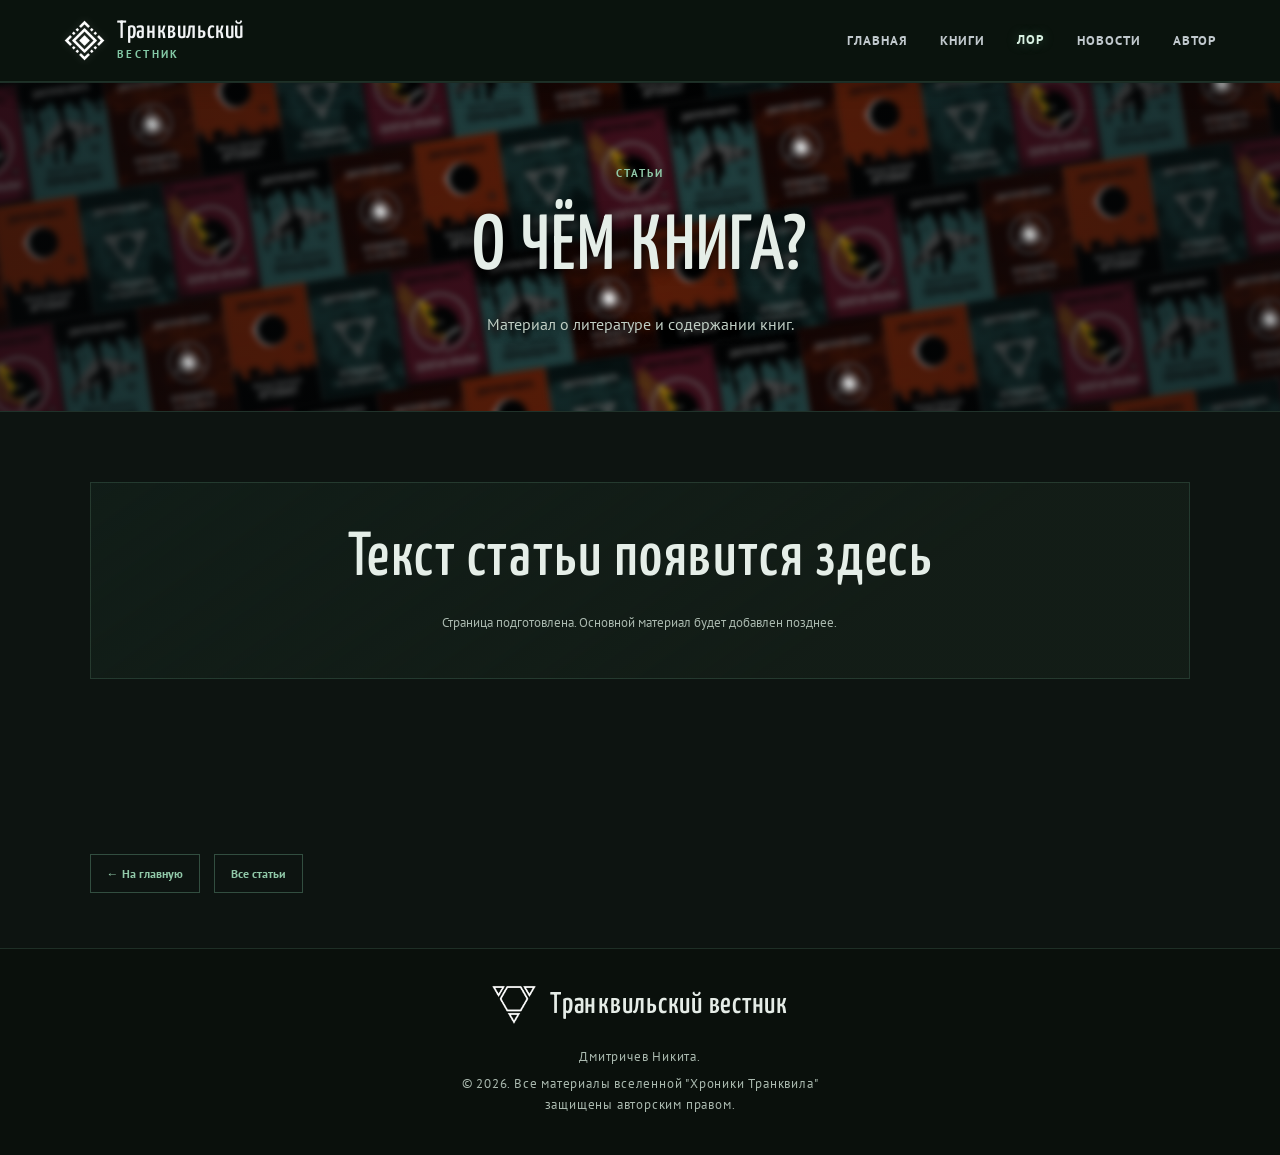
<file: lore/articles/what-is-a-book/index.html>
<!DOCTYPE html>
<html lang="ru">
<head>
  <meta charset="UTF-8">
  <meta name="viewport" content="width=device-width, initial-scale=1.0">
  <meta name="theme-color" content="#0d1411">
  <meta name="description" content="Статья &quot;О чём книга?&quot; на сайте &quot;Транквильский вестник&quot;.">
  <title>О чём книга? — Транквильский вестник</title>
  <link rel="icon" href="/assets/images/icons/%D0%98%D0%BA%D0%BE%D0%BD%D0%BA%D0%B0-%D1%81%D0%B0%D0%B9%D1%82%D0%B0.ico" sizes="any">
  <link rel="preconnect" href="https://fonts.googleapis.com">
  <link rel="preconnect" href="https://fonts.gstatic.com" crossorigin>
  <link href="https://fonts.googleapis.com/css2?family=PT+Sans:wght@400;700&family=Yanone+Kaffeesatz:wght@200;300;400;500;600;700&display=swap" rel="stylesheet">
  <link rel="stylesheet" href="/assets/css/style.css?v=20261125-crest-colors">
</head>
<body class="page-shell top-level-page lore-page">
<header class="site-header page-header">
  <a class="brand" href="/" aria-label="Транквильский вестник — на главную"><img class="brand-crest" src="/assets/images/countries/%D0%93%D0%B5%D1%80%D0%B1%20%D0%A0%D0%BE%D0%B4%D0%B4%D0%B0-%D0%9A%D0%B8%D1%80%D1%8B%20%D0%B2%D0%B5%D0%BA%D1%82%D0%BE%D1%80.png?v=20261125-white-crests" alt=""><span class="brand-name">Транквильский <span>вестник</span></span></a>
  <button class="menu-toggle" type="button" aria-label="Открыть меню" aria-expanded="false"><span></span><span></span></button>
  <nav class="main-nav" aria-label="Основная навигация">
    <a  href="/">Главная</a>
    <a  href="/books/">Книги</a>
    <a class="active" href="/lore/">Лор</a>
    <a  href="/news/">Новости</a>
    <a  href="/author/">Автор</a>
  </nav>
</header>
<main class="page-main">
  <section class="page-heading">
    <p class="eyebrow">Статьи</p>
    <h1>О чём книга?</h1>
    <p class="page-lead">Материал о литературе и содержании книг.</p>
  </section>
  <div class="page-content">
<section class="content-section"><div class="placeholder-panel"><h2>Текст статьи появится здесь</h2><p>Страница подготовлена. Основной материал будет добавлен позднее.</p></div></section>
  </div>
<div class="page-content section-return-wrap article-return-wrap"><a class="section-return" href="/">← На главную</a><a class="section-return" href="/lore/articles/">Все статьи</a></div>
</main>
<footer class="site-footer"><div class="footer-inner"><div class="footer-heading"><img src="/assets/images/countries/%D0%93%D0%B5%D1%80%D0%B1%20%D0%9A%D0%B0%D1%80%D1%82%D1%80%D0%B0%D0%B4%D0%B0%20%D0%B2%D0%B5%D0%BA%D1%82%D0%BE%D1%80.png?v=20261125-white-crests" alt="" class="footer-crest"><h2>Транквильский вестник</h2></div><div class="footer-copy"><p>Дмитричев Никита.</p><p>© 2026. Все материалы вселенной &quot;Хроники Транквила&quot;<br>защищены авторским правом.</p></div></div></footer>
<script src="/assets/js/main.js"></script>
</body>
</html>
</file>
<file: assets/css/style.css>
:root {
  --bg: #11100e;
  --bg-soft: #191713;
  --panel: #201c16;
  --gold: #c5a66b;
  --gold-light: #e0c58d;
  --text: #eee9df;
  --muted: #a49b8d;
  --line: rgba(197, 166, 107, .25);
  --serif: "Cormorant Garamond", Georgia, serif;
  --sans: "Manrope", Arial, sans-serif;
}
* { box-sizing: border-box; }
html { scroll-behavior: smooth; scroll-padding-top: 88px; }
body { margin: 0; background: var(--bg); color: var(--text); font-family: var(--sans); line-height: 1.7; }
a { color: inherit; text-decoration: none; }
button { font: inherit; }
.site-header { position: absolute; z-index: 10; inset: 0 0 auto; min-height: 88px; display: flex; align-items: center; justify-content: space-between; gap: 30px; padding: 18px 6vw; border-bottom: 1px solid rgba(255,255,255,.09); }
.brand { display: inline-flex; align-items: center; gap: 13px; }
.brand-mark { width: 42px; height: 42px; display: grid; place-items: center; border: 1px solid var(--gold); color: var(--gold-light); font: 600 30px var(--serif); }
.brand-name { font: 600 20px/1.05 var(--serif); letter-spacing: .04em; }
.brand-name span { display: block; color: var(--gold); font-size: 15px; letter-spacing: .19em; text-transform: uppercase; margin-top: 5px; }
.main-nav { display: flex; align-items: center; gap: clamp(18px, 3vw, 42px); }
.main-nav a { color: #d4cec3; font-size: 12px; letter-spacing: .09em; text-transform: uppercase; transition: color .2s ease; }
.main-nav a:hover, .main-nav a.active { color: var(--gold-light); }
.menu-toggle { display: none; background: none; border: 0; padding: 8px; }
.menu-toggle span { display: block; width: 25px; height: 1px; margin: 6px; background: var(--gold-light); }
.hero { min-height: 760px; height: min(900px, 100svh); position: relative; display: flex; align-items: center; padding: 130px 10vw 100px; overflow: hidden; background: radial-gradient(ellipse at 70% 42%, rgba(105,76,40,.24), transparent 45%), linear-gradient(110deg, #11100e 10%, #1c1914 58%, #100f0d); }
.hero::before { content: ""; position: absolute; inset: 0; opacity: .22; background: repeating-linear-gradient(115deg, transparent 0 90px, rgba(197,166,107,.08) 91px, transparent 92px 180px); mask-image: linear-gradient(90deg, transparent, #000 65%); }
.hero-shade { position: absolute; inset: 0; background: linear-gradient(90deg, rgba(17,16,14,.98), rgba(17,16,14,.72) 52%, rgba(17,16,14,.2)); }
.hero-content { position: relative; max-width: 760px; }
.eyebrow { color: var(--gold); font-size: 10px; font-weight: 600; letter-spacing: .25em; line-height: 1.6; text-transform: uppercase; }
h1, h2, h3, blockquote { font-family: var(--serif); font-weight: 500; }
.hero h1 { margin: 20px 0 5px; font-size: clamp(64px, 10vw, 132px); line-height: .78; letter-spacing: -.035em; }
h1 em, h2 em { color: var(--gold-light); font-weight: 400; }
.ornament { display: block; margin: 32px 0 16px; color: var(--gold); font-size: 20px; }
.hero-copy { color: #c2baad; font-size: 14px; line-height: 2; }
.text-link { display: inline-flex; gap: 22px; align-items: center; margin-top: 28px; padding-bottom: 8px; border-bottom: 1px solid var(--gold); color: var(--gold-light); font-size: 11px; letter-spacing: .15em; text-transform: uppercase; transition: gap .2s ease, color .2s ease; }
.text-link:hover { gap: 30px; color: #fff0cc; }
.hero-bottom { position: absolute; bottom: 30px; left: 10vw; right: 10vw; display: flex; justify-content: space-between; color: #8f877a; font-size: 9px; letter-spacing: .2em; text-transform: uppercase; }
.scroll-mark { color: var(--gold); font-size: 18px; }
.section-wrap { width: min(1120px, 84vw); margin-inline: auto; }
.intro { padding-block: 125px 135px; text-align: center; }
h2 { margin: 15px 0 22px; font-size: clamp(42px, 6vw, 70px); line-height: .98; }
.section-lead { max-width: 650px; margin: 0 auto; color: var(--muted); font-size: 14px; line-height: 2; }
.feature-section { display: grid; grid-template-columns: 1fr 1fr; min-height: 470px; background: var(--bg-soft); }
.feature-image { min-height: 420px; background: radial-gradient(ellipse at center, rgba(197,166,107,.15), transparent 58%), linear-gradient(135deg, #272117, #14120f); border-block: 1px solid var(--line); }
.feature-copy { align-self: center; max-width: 520px; padding: 70px 9vw 70px 7vw; }
.feature-copy h2 { font-size: clamp(42px, 5vw, 64px); }
.feature-copy p:not(.eyebrow) { color: var(--muted); font-size: 13px; line-height: 2; }
.quote-section { padding: 115px 8vw; text-align: center; background: #171510; border-block: 1px solid var(--line); }
.quote-inner { max-width: 850px; margin: auto; }
blockquote { margin: 30px auto 18px; color: #e9dfce; font-size: clamp(28px, 4.5vw, 48px); line-height: 1.2; }
.quote-source { color: var(--gold); font-size: 11px; letter-spacing: .1em; }
.outline-button { margin-top: 24px; padding: 12px 20px; border: 1px solid var(--line); background: transparent; color: var(--gold-light); cursor: pointer; font-size: 10px; letter-spacing: .13em; text-transform: uppercase; transition: background .2s ease; }
.outline-button:hover { background: rgba(197,166,107,.1); }
.quote-note { color: #716b60; font-size: 10px; }
.reference-section { padding-block: 125px; text-align: center; }
.tile-grid { display: grid; grid-template-columns: repeat(4, 1fr); gap: 12px; margin-top: 55px; text-align: left; }
.info-tile { position: relative; min-height: 225px; padding: 25px 22px; border: 1px solid var(--line); background: linear-gradient(145deg, rgba(197,166,107,.06), transparent 65%); transition: transform .25s ease, border-color .25s ease, background .25s ease; }
.info-tile:hover { transform: translateY(-5px); border-color: rgba(197,166,107,.65); background-color: rgba(197,166,107,.05); }
.tile-number { color: var(--gold); font-size: 10px; letter-spacing: .15em; }
.info-tile h3 { margin: 35px 0 8px; font-size: 27px; }
.info-tile p { color: var(--muted); font-size: 11px; line-height: 1.8; }
.tile-arrow { position: absolute; right: 20px; bottom: 20px; color: var(--gold); }
.news-section { padding-block: 110px; background: var(--bg-soft); border-block: 1px solid var(--line); text-align: center; }
.empty-news { max-width: 650px; margin: 45px auto 0; padding: 30px; border: 1px dashed var(--line); color: #8d8578; font: 20px var(--serif); }
.author-section { padding-block: 110px; text-align: center; }
.site-footer { padding: 38px 8vw; border-top: 1px solid var(--line); text-align: center; color: #81796d; font-size: 10px; letter-spacing: .08em; }
.footer-brand { color: var(--gold-light); font: 24px var(--serif); }
.site-footer p { margin: 7px 0 18px; }
.desktop-only { display: initial; }
@media (max-width: 900px) {
  .site-header { padding-inline: 5vw; }
  .main-nav { gap: 16px; }
  .main-nav a { font-size: 10px; }
  .tile-grid { grid-template-columns: repeat(2, 1fr); }
}
@media (max-width: 680px) {
  html { scroll-padding-top: 70px; }
  .site-header { min-height: 70px; padding: 12px 6vw; background: rgba(17,16,14,.94); }
  .brand-mark { width: 36px; height: 36px; font-size: 25px; }
  .brand-name { font-size: 17px; }
  .brand-name span { font-size: 12px; }
  .menu-toggle { display: block; }
  .main-nav { position: absolute; top: 69px; left: 0; right: 0; display: none; flex-direction: column; align-items: stretch; gap: 0; padding: 10px 6vw 18px; background: #15130f; border-bottom: 1px solid var(--line); }
  .main-nav.open { display: flex; }
  .main-nav a { padding: 13px 0; border-bottom: 1px solid rgba(255,255,255,.06); font-size: 11px; }
  .hero { min-height: 690px; height: 92svh; padding: 120px 8vw 90px; }
  .hero h1 { font-size: clamp(62px, 16vw, 92px); }
  .hero-copy { font-size: 12px; }
  .desktop-only { display: none; }
  .hero-bottom { left: 8vw; right: 8vw; bottom: 22px; }
  .intro { padding-block: 85px 95px; }
  .section-wrap { width: 86vw; }
  .feature-section { grid-template-columns: 1fr; }
  .feature-image { min-height: 230px; }
  .feature-copy { padding: 55px 8vw 65px; }
  .quote-section, .reference-section, .news-section, .author-section { padding-block: 85px; }
  .tile-grid { gap: 9px; margin-top: 35px; }
  .info-tile { min-height: 195px; padding: 18px 15px; }
  .info-tile h3 { margin-top: 28px; font-size: 23px; }
  .info-tile p { font-size: 10px; }
}
@media (prefers-reduced-motion: reduce) {
  *, *::before, *::after { scroll-behavior: auto !important; transition-duration: .01ms !important; animation-duration: .01ms !important; }
}
/* Внутренние страницы */
.page-shell { min-height: 100vh; }
.page-header { position: relative; background: rgba(17,16,14,.98); }
.page-main { min-height: 65vh; }
.page-heading { padding: 90px 8vw 70px; text-align: center; background: radial-gradient(ellipse at 50% 0%, rgba(105,76,40,.2), transparent 65%), #171510; border-bottom: 1px solid var(--line); }
.page-heading h1 { margin: 15px 0 18px; font-size: clamp(48px, 7vw, 82px); line-height: 1; color: var(--gold-light); }
.page-lead { max-width: 720px; margin: 0 auto; color: var(--muted); font-size: 14px; line-height: 2; }
.page-content { width: min(1120px, 84vw); margin: 0 auto; padding: 70px 0 110px; }
.content-section { margin: 0 0 65px; }
.content-section h2 { font-size: clamp(34px, 4vw, 48px); }
.content-section > p, .placeholder-copy { color: var(--muted); line-height: 2; }
.placeholder-grid, .link-grid { display: grid; grid-template-columns: repeat(2, minmax(0, 1fr)); gap: 16px; }
.placeholder-card, .placeholder-panel { position: relative; padding: 30px; border: 1px solid var(--line); background: linear-gradient(145deg, rgba(197,166,107,.06), transparent 70%); }
.placeholder-card h3, .link-card h2 { margin: 12px 0; color: var(--gold-light); font: 500 32px/1.1 var(--serif); }
.placeholder-card p, .placeholder-panel p { color: var(--muted); font-size: 13px; line-height: 1.9; }
.placeholder-small { font-size: 11px !important; }
.status-note { display: inline-block; margin-top: 8px; padding: 5px 10px; border: 1px solid var(--line); color: var(--gold); font-size: 10px; letter-spacing: .1em; text-transform: uppercase; }
.link-card { display: block; transition: border-color .2s ease, transform .2s ease; }
.link-card:hover { border-color: var(--gold); transform: translateY(-3px); }
.link-card h2 { font-size: 30px; }
.link-card .tile-arrow { position: absolute; right: 24px; bottom: 22px; }
.article-list { border-top: 1px solid var(--line); }
.article-list a { position: relative; display: block; padding: 25px 55px 25px 10px; border-bottom: 1px solid var(--line); transition: padding .2s ease, background .2s ease; }
.article-list a:hover { padding-left: 20px; background: rgba(197,166,107,.04); }
.article-list h2 { margin: 8px 0 0; font-size: clamp(28px, 4vw, 40px); color: var(--text); }
.article-list .tile-arrow { position: absolute; right: 15px; top: 50%; transform: translateY(-50%); }
.placeholder-panel { text-align: center; padding: 55px 30px; }
.placeholder-panel h2 { color: var(--gold-light); }
.map-placeholder { min-height: 360px; display: grid; align-content: center; justify-items: center; background: radial-gradient(ellipse at center, rgba(197,166,107,.12), transparent 65%), #171510; }
.placeholder-symbol { color: var(--gold); font-size: 32px; }
.page-content .text-link { margin-top: 18px; }
@media (max-width: 680px) {
  .page-header { position: relative; }
  .page-heading { padding: 65px 7vw 50px; }
  .page-content { width: 86vw; padding: 48px 0 75px; }
  .placeholder-grid, .link-grid { grid-template-columns: 1fr; }
  .placeholder-card, .placeholder-panel { padding: 23px; }
  .content-section { margin-bottom: 48px; }
}


/* ===== Новая визуальная система: холодная тёмная палитра ===== */
:root {
  color-scheme: dark;
  --bg: #101214;
  --bg-soft: #171b1e;
  --panel: #20262a;
  --panel-raised: #272e33;
  --slate: #30383d;
  --asphalt: #242a2e;
  --teal: #3e7e7e;
  --teal-bright: #65a4a2;
  --rust: #aa340a;
  --rust-bright: #d05227;
  --text: #e2e6e8;
  --muted: #a7b0b5;
  --line: rgba(190, 204, 209, .16);
  --line-strong: rgba(190, 204, 209, .3);
  --serif: "Reforma", "Arial Narrow", "PT Sans", sans-serif;
  --sans: "PT Sans", Arial, sans-serif;
  --glow-teal: 0 0 0 1px rgba(62,126,126,.48), 0 0 22px rgba(62,126,126,.22);
  --glow-rust: 0 0 0 1px rgba(170,52,10,.5), 0 0 22px rgba(170,52,10,.2);
}
html { scroll-behavior: smooth; }
body { background: var(--bg); color: var(--text); font-family: var(--sans); }
h1,h2,h3,h4,blockquote,.brand-name,.footer-brand { font-family: var(--serif); font-weight: 500; letter-spacing: .015em; }
.site-header { min-height: 94px; padding: 16px clamp(22px,6vw,92px); background: rgba(12,15,17,.88); border-bottom: 1px solid var(--line); backdrop-filter: blur(14px); }
.page-header { position: relative; background: #121619; }
.brand { gap: 15px; }
.brand-mark { width: 48px; height: 48px; border: 1px solid var(--teal); color: var(--teal-bright); font: 500 29px/1 var(--serif); transform: rotate(45deg); }
.brand-mark::first-letter { transform: rotate(-45deg); }
.brand-name { color: var(--text); font-size: 22px; letter-spacing: .04em; }
.brand-name span { color: var(--teal-bright); font: 600 12px/1.2 var(--sans); letter-spacing: .25em; }
.main-nav { gap: clamp(15px,2.5vw,36px); }
.main-nav a { color: #c1c9cd; font: 600 13px var(--sans); letter-spacing: .08em; transition: color .2s ease, transform .2s ease, text-shadow .2s ease; }
.main-nav a:hover,.main-nav a.active { color: #fff; text-shadow: 0 0 14px rgba(62,126,126,.75); transform: translateY(-1px); }
.menu-toggle span { background: var(--teal-bright); }
.hero { min-height: min(820px,100svh); height: 820px; padding: 150px 9vw 110px; background: #0c1012 url('/assets/images/backgrounds/hero-banner.jpg') center 44%/cover no-repeat; }
.hero::before { content:""; position:absolute; inset:0; opacity:.16; background: repeating-linear-gradient(135deg, transparent 0 74px, rgba(190,204,209,.12) 75px, transparent 76px 150px); mask-image:linear-gradient(90deg,transparent,#000 80%); }
.hero-shade { background: linear-gradient(90deg,rgba(8,11,13,.78),rgba(8,11,13,.42) 52%,rgba(8,11,13,.12)), linear-gradient(0deg,rgba(8,11,13,.42),transparent 35%); }
.hero-content { max-width: 720px; }
.eyebrow { color: var(--teal-bright); font: 700 11px/1.6 var(--sans); letter-spacing: .19em; }
.hero h1 { font: 500 clamp(58px,8vw,108px)/.94 var(--serif); letter-spacing: .015em; text-shadow: 0 3px 28px rgba(0,0,0,.45); }
h1 em,h2 em { color: var(--teal-bright); font-style: normal; }
.ornament { width: 78px; height: 1px; margin: 28px 0 20px; background: linear-gradient(90deg,var(--teal),transparent); font-size: 0; }
.hero-copy { color: #d0d7da; font-size: 16px; line-height: 1.8; }
.text-link { border-bottom-color: var(--teal); color: #8fc2c0; font: 700 12px var(--sans); letter-spacing: .09em; transition: transform .2s ease, box-shadow .2s ease, color .2s ease; }
.text-link:hover { gap: 24px; color: #fff; box-shadow: 0 4px 0 -3px var(--teal-bright), 0 8px 18px -12px var(--teal-bright); }
.hero-bottom { color: #c1c9cd; }
.scroll-mark { color: var(--teal-bright); }
.section-wrap { width: min(1160px,86vw); }
.intro { padding-block: 110px 120px; }
.intro h2,.content-section h2 { font-size: clamp(38px,5vw,62px); }
.section-lead { color: var(--muted); font-size: 16px; }
.quote-section,.news-section { background: #151a1d; border-color: var(--line); }
blockquote { color: var(--text); }
.quote-source { color: var(--teal-bright); }
.outline-button { border: 1px solid var(--teal); color: #9ac9c7; background: rgba(62,126,126,.06); transition: transform .2s ease, box-shadow .2s ease, background .2s ease; }
.outline-button:hover { transform: scale(1.035); box-shadow: var(--glow-teal); background: rgba(62,126,126,.14); }
.tile-grid { gap: 16px; }
.info-tile,.placeholder-card,.placeholder-panel { border: 1px solid var(--line); background: linear-gradient(145deg,rgba(255,255,255,.035),transparent 65%),var(--panel); }
.info-tile { transition: transform .22s ease, border-color .22s ease, box-shadow .22s ease, background .22s ease; }
.info-tile:hover,.link-card:hover,.placeholder-card a:hover { transform: scale(1.025); border-color: var(--teal); box-shadow: var(--glow-teal); }
.info-tile h3,.placeholder-card h3,.link-card h2 { color: var(--text); }
.info-tile p,.placeholder-card p,.placeholder-panel p { color: var(--muted); }
.tile-number,.tile-arrow { color: var(--teal-bright); }
.feature-section { background: var(--bg-soft); }
.feature-image { background: #121719 url('/assets/images/books/books-photo.jpg') center/cover no-repeat; border-color: var(--line); }
.feature-copy p:not(.eyebrow) { color: var(--muted); }
.site-footer { background: #0c0f11; border-top-color: var(--line); color: #929da2; }
.footer-brand { color: var(--text); }
.page-heading { padding: 86px 8vw 68px; background: radial-gradient(ellipse at 50% 0%,rgba(62,126,126,.13),transparent 66%),#151a1d; border-bottom: 1px solid var(--line); }
.page-heading h1 { color: var(--text); font: 500 clamp(48px,7vw,78px)/1.05 var(--serif); }
.page-lead { color: var(--muted); font-size: 16px; }
.page-content { width: min(1160px,86vw); }
.content-section h2 { color: var(--text); }
.placeholder-grid,.link-grid { gap: 18px; }
.placeholder-card,.placeholder-panel { padding: 30px; }
.placeholder-card h3,.link-card h2 { font: 500 32px/1.12 var(--serif); }
.status-note { border-color: rgba(170,52,10,.55); color: #e17a56; background: rgba(170,52,10,.08); }
.link-card { transition: transform .22s ease,border-color .22s ease,box-shadow .22s ease; }
.article-list { border-color: var(--line); }
.article-list a { border-color: var(--line); transition: padding .2s ease,background .2s ease,border-color .2s ease; }
.article-list a:hover { padding-left: 20px; background: rgba(62,126,126,.08); border-color: var(--teal); }
.article-list h2 { color: var(--text); }
.map-placeholder { background: radial-gradient(ellipse at center,rgba(62,126,126,.12),transparent 65%),#171d20; }
.placeholder-symbol { color: var(--teal-bright); }
.page-content .text-link { margin-top: 18px; }
.site-footer a:hover { color: var(--teal-bright); }
a,button { -webkit-tap-highlight-color: transparent; }
a:focus-visible,button:focus-visible { outline: 2px solid var(--teal-bright); outline-offset: 4px; }
@keyframes rise-in { from { opacity:0; transform:translateY(16px); } to { opacity:1; transform:translateY(0); } }
.hero-content,.page-heading,.page-content,.intro,.quote-inner { animation: rise-in .65s ease both; }
@media (hover:hover) and (pointer:fine) {
  .main-nav a:hover,.text-link:hover,.outline-button:hover,.link-card:hover,.info-tile:hover { transform: scale(1.035); }
  .main-nav a:hover,.text-link:hover { text-shadow: 0 0 14px rgba(62,126,126,.55); }
}
@media (max-width:680px) {
  .site-header { min-height:72px; padding:12px 6vw; }
  .brand-mark { width:38px;height:38px;font-size:23px; }
  .brand-name { font-size:18px; }
  .brand-name span { font-size:10px; }
  .main-nav { background:#121719; border-color:var(--line); }
  .hero { min-height:680px;height:90svh;padding:120px 8vw 90px;background-position:55% center; }
  .hero-shade { background:linear-gradient(90deg,rgba(8,11,13,.72),rgba(8,11,13,.22)),linear-gradient(0deg,rgba(8,11,13,.5),transparent 60%); }
  .hero h1 { font-size:clamp(54px,14vw,84px); }
  .hero-copy { font-size:14px; }
  .page-heading { padding:64px 7vw 48px; }
  .page-content { width:86vw; }
}
@media (prefers-reduced-motion:reduce) {
  *,*::before,*::after { scroll-behavior:auto!important; transition-duration:.01ms!important; animation-duration:.01ms!important; animation-iteration-count:1!important; }
}

.section-return-wrap { padding-top: 0; padding-bottom: 55px; }
.section-return { display:inline-flex; align-items:center; gap:10px; padding:11px 16px; border:1px solid var(--line-strong); color:var(--teal-bright); font:700 12px var(--sans); transition:transform .2s ease,box-shadow .2s ease,border-color .2s ease; }
.section-return:hover { transform:scale(1.035); border-color:var(--teal); box-shadow:var(--glow-teal); }
.books-photo { display:block; width:100%; max-height:650px; object-fit:cover; border:1px solid var(--line); }
.books-photo-caption { margin-top:12px; color:var(--muted); font-size:12px; }
@media(max-width:680px) { .section-return-wrap { padding-bottom:36px; } }

/* Supplied site banner and Cartada crest */
.brand-crest { display:block; width:52px; height:52px; object-fit:contain; flex:0 0 auto; filter:drop-shadow(0 0 10px rgba(62,126,126,.14)); }
.brand-mark { display:none; }
.hero { background-image:url('/assets/images/backgrounds/%D0%A8%D0%B0%D0%BF%D0%BA%D0%B0.png'); background-position:center; background-size:cover; }
.hero::before { display:none; }
.hero-shade { background:linear-gradient(90deg,rgba(8,11,13,.08),rgba(8,11,13,.02)),linear-gradient(0deg,rgba(8,11,13,.18),transparent 30%); }
.hero-content { position:static; max-width:none; opacity:1; pointer-events:none; }
.hero h1,.hero-copy,.hero .eyebrow,.hero .ornament { display:none; }
.hero .text-link { position:absolute; left:50%; bottom:14%; transform:translateX(-50%); padding:14px 22px; background:rgba(12,16,18,.78); border:1px solid var(--teal); color:#d9eeee; backdrop-filter:blur(8px); pointer-events:auto; }
.hero .text-link:hover { transform:translateX(-50%) scale(1.04); box-shadow:var(--glow-teal); }
@media(max-width:680px) {
 .brand-crest { width:40px;height:40px; }
 .hero { min-height:560px;height:78svh;background-position:center; }
 .hero .text-link { bottom:12%; }
}

/* Yanone Kaffeesatz is distributed under the SIL Open Font License 1.1 */
:root { --serif: "Yanone Kaffeesatz", "Arial Narrow", sans-serif; }
h1,h2,h3,h4,blockquote,.brand-name,.footer-brand,.page-heading h1,.placeholder-card h3,.link-card h2,.article-list h2 {
  font-family:"Yanone Kaffeesatz","Arial Narrow",sans-serif;
  font-weight:500;
  letter-spacing:.025em;
}
.hero h1 { font-family:"Yanone Kaffeesatz","Arial Narrow",sans-serif; }

/* ===== Исправление логотипа и шапки сайта ===== */
.brand {
  display:inline-flex;
  align-items:center;
  gap:12px;
  min-width:0;
  max-width:min(360px,42vw);
  flex:0 1 auto;
}
.brand-crest {
  display:block;
  width:clamp(34px,3.2vw,46px) !important;
  height:clamp(34px,3.2vw,46px) !important;
  max-width:46px !important;
  max-height:46px !important;
  min-width:0;
  object-fit:contain;
  object-position:center;
  flex:0 0 auto;
  filter:drop-shadow(0 0 5px rgba(255,255,255,.16)) !important;
}
.brand-name {
  display:block;
  min-width:0;
  font-family:"Yanone Kaffeesatz","Arial Narrow",sans-serif;
  font-size:clamp(19px,2vw,25px);
  line-height:1;
  white-space:nowrap;
  color:#f2f4f5;
}
.brand-name span {
  display:block;
  margin-top:4px;
  color:#a9b3b8;
  font-family:"PT Sans",Arial,sans-serif;
  font-size:11px;
  letter-spacing:.22em;
}
.site-header {
  position:relative;
  inset:auto;
  min-height:82px;
  width:100%;
  padding:12px clamp(16px,5vw,72px);
  gap:clamp(12px,2vw,28px);
  background:rgba(13,16,18,.97);
  border-bottom:1px solid rgba(190,204,209,.28);
  backdrop-filter:blur(12px);
}
.site-header.page-header { position:relative; }
.main-nav { flex:0 1 auto; flex-wrap:wrap; justify-content:flex-end; }
.main-nav a { white-space:nowrap; }
.top-level-page .page-heading {
  position:relative;
  isolation:isolate;
  display:flex;
  flex-direction:column;
  align-items:center;
  justify-content:center;
  min-height:clamp(220px,27vw,330px);
  padding:48px 8vw;
  overflow:hidden;
  border-top:1px solid rgba(190,204,209,.24);
  border-bottom:1px solid rgba(190,204,209,.24);
  background-color:#111619;
  background-image:
    linear-gradient(90deg,rgba(8,12,14,.38),rgba(8,12,14,.18) 50%,rgba(8,12,14,.38)),
    url('/assets/images/backgrounds/%D0%A8%D0%B0%D0%BF%D0%BA%D0%B0.png');
  background-position:center;
  background-size:cover;
}
.top-level-page .page-heading h1,
.top-level-page .page-heading .eyebrow,
.top-level-page .page-heading .page-lead {
  position:relative;
  z-index:1;
  color:#f0f2f3;
  text-shadow:0 2px 14px rgba(0,0,0,.85);
}
.top-level-page .page-heading .eyebrow { color:#a8d0ce; }
.top-level-page .page-heading .page-lead { color:#e0e5e7; }
body:not(.page-shell) .site-header { position:absolute; top:0; left:0; right:0; background:rgba(9,12,14,.78); }
body:not(.page-shell) .hero {
  min-height:clamp(260px,33vw,390px);
  height:clamp(260px,33vw,390px);
  padding:0;
  display:block;
  background-image:url('/assets/images/backgrounds/%D0%A8%D0%B0%D0%BF%D0%BA%D0%B0.png');
  background-position:center;
  background-size:cover;
  border-block:1px solid rgba(190,204,209,.24);
}
body:not(.page-shell) .hero-shade { background:linear-gradient(90deg,rgba(8,12,14,.1),transparent 55%,rgba(8,12,14,.12)); }
body:not(.page-shell) .hero-content { display:none; }
body:not(.page-shell) .hero-bottom { bottom:14px; left:5vw; right:5vw; color:rgba(235,240,242,.75); }
@media(max-width:900px) {
  .site-header { padding-inline:4vw; }
  .brand { max-width:36vw; }
  .brand-crest { width:38px !important;height:38px !important; }
  .brand-name { font-size:20px; }
  .main-nav { gap:12px; }
  .main-nav a { font-size:10px; }
}
@media(max-width:680px) {
  .site-header,.site-header.page-header {
    min-height:68px;
    padding:9px 5vw;
    gap:8px;
  }
  .brand { max-width:calc(100% - 54px); gap:9px; }
  .brand-crest { width:34px !important;height:34px !important; }
  .brand-name { font-size:18px; }
  .brand-name span { font-size:9px; }
  .menu-toggle { flex:0 0 auto; }
  .main-nav { top:67px; }
  .top-level-page .page-heading { min-height:210px; padding:35px 7vw; background-position:center; }
  body:not(.page-shell) .hero { min-height:210px;height:56vw;max-height:290px; }
}

/* ===== Финальная настройка баннеров и заголовков ===== */
.top-level-page .page-heading {
  background-image:
    linear-gradient(90deg,rgba(8,12,14,.42),rgba(8,12,14,.18) 50%,rgba(8,12,14,.42)),
    url('/assets/images/backgrounds/%D0%A8%D0%B0%D0%BF%D0%BA%D0%B0.png') !important;
  background-position:center center !important;
  background-size:cover !important;
  background-repeat:no-repeat !important;
}
.top-level-page .page-heading h1 { text-transform:uppercase; }
.top-level-page .page-heading { border-block:1px solid rgba(190,204,209,.28); }
body:not(.page-shell) .hero {
  background-image:
    linear-gradient(90deg,rgba(8,12,14,.12),rgba(8,12,14,.04)),
    url('/assets/images/backgrounds/%D0%A8%D0%B0%D0%BF%D0%BA%D0%B0.png') !important;
  background-position:center center !important;
  background-size:cover !important;
}
body:not(.page-shell) .hero-content {
  display:flex !important;
  position:absolute !important;
  inset:auto 7vw 28px 7vw !important;
  flex-direction:column;
  align-items:flex-start;
  gap:5px;
  max-width:760px !important;
  opacity:1 !important;
  pointer-events:auto !important;
  padding:18px 22px;
  background:rgba(8,12,14,.68);
  border-left:2px solid var(--teal-bright);
  backdrop-filter:blur(5px);
}
body:not(.page-shell) .hero .eyebrow {
  display:block !important;
  margin:0;
  color:#e3eeee;
  font-size:clamp(12px,1.35vw,17px);
  letter-spacing:.08em;
  line-height:1.45;
}
body:not(.page-shell) .hero .hero-author {
  display:block;
  margin:0;
  color:#b8c8cb;
  font-size:13px;
}
body:not(.page-shell) .hero h1,
body:not(.page-shell) .hero-copy,
body:not(.page-shell) .hero .ornament { display:none !important; }
body:not(.page-shell) .hero .text-link {
  position:static;
  transform:none;
  margin-top:8px;
  padding:0;
  border:0;
  background:transparent;
  backdrop-filter:none;
}
body:not(.page-shell) .hero .text-link:hover { transform:translateX(3px); }
.section-return { color:var(--teal-bright); }
.site-footer p { max-width:760px; margin:8px auto; line-height:1.6; }
@media(max-width:680px) {
 body:not(.page-shell) .hero-content { inset:auto 5vw 18px 5vw !important; padding:12px 14px; }
 body:not(.page-shell) .hero .eyebrow { font-size:12px; }
 body:not(.page-shell) .hero .hero-author { font-size:11px; }
}

/* Homepage banner copy: left-aligned editorial heading and lead */
body:not(.page-shell) .hero-content { text-align:left; align-items:flex-start; }
body:not(.page-shell) .site-header{position:fixed!important}
body:not(.page-shell) .hero .eyebrow { font-size:clamp(14px,1.6vw,19px); font-weight:700; letter-spacing:.1em; text-transform:uppercase; }
body:not(.page-shell) .hero .hero-author { max-width:650px; color:#e0e7e9; font-size:clamp(14px,1.35vw,17px); line-height:1.65; }
.article-return-wrap { display:flex; flex-wrap:wrap; gap:14px; }


/* Homepage banner spacing and shared footer signature */
body:not(.page-shell) .hero-content {
  inset:auto 7vw 88px 7vw !important;
}
body:not(.page-shell) .hero-bottom {
  bottom:16px;
  left:7vw;
  right:7vw;
  z-index:2;
}
.footer-signature {
  margin:0;
  color:var(--muted);
  font:500 13px "PT Sans",Arial,sans-serif;
  letter-spacing:.035em;
  line-height:1.7;
  text-align:center;
}
.books-return-wrap {
  display:flex;
  justify-content:flex-start;
}
@media(max-width:680px) {
  body:not(.page-shell) .hero-content { inset:auto 5vw 78px 5vw !important; }
  body:not(.page-shell) .hero-bottom { bottom:12px; left:5vw; right:5vw; font-size:11px; }
  .footer-signature { padding-inline:5vw; font-size:11px; }
}


/* ===== Homepage banner: separate the headline from the bottom navigation cue ===== */
body:not(.page-shell) .hero-content {
  inset:auto auto 112px 7vw !important;
  width:min(760px,78vw);
  max-width:760px !important;
  box-sizing:border-box;
}
body:not(.page-shell) .hero-bottom {
  display:flex;
  align-items:center;
  justify-content:space-between;
  gap:20px;
  bottom:14px;
  left:7vw;
  right:7vw;
}
body:not(.page-shell) .scroll-mark {
  display:inline-flex;
  align-items:center;
  justify-content:center;
  width:34px;
  height:34px;
  border:1px solid rgba(220,235,235,.55);
  border-radius:50%;
  color:#edf5f5;
  text-decoration:none;
  font-size:19px;
  transition:background .2s ease,transform .2s ease,border-color .2s ease;
}
body:not(.page-shell) .scroll-mark:hover {
  background:rgba(62,126,126,.32);
  border-color:var(--teal-bright);
  transform:translateY(3px);
}

/* ===== Three-line centered footer with left-aligned copy ===== */
.site-footer {
  display:flex;
  justify-content:center;
  padding:34px 5vw;
}
.footer-inner {
  width:min(100%,560px);
  display:flex;
  flex-direction:column;
  align-items:center;
  gap:14px;
}
.footer-heading {
  display:flex;
  align-items:center;
  justify-content:center;
  gap:14px;
  width:100%;
}
.footer-crest {
  width:44px;
  height:44px;
  object-fit:contain;
}
.footer-heading h2 {
  margin:0;
  color:var(--text);
  font-size:clamp(23px,3vw,30px);
  line-height:1;
  font-weight:500;
}
.footer-copy {
  width:100%;
  padding-left:58px;
  text-align:left;
}
.footer-copy p {
  margin:5px 0;
  color:var(--muted);
  font:13px/1.65 "PT Sans",Arial,sans-serif;
}
@media(max-width:680px) {
  body:not(.page-shell) .hero-content { inset:auto 5vw 94px 5vw !important; width:auto; }
  body:not(.page-shell) .hero-bottom { left:5vw; right:5vw; bottom:12px; }
  .site-footer { padding:28px 6vw; }
  .footer-inner { width:min(100%,420px); }
  .footer-heading { gap:10px; }
  .footer-crest { width:36px;height:36px; }
  .footer-heading h2 { font-size:24px; }
  .footer-copy { padding-left:46px; }
  .footer-copy p { font-size:11px; }
}

/* ===== Explicit banner treatment for every lore subsection ===== */
body.lore-page .page-heading {
  position:relative;
  isolation:isolate;
  min-height:clamp(220px,27vw,330px);
  display:flex;
  flex-direction:column;
  align-items:center;
  justify-content:center;
  padding:48px 8vw;
  overflow:hidden;
  border-block:1px solid rgba(190,204,209,.28);
  background:
    linear-gradient(90deg,rgba(8,12,14,.48),rgba(8,12,14,.2) 50%,rgba(8,12,14,.48)),
    url('/assets/images/backgrounds/%D0%A8%D0%B0%D0%BF%D0%BA%D0%B0.png') center/cover no-repeat;
}
body.lore-page .page-heading h1 {
  text-transform:uppercase !important;
  color:#f0f2f3;
  text-shadow:0 2px 14px rgba(0,0,0,.85);
}
body.lore-page .page-heading .eyebrow { color:#a8d0ce; text-shadow:0 2px 12px #000; }
body.lore-page .page-heading .page-lead { color:#e0e5e7; text-shadow:0 2px 12px #000; }

/* ===== Online dictionary controls ===== */
.guide-dictionary {
  border:1px solid var(--line);
  background:linear-gradient(145deg,rgba(62,126,126,.07),rgba(18,23,26,.92) 45%);
}
.guide-toolbar { padding:clamp(18px,3vw,30px); border-bottom:1px solid var(--line); }
.guide-search-label,.guide-filters label {
  display:block;
  margin-bottom:9px;
  color:var(--text);
  font-size:12px;
  font-weight:700;
  letter-spacing:.06em;
  text-transform:uppercase;
}
.guide-search-wrap {
  display:flex;
  align-items:center;
  gap:12px;
  min-height:52px;
  padding:0 16px;
  border:1px solid var(--line-strong);
  background:#101517;
  color:var(--teal-bright);
  font-size:25px;
}
.guide-search-wrap input {
  width:100%;
  min-width:0;
  border:0;
  outline:0;
  background:transparent;
  color:var(--text);
  font:15px "PT Sans",Arial,sans-serif;
}
.guide-search-wrap input::placeholder { color:var(--muted); }
.guide-filters {
  display:grid;
  grid-template-columns:minmax(180px,1fr) minmax(180px,1fr);
  gap:10px 18px;
  margin-top:20px;
}
.guide-filters label { margin:0; align-self:end; }
.guide-filters select {
  width:100%;
  min-height:42px;
  padding:8px 12px;
  border:1px solid var(--line);
  background:#151b1e;
  color:var(--text);
  font:13px "PT Sans",Arial,sans-serif;
}
.guide-results { min-height:210px; padding:22px; }
.guide-empty { max-width:560px; margin:22px auto; text-align:center; }
.guide-empty-mark { color:var(--teal-bright); font-size:38px; }
.guide-empty h2 { margin:8px 0; color:var(--text); }
.guide-empty p { color:var(--muted); font-size:13px; line-height:1.7; }
.guide-entry {
  padding:18px 0;
  border-bottom:1px solid var(--line);
}
.guide-entry h3 { margin:0 0 8px; color:var(--text); }
.guide-entry p { margin:0; color:var(--muted); line-height:1.65; }
.guide-entry-meta { display:flex; gap:10px; flex-wrap:wrap; margin-bottom:8px; color:var(--teal-bright); font-size:11px; }
.guide-downloads { margin-top:34px; }
@media(max-width:600px) { .guide-filters { grid-template-columns:1fr; } }

/* ===== Historical map selector ===== */
.map-switcher {
  display:flex;
  flex-wrap:wrap;
  gap:10px;
  margin-bottom:18px;
}
.map-period-button {
  padding:11px 18px;
  border:1px solid var(--line-strong);
  background:#151b1e;
  color:var(--muted);
  font:700 12px "PT Sans",Arial,sans-serif;
  cursor:pointer;
  transition:background .2s ease,color .2s ease,border-color .2s ease;
}
.map-period-button.active,.map-period-button[aria-pressed="true"] {
  border-color:var(--teal);
  background:rgba(62,126,126,.16);
  color:#e4f2f1;
}
.map-display .map-placeholder { min-height:360px; }

.guide-filter-group { display:flex; flex-direction:column; gap:9px; min-width:0; }
html { scroll-behavior:smooth; }


/* ===== Map images and visible period controls ===== */
.map-viewer { width:100%; }
.map-switcher { display:flex; justify-content:center; gap:12px; margin:0 0 22px; }
.map-period-button { min-width:150px; padding:12px 22px; border-radius:2px; }
.map-display { width:100%; border:1px solid var(--line-strong); background:#0b0f11; }
.map-image-frame { margin:0; padding:14px; }
.period-map-image { display:block; width:100%; height:auto; max-height:78vh; object-fit:contain; margin:0 auto; }
.map-image-frame figcaption { padding:12px 4px 2px; color:var(--muted); text-align:center; font-size:12px; letter-spacing:.08em; }
@media(max-width:600px) {
  .map-switcher { display:grid; grid-template-columns:1fr 1fr; }
  .map-period-button { min-width:0; padding:11px 8px; }
  .map-image-frame { padding:6px; }
}

/* Keep dictionary controls visibly grouped while the entries are being prepared. */
.guide-dictionary { display:block; width:100%; }
.guide-toolbar { display:block; }
.guide-search-wrap { width:100%; }
.guide-filters { display:grid; }
.guide-filter-group { display:flex; flex-direction:column; gap:9px; }
.guide-empty { display:block; padding:55px 28px; text-align:center; }
.guide-empty h2 { color:var(--text); }
.guide-empty p { max-width:680px; margin:0 auto; color:var(--muted); line-height:1.8; }

/* Footer alignment and intentional copyright wrap */
.footer-copy{padding-left:0!important;text-align:center!important;width:100%}.footer-copy p{text-align:center}

/* Full-viewport interactive map */
.map-fullscreen-section{width:100%;margin:0;padding:20px 0 0}
.map-fullscreen-section .map-switcher{justify-content:center;margin:0 auto 18px;padding:0 16px}
.map-viewport{position:relative;width:100vw;margin-left:calc(50% - 50vw);overflow:hidden;background:#0a0e10;border-block:1px solid var(--line-strong);cursor:grab;touch-action:none;user-select:none}
.map-viewport.is-dragging{cursor:grabbing}
.period-map-image{display:block;width:100%;max-width:none;height:auto;max-height:none;margin:0;object-fit:contain;transform-origin:center center;transition:transform .12s ease-out;pointer-events:none}
.map-viewport.is-dragging .period-map-image{transition:none}
.map-zoom-controls{position:absolute;z-index:4;top:50%;right:18px;transform:translateY(-50%);display:flex;flex-direction:column;align-items:center;gap:10px;padding:14px 10px;border:1px solid rgba(190,204,209,.28);background:rgba(12,17,19,.9);backdrop-filter:blur(8px);color:var(--text)}
.map-zoom-controls label,.map-zoom-controls output{font:700 11px "PT Sans",Arial,sans-serif}
.map-zoom-controls input[type=range]{writing-mode:vertical-lr;direction:rtl;width:24px;height:180px;accent-color:var(--teal-bright);cursor:ns-resize}
.map-zoom-controls button{padding:6px 8px;border:1px solid var(--line-strong);background:transparent;color:var(--text);font-size:10px;cursor:pointer}
.map-pan-hint{position:absolute;left:18px;bottom:12px;margin:0;padding:5px 9px;background:rgba(12,17,19,.78);color:#c5d0d3;font-size:11px;pointer-events:none}
.map-image-error{position:absolute;left:50%;top:50%;transform:translate(-50%,-50%);max-width:80%;padding:14px 18px;background:rgba(12,17,19,.94);color:#ffb7a0;text-align:center}
.map-caption{margin:12px auto 0;color:var(--muted);text-align:center;font-size:12px;letter-spacing:.08em}
@media(max-width:680px){.map-zoom-controls{right:8px;gap:7px;padding:9px 7px}.map-zoom-controls input[type=range]{height:130px}.map-pan-hint{left:8px;bottom:8px;max-width:55%;font-size:9px}}

/* Expandable book selector */
.book-selector{display:grid;grid-template-columns:repeat(3,minmax(0,1fr));gap:18px;align-items:stretch;transition:grid-template-columns .35s ease}
.book-choice{display:flex;flex-direction:column;align-items:stretch;gap:12px;min-width:0;padding:14px;border:1px solid var(--line);background:linear-gradient(155deg,rgba(62,126,126,.1),rgba(21,27,30,.96));color:var(--text);text-align:left;cursor:pointer;transition:border-color .3s ease,background .3s ease,transform .3s ease,box-shadow .3s ease}
.book-choice:hover{border-color:var(--teal-bright);transform:translateY(-4px)}
.book-cover-placeholder{display:grid;place-items:center;width:100%;aspect-ratio:2/3;overflow:hidden;border:1px solid rgba(190,204,209,.24);background:radial-gradient(ellipse at 50% 38%,rgba(101,164,162,.24),transparent 52%),linear-gradient(145deg,#303b40,#101517 70%);color:rgba(225,238,239,.8);font:300 clamp(54px,8vw,100px)/1 "Yanone Kaffeesatz",sans-serif}
.book-cover-placeholder span{text-shadow:0 5px 24px rgba(0,0,0,.6)}
.book-choice-title{display:block;font:500 25px/1.05 "Yanone Kaffeesatz",sans-serif}
.book-details{min-width:0;align-self:stretch;padding:clamp(22px,3vw,38px);border:1px solid var(--line-strong);background:linear-gradient(145deg,rgba(62,126,126,.1),rgba(18,23,26,.98) 55%);animation:book-panel-in .42s cubic-bezier(.2,.75,.25,1) both}
.book-details h3{margin:8px 0 18px;color:var(--text);font:500 clamp(34px,4vw,54px)/1 "Yanone Kaffeesatz",sans-serif}
.book-synopsis{max-width:650px;color:var(--muted);line-height:1.9}
.book-detail-status{margin-top:24px;color:var(--teal-bright);font-size:12px}
.book-detail-links{display:flex;flex-wrap:wrap;gap:10px;margin-top:18px}
.book-detail-links span{padding:9px 12px;border:1px solid var(--line);color:var(--muted);font-size:12px}
.book-selector.is-expanded{grid-template-columns:minmax(190px,.72fr) minmax(0,1.8fr);gap:12px 22px}.book-selector.is-expanded .book-details{grid-column:2}
.book-selector.is-expanded .book-choice{grid-column:1;padding:10px;flex-direction:row;align-items:center}
.book-selector.is-expanded .book-choice .book-cover-placeholder{width:76px;min-width:76px;aspect-ratio:2/3}
.book-selector.is-expanded .book-choice-title{font-size:20px}
.book-selector.is-expanded .book-choice.is-active{min-height:100%;flex-direction:column;align-items:stretch;padding:14px;border-color:var(--teal-bright);background:linear-gradient(155deg,rgba(62,126,126,.22),rgba(21,27,30,.98));box-shadow:0 0 0 1px rgba(101,164,162,.12),0 14px 38px rgba(0,0,0,.2);transform:scale(1.015)}
.book-selector.is-expanded .book-choice.is-active .book-cover-placeholder{width:100%;min-width:0;aspect-ratio:3/4}
.book-selector.is-expanded .book-choice.is-active .book-choice-title{font-size:26px}
@keyframes book-panel-in{from{opacity:0;transform:translateX(24px)}to{opacity:1;transform:translateX(0)}}
@media(max-width:680px){.book-selector{grid-template-columns:repeat(3,minmax(0,1fr));gap:8px}.book-choice{padding:8px;gap:8px}.book-choice-title{font-size:18px}.book-selector.is-expanded{grid-template-columns:minmax(105px,.8fr) minmax(0,1.5fr);gap:8px}.book-selector.is-expanded .book-choice{padding:7px;gap:7px;flex-direction:column;align-items:stretch}.book-selector.is-expanded .book-choice .book-cover-placeholder{width:100%;min-width:0;aspect-ratio:2/3}.book-selector.is-expanded .book-choice-title{font-size:15px}.book-details{padding:16px 13px}.book-details h3{font-size:30px}.book-synopsis{font-size:12px;line-height:1.7}.book-detail-links{flex-direction:column}.book-detail-links span{font-size:10px}}


/* ===== Закреплённая шапка и текущий раздел ===== */
.site-header,.site-header.page-header{
  position:fixed!important;top:0!important;left:0;right:0;z-index:1000;
  min-height:82px;background:rgba(12,16,18,.96);backdrop-filter:blur(14px);
  box-shadow:0 5px 22px rgba(0,0,0,.16);
}
.page-shell .page-main{padding-top:82px}
.header-section-title{
  position:absolute;left:50%;top:50%;transform:translate(-50%,-50%);
  color:#dce8e8;font:600 14px/1 "PT Sans",Arial,sans-serif;
  letter-spacing:.2em;text-transform:uppercase;white-space:nowrap;
  opacity:0;visibility:hidden;transition:opacity .28s ease,visibility .28s ease;
  pointer-events:none;
}
.site-header.is-scrolled .header-section-title{opacity:1;visibility:visible}
@media(max-width:680px){
  .site-header,.site-header.page-header{min-height:68px}
  .page-shell .page-main{padding-top:68px}
  .header-section-title{left:auto;right:62px;transform:translateY(-50%);font-size:10px;letter-spacing:.12em}
}

/* ===== Карта: дисклеймер, третья эпоха и удобное управление ===== */
.map-disclaimer{
  width:min(1050px,88vw);margin:0 auto 20px;padding:0 8px;
  color:var(--muted);font:13px/1.7 "PT Sans",Arial,sans-serif;text-align:center;
}
.map-zoom-controls{left:18px;right:auto}
.map-coming-soon{
  position:absolute;inset:0;z-index:3;display:grid;place-items:center;
  padding:30px;background:radial-gradient(ellipse at center,rgba(62,126,126,.15),transparent 65%),#0d1316;
  color:#dce8e8;text-align:center;font:500 clamp(22px,3vw,36px)/1.35 "Yanone Kaffeesatz",sans-serif;
}
.map-coming-soon[hidden]{display:none}
.map-viewport{touch-action:none}
.period-map-image[hidden]{display:none!important}
@media(max-width:680px){
  .map-zoom-controls{left:7px;right:auto}
  .map-disclaimer{font-size:11px;line-height:1.55;margin-bottom:16px}
  .map-zoom-controls input[type=range]{height:120px}
}

/* ===== Три независимых каталога книг ===== */
.book-selector{grid-template-columns:repeat(3,minmax(0,1fr))}
.book-choice{padding:12px}
.book-choice-title{display:none}
.book-selector[data-book-selector="spinoffs"]{grid-template-columns:repeat(3,minmax(0,1fr))}
.book-selector[data-book-selector="spinoffs"] .book-choice{max-width:100%}
.book-selector.is-expanded .book-choice{min-height:100px}
.book-selector.is-expanded .book-choice .book-cover-placeholder{width:68px;min-width:68px;aspect-ratio:2/3}
.book-selector.is-expanded .book-choice.is-active .book-cover-placeholder{width:100%;min-width:0;aspect-ratio:3/4}
.book-detail-links a,.book-detail-links span{
  display:inline-flex;align-items:center;padding:9px 12px;border:1px solid var(--line);
  color:var(--muted);font-size:12px
}
.book-for-row{display:flex;flex-wrap:wrap;align-items:center;gap:9px;margin-top:20px}
.book-for-label{width:100%;color:var(--muted);font-size:11px;letter-spacing:.1em;text-transform:uppercase}
.book-for-link,.book-cycle-link{
  display:inline-flex;align-items:center;gap:8px;padding:7px 10px;border:1px solid var(--line);
  background:rgba(62,126,126,.06);color:var(--text);font:12px "PT Sans",Arial,sans-serif;
  cursor:pointer;transition:border-color .2s ease,box-shadow .2s ease
}
.book-for-link:hover,.book-cycle-link:hover{border-color:var(--teal-bright);box-shadow:var(--glow-teal)}
.book-mini-cover{display:grid;place-items:center;width:24px;height:34px;border:1px solid var(--line-strong);background:linear-gradient(145deg,#303b40,#101517);font:16px "Yanone Kaffeesatz",sans-serif}
.book-cycle-nav{display:grid;grid-template-columns:repeat(2,minmax(0,1fr));gap:12px;margin-top:30px;padding-top:20px;border-top:1px solid var(--line)}
.book-cycle-item{min-width:0}
.book-cycle-label{display:block;margin-bottom:8px;color:var(--muted);font-size:10px;letter-spacing:.1em;text-transform:uppercase}
.book-cycle-link{max-width:100%;text-align:left}
.book-cycle-link .book-mini-cover{width:34px;height:48px;flex:0 0 auto}
.book-cycle-link span:last-child{min-width:0}
@media(max-width:680px){
 .book-selector{gap:8px}
 .book-choice{padding:7px}
 .book-selector.is-expanded{grid-template-columns:minmax(90px,.75fr) minmax(0,1.6fr);gap:8px}
 .book-selector.is-expanded .book-choice{padding:6px;gap:6px;flex-direction:column;align-items:stretch}
 .book-selector.is-expanded .book-choice .book-cover-placeholder{width:100%;min-width:0;aspect-ratio:2/3}
 .book-details{padding:15px 12px}
 .book-cycle-nav{grid-template-columns:1fr}
 .book-cycle-link{font-size:10px}
}


/* Current page title in the fixed header */
.header-section-title{font-size:13px!important;font-weight:600;letter-spacing:.08em}
@media(max-width:680px){.header-section-title{font-size:10px!important}}

/* Seamless horizontal map loop with bounded vertical movement */
.map-viewport{overflow:hidden;position:relative}
.map-image-track{
 position:absolute;top:0;left:0;display:flex;align-items:flex-start;
 transform-origin:top left;will-change:transform;pointer-events:none;
}
.map-image-track img{display:block;flex:0 0 auto;max-width:none;height:auto;object-fit:fill}
.map-image-track[hidden]{display:none!important}
.period-map-image{width:100%;height:auto;max-width:none;object-fit:fill}
.map-viewport .period-map-image{visibility:hidden}
.map-viewport .map-image-track .period-map-image{visibility:visible}

/* Let native touch interaction on the zoom slider work independently of map gestures */
.map-viewport{touch-action:auto}
.map-zoom-controls input[type=range]{touch-action:none}

.book-cover-placeholder img{display:block;width:100%;height:100%;object-fit:cover}
.book-mini-cover{overflow:hidden}
.book-mini-cover img{display:block;width:100%;height:100%;object-fit:cover}


/* ===== Каталог книг: исправленная сетка и пропорции обложек ===== */
.book-selector .book-choice{
  box-sizing:border-box;
  min-width:0;
}
.book-selector:not(.is-expanded) .book-choice{
  padding:0;
  overflow:hidden;
}
.book-selector:not(.is-expanded) .book-cover-placeholder{
  display:block;
  width:100%;
  height:auto;
  aspect-ratio:2/3;
  overflow:hidden;
  border:0;
}
.book-selector:not(.is-expanded) .book-cover-placeholder img{
  display:block;
  width:100%;
  height:100%;
  object-fit:contain!important;
  object-position:center;
}
.book-selector.is-expanded{
  grid-template-columns:minmax(120px,.72fr) minmax(0,1.8fr);
  align-items:stretch;
  gap:12px 22px;
}
.book-selector.is-expanded .book-choice{
  grid-column:1;
  min-height:0;
  padding:8px;
  flex-direction:row;
  align-items:center;
  transform:none;
  box-shadow:none;
}
.book-selector.is-expanded .book-choice .book-cover-placeholder{
  display:block;
  width:64px;
  min-width:64px;
  height:auto;
  aspect-ratio:2/3;
  flex:0 0 64px;
}
.book-selector.is-expanded .book-choice.is-active{
  border-color:var(--teal-bright);
  background:rgba(62,126,126,.15);
}
.book-selector.is-expanded .book-details{
  grid-column:2;
  min-width:0;
  align-self:stretch;
}
.book-detail-heading{display:flex;align-items:flex-start;gap:18px;margin-bottom:20px}
.book-detail-cover{display:block;width:76px;height:114px;flex:0 0 76px;object-fit:contain;object-position:top center;border:1px solid var(--line-strong);background:rgba(0,0,0,.16)}
.book-detail-title{min-width:0}
.book-detail-title .eyebrow{margin:0 0 5px}
.book-detail-title h3{margin:0 0 12px}
.book-metadata{display:flex;flex-wrap:wrap;gap:8px 22px;margin:0}
.book-metadata div{display:flex;flex-wrap:wrap;gap:5px}
.book-metadata dt{color:var(--muted);font-size:11px}
.book-metadata dd{margin:0;color:var(--text);font-size:12px}
.book-synopsis{max-width:none;margin:0 0 14px;white-space:normal;line-height:1.75}
.book-excerpt{margin:20px 0;padding:14px 18px;border-left:2px solid var(--teal);background:rgba(62,126,126,.07);color:var(--muted);font-size:13px;line-height:1.8}
.book-store-groups{display:grid;grid-template-columns:repeat(2,minmax(0,1fr));gap:18px;margin-top:24px;padding-top:18px;border-top:1px solid var(--line)}
.book-store-group{min-width:0}
.book-store-group h4{margin:0 0 10px;color:var(--muted);font:500 13px/1.2 "PT Sans",Arial,sans-serif}
.book-store-list{display:flex;flex-wrap:wrap;align-items:center;gap:8px}
.book-store-link{display:inline-flex;align-items:center;justify-content:center;gap:6px;min-width:42px;min-height:38px;padding:5px 8px;border:1px solid var(--line);background:rgba(62,126,126,.06);color:var(--text);transition:border-color .2s ease,background .2s ease}
.book-store-link:hover{border-color:var(--teal-bright);background:rgba(62,126,126,.16)}
.book-store-mark{display:inline-flex;align-items:center;justify-content:center;min-width:22px;height:24px;color:#e6eeee;font:700 14px/1 "PT Sans",Arial,sans-serif}
.book-store-ozon{font-size:10px;letter-spacing:-.08em;color:#69a9ff}
.book-store-wildberries{font-size:12px;color:#d79aff}
.book-store-name{font-size:10px;color:var(--muted)}
.book-detail-status{margin:18px 0 0;color:var(--teal-bright);font-size:12px}
@media(max-width:680px){
 .book-selector:not(.is-expanded){grid-template-columns:repeat(3,minmax(0,1fr));gap:8px}
 .book-selector:not(.is-expanded) .book-choice{padding:0}
 .book-selector.is-expanded{
  grid-template-columns:repeat(3,minmax(0,1fr));
  gap:8px;
 }
 .book-selector.is-expanded .book-choice,
 .book-selector.is-expanded .book-choice.is-active{
  grid-row:1!important;
  grid-column:auto!important;
  min-height:0;
  padding:5px;
  flex-direction:column;
  align-items:stretch;
 }
 .book-selector.is-expanded .book-choice .book-cover-placeholder{
  width:100%;
  min-width:0;
  flex:initial;
  aspect-ratio:2/3;
 }
 .book-selector.is-expanded .book-details{
  grid-column:1/-1;
  grid-row:2!important;
  padding:16px 14px;
 }
 .book-detail-heading{gap:12px;margin-bottom:16px}
 .book-detail-cover{width:58px;height:87px;flex-basis:58px}
 .book-detail-title h3{font-size:27px;margin-bottom:8px}
 .book-metadata{gap:5px 12px}
 .book-metadata dt,.book-metadata dd{font-size:10px}
 .book-synopsis{font-size:13px;line-height:1.7}
 .book-excerpt{font-size:12px;padding:11px 12px}
 .book-store-groups{grid-template-columns:1fr;gap:14px;margin-top:18px;padding-top:14px}
 .book-store-link{min-width:40px;min-height:36px}
 .book-store-name{font-size:9px}
}


/* Explicit hidden-state handling for expandable book panels */
.book-details[hidden]{display:none!important}
.book-details:not([hidden]){display:block}


/* Desktop book selection: move the selected full cover to the upper-left,
   shrinking it smoothly while keeping the complete portrait visible. */
@media(min-width:681px){
 .book-selector.is-expanded .book-choice.is-active{
  display:flex;
  flex-direction:column!important;
  align-items:flex-start!important;
  justify-content:flex-start;
  justify-self:start;
  align-self:start;
  width:76px;
  min-width:76px;
  min-height:0!important;
  padding:6px!important;
  overflow:visible;
  transform:none!important;
  transition:width .45s cubic-bezier(.2,.75,.25,1),padding .45s ease,background .3s ease,border-color .3s ease;
 }
 .book-selector.is-expanded .book-choice.is-active .book-cover-placeholder{
  display:block;
  width:60px!important;
  min-width:60px!important;
  height:auto!important;
  aspect-ratio:2/3!important;
  flex:0 0 auto!important;
  overflow:hidden;
  transition:width .45s cubic-bezier(.2,.75,.25,1),min-width .45s cubic-bezier(.2,.75,.25,1);
 }
 .book-selector.is-expanded .book-choice.is-active .book-cover-placeholder img{
  display:block;
  width:100%;
  height:auto!important;
  aspect-ratio:2/3;
  object-fit:contain!important;
 }
 .book-selector.is-expanded .book-details .book-detail-cover{display:none}
}

/* On mobile, preserve the cover's native 2:3 ratio in every state. */
@media(max-width:680px){
 .book-selector.is-expanded .book-choice.is-active .book-cover-placeholder{
  display:block;
  width:100%!important;
  min-width:0!important;
  height:auto!important;
  aspect-ratio:2/3!important;
  flex:initial!important;
  overflow:visible;
 }
 .book-selector.is-expanded .book-choice.is-active .book-cover-placeholder img{
  display:block;
  width:100%;
  height:auto!important;
  aspect-ratio:2/3;
  object-fit:contain!important;
  object-position:center top;
 }
}


/* ===== Каталог книг: единая раскладка на компьютерах и телефонах ===== */
.book-selector{
  grid-template-columns:repeat(3,minmax(0,1fr))!important;
  gap:18px;
  align-items:start;
  transition:none;
}
.book-selector .book-choice,
.book-selector.is-expanded .book-choice,
.book-selector.is-expanded .book-choice.is-active{
  display:block!important;
  grid-column:auto!important;
  grid-row:1!important;
  justify-self:stretch!important;
  align-self:start!important;
  width:100%!important;
  min-width:0!important;
  min-height:0!important;
  height:auto!important;
  padding:0!important;
  border:0!important;
  border-radius:0;
  overflow:hidden!important;
  background:transparent!important;
  box-shadow:none!important;
  transform:none!important;
  transition:none!important;
}
.book-selector .book-choice:hover,
.book-selector.is-expanded .book-choice:hover{transform:none!important}
.book-selector .book-cover-placeholder,
.book-selector.is-expanded .book-choice .book-cover-placeholder,
.book-selector.is-expanded .book-choice.is-active .book-cover-placeholder{
  display:block!important;
  width:100%!important;
  min-width:0!important;
  height:auto!important;
  aspect-ratio:2/3!important;
  margin:0!important;
  flex:none!important;
  overflow:hidden!important;
  border:0!important;
  transition:none!important;
}
.book-selector .book-cover-placeholder img,
.book-selector.is-expanded .book-choice .book-cover-placeholder img,
.book-selector.is-expanded .book-choice.is-active .book-cover-placeholder img{
  display:block;
  width:100%!important;
  height:100%!important;
  aspect-ratio:2/3;
  object-fit:contain!important;
  object-position:center;
}
.book-selector.is-expanded .book-choice.is-active{
  outline:2px solid var(--teal-bright);
  outline-offset:3px;
}
.book-selector.is-expanded .book-details{
  grid-column:1/-1!important;
  grid-row:2!important;
  min-width:0;
  animation:book-panel-in .95s cubic-bezier(.2,.75,.25,1) both;
}
@keyframes book-panel-in{
  from{opacity:0;transform:translateY(26px)}
  to{opacity:1;transform:translateY(0)}
}
.book-cycle-item-next{grid-column:2}
@media(max-width:680px){
  .book-selector{gap:8px}
  .book-selector.is-expanded{grid-template-columns:repeat(3,minmax(0,1fr))!important;gap:8px}
  .book-selector .book-choice,
  .book-selector.is-expanded .book-choice,
  .book-selector.is-expanded .book-choice.is-active{padding:0!important}
  .book-selector.is-expanded .book-details{grid-column:1/-1!important;grid-row:2!important}
  .book-cycle-item-next{grid-column:1}
}


/* Mobile: keep the current page label centered on the viewport, not offset from the right edge. */
@media(max-width:680px){
  .header-section-title{
    left:50%!important;
    right:auto!important;
    top:50%!important;
    transform:translate(-50%,-50%)!important;
    width:max-content;
    max-width:calc(100vw - 120px);
    overflow:hidden;
    text-overflow:ellipsis;
    text-align:center;
  }
}


/* ===== Обложки каталога: точное соотношение исходных изображений ===== */
/* Все файлы обложек имеют размер 400 × 565 px (соотношение 80:113). */
.book-selector .book-cover-placeholder,
.book-selector.is-expanded .book-choice .book-cover-placeholder,
.book-selector.is-expanded .book-choice.is-active .book-cover-placeholder{
  aspect-ratio:80/113!important;
}
.book-selector .book-cover-placeholder img,
.book-selector.is-expanded .book-choice .book-cover-placeholder img,
.book-selector.is-expanded .book-choice.is-active .book-cover-placeholder img{
  width:100%!important;
  height:100%!important;
  aspect-ratio:80/113!important;
  object-fit:fill!important;
  object-position:center!important;
}

/* На компьютерах карточки обложек на 20% уже ячеек сетки. */
@media(min-width:681px){
  .book-selector .book-choice,
  .book-selector.is-expanded .book-choice,
  .book-selector.is-expanded .book-choice.is-active{
    width:80%!important;
    justify-self:center!important;
  }
}

/* На телефонах карточки занимают всю ширину своей колонки. */
@media(max-width:680px){
  .book-selector .book-choice,
  .book-selector.is-expanded .book-choice,
  .book-selector.is-expanded .book-choice.is-active{
    width:100%!important;
  }
}

/* Логотипы магазинов вместо буквенных заглушек. */
.book-store-logo{
  display:block;
  width:25px;
  height:25px;
  flex:0 0 25px;
  object-fit:contain;
  object-position:center;
}
.book-store-link{gap:7px}


/* ===== Путеводитель: прогресс чтения, категории и карточки ===== */
.guide-toolbar{display:grid;gap:28px}
.guide-progress{padding:0 0 22px;border-bottom:1px solid var(--line)}
.guide-progress-heading{display:flex;justify-content:space-between;align-items:flex-end;gap:20px;margin-bottom:24px}
.guide-control-eyebrow{margin:0 0 5px;color:var(--teal-bright);font-size:10px;letter-spacing:.14em;text-transform:uppercase}
.guide-progress-heading h2{margin:0;color:var(--text);font:500 clamp(25px,3vw,34px)/1.05 "Yanone Kaffeesatz",sans-serif}
#guide-progress-current{color:var(--teal-bright);font-size:13px;text-align:right}
.guide-progress-slider{--guide-progress:0%;display:block;width:100%;height:7px;margin:0;padding:0;appearance:none;border-radius:10px;outline:0;background:linear-gradient(to right,var(--teal-bright) 0 var(--guide-progress),#303a3e var(--guide-progress) 100%);cursor:pointer}
.guide-progress-slider::-webkit-slider-thumb{width:19px;height:19px;appearance:none;border:3px solid #dcebea;border-radius:50%;background:var(--teal);box-shadow:0 0 0 4px rgba(62,126,126,.22)}
.guide-progress-slider::-moz-range-thumb{width:13px;height:13px;border:3px solid #dcebea;border-radius:50%;background:var(--teal);box-shadow:0 0 0 4px rgba(62,126,126,.22)}
.guide-progress-points{display:grid;grid-template-columns:repeat(8,minmax(0,1fr));gap:0;margin-top:10px}
.guide-progress-point{display:flex;min-width:0;align-items:center;flex-direction:column;text-align:center;color:var(--muted)}
.guide-progress-point i{width:7px;height:7px;margin:0 0 7px;border:1px solid #647276;border-radius:50%;background:#20292d}
.guide-progress-point small{font-size:9px;line-height:1.35;overflow-wrap:anywhere}
.guide-progress-point.is-past i,.guide-progress-point.is-current i{border-color:var(--teal-bright);background:var(--teal-bright)}
.guide-progress-point.is-current small{color:#d9e9e8}
.guide-search-label{margin:0 0 9px}
.guide-tag-filter{display:flex;align-items:flex-start;gap:22px}
.guide-filter-heading{display:flex;min-width:72px;flex-direction:column;align-items:center;gap:5px;color:var(--text);font-size:11px;font-weight:700;letter-spacing:.08em;text-transform:uppercase}
.guide-filter-heading-icon{display:block;width:22px;height:22px;color:var(--teal-bright)}
.guide-inline-icon{display:block;width:15px;height:15px;flex:0 0 15px}
.guide-tag-options{display:flex;flex:1;flex-wrap:wrap;gap:8px}
.guide-tag-all,.guide-tag-option{display:inline-flex;min-height:34px;align-items:center;justify-content:center;gap:7px;padding:6px 10px;border:1px solid var(--line);background:#151b1e;color:var(--muted);font:12px "PT Sans",Arial,sans-serif;cursor:pointer}
.guide-tag-all.is-active,.guide-tag-option:has(input:checked){border-color:var(--teal-bright);background:rgba(62,126,126,.17);color:#e0eeee}
.guide-tag-option input{position:absolute;width:1px;height:1px;opacity:0;pointer-events:none}
.guide-tag-option-icon{color:var(--teal-bright)}
.guide-results{padding:22px}
.guide-card-grid{display:grid;grid-template-columns:repeat(2,minmax(0,1fr));gap:14px}
.guide-card{min-width:0;border:1px solid var(--line);background:linear-gradient(145deg,rgba(32,42,46,.82),rgba(15,20,22,.98));}
.guide-card[hidden]{display:none!important}
.guide-card-main{display:flex;gap:16px;padding:18px}
.guide-card-portrait{position:relative;display:grid;width:94px;height:116px;flex:0 0 94px;place-items:center;overflow:hidden;border:1px solid var(--line-strong);background:linear-gradient(145deg,#283438,#111719);color:var(--teal-bright);font:500 40px "Yanone Kaffeesatz",sans-serif}
.guide-card-portrait img{position:absolute;inset:0;width:100%;height:100%;object-fit:cover}
.guide-card-portrait img[hidden]{display:none}
.guide-card-portrait.is-fallback img{display:none}
.guide-card-portrait span{position:relative}
.guide-card-content{min-width:0;flex:1}
.guide-card-title-row{display:flex;align-items:flex-start;justify-content:space-between;gap:8px}
.guide-card-title-row h3{margin:0 0 9px;color:var(--text);font:500 25px/1.05 "Yanone Kaffeesatz",sans-serif}
.guide-object-id{color:var(--muted);font-size:9px;white-space:nowrap}
.guide-entry-tags{display:flex;flex-wrap:wrap;gap:5px;margin:0 0 12px}
.guide-entry-tag{display:inline-flex;align-items:center;gap:4px;padding:3px 6px;border:1px solid rgba(98,135,135,.32);background:rgba(62,126,126,.08);color:#b8d1d0;font-size:9px;line-height:1.2}
.guide-entry-tag .guide-inline-icon{width:12px;height:12px;flex-basis:12px}
.guide-card-description{margin:0;color:var(--muted);font-size:12px;line-height:1.65;white-space:pre-line;overflow-wrap:anywhere}
.guide-no-description{font-style:italic;opacity:.7}
.guide-card-versions{display:flex;flex-wrap:wrap;gap:5px;padding:10px 14px;border-top:1px solid var(--line);background:rgba(0,0,0,.12)}
.guide-version-tab{display:inline-flex;align-items:center;gap:5px;min-height:29px;padding:5px 8px;border:1px solid var(--line);background:#151b1e;color:var(--muted);font:10px "PT Sans",Arial,sans-serif;cursor:pointer}
.guide-version-tab.is-active{border-color:var(--teal-bright);background:rgba(62,126,126,.18);color:#e4f0ef}
.guide-version-tab.is-locked{border-style:dashed;color:#788387}
.guide-lock-symbol{font-size:12px}
.guide-lock-note{margin:0;padding:9px 14px;border-top:1px solid rgba(170,52,10,.35);background:rgba(170,52,10,.08);color:#d9b6a8;font-size:11px;line-height:1.5}
.guide-lock-note[hidden]{display:none}
.guide-no-matches,.guide-loading,.guide-empty{grid-column:1/-1;color:var(--muted);text-align:center}
.guide-loading{padding:48px 10px}
.guide-loading-mark,.guide-empty-mark{color:var(--teal-bright);font-size:34px}
.guide-loading p{margin:8px 0}
@media(max-width:900px){.guide-card-grid{grid-template-columns:1fr}}
@media(max-width:600px){
 .guide-toolbar{gap:22px}
 .guide-progress-heading{align-items:flex-start;flex-direction:column;gap:8px;margin-bottom:20px}
 #guide-progress-current{text-align:left}
 .guide-progress-point small{font-size:7px}
 .guide-tag-filter{gap:12px;flex-direction:column}
 .guide-filter-heading{flex-direction:row;min-width:0}
 .guide-tag-options{gap:6px}
 .guide-tag-all,.guide-tag-option{min-height:31px;padding:5px 8px;font-size:10px}
 .guide-results{padding:12px}
 .guide-card-main{gap:12px;padding:13px}
 .guide-card-portrait{width:72px;height:94px;flex-basis:72px}
 .guide-card-title-row h3{font-size:22px}
 .guide-card-description{font-size:11px}
 .guide-card-versions{padding:9px;gap:5px}
 .guide-version-tab{font-size:9px;padding:5px 6px}
}

/* ===== Guide refinements: burgundy palette, aligned progress, image viewer ===== */
.guide-dictionary{--guide-accent:#87384d;--guide-accent-light:#c2768a;--guide-accent-soft:rgba(135,56,77,.16);border-color:rgba(194,118,138,.25);background:linear-gradient(145deg,rgba(135,56,77,.09),rgba(18,20,24,.96) 48%)}
.guide-control-eyebrow,.guide-progress-heading output,.guide-filter-heading-icon,.guide-tag-option-icon,.guide-empty-mark,.guide-loading-mark{color:var(--guide-accent-light)}
.guide-progress-heading{display:block;margin-bottom:12px}.guide-progress-heading h2{display:block}
#guide-progress-current{display:inline;color:var(--guide-accent-light);font:500 .82em "PT Sans",Arial,sans-serif;letter-spacing:0}
.guide-progress-explanation{max-width:850px;margin:12px 0 22px;color:var(--muted);font-size:13px;line-height:1.7}
.guide-progress-control{position:relative;padding-top:5px}
.guide-progress-slider{width:calc(100% - 19px);margin:0 9.5px;background:linear-gradient(to right,var(--guide-accent-light) 0 var(--guide-progress),#303a3e var(--guide-progress) 100%)}
.guide-progress-slider::-webkit-slider-thumb{border-color:#f0dfe3;background:var(--guide-accent);box-shadow:0 0 0 4px rgba(135,56,77,.24)}
.guide-progress-slider::-moz-range-thumb{border-color:#f0dfe3;background:var(--guide-accent);box-shadow:0 0 0 4px rgba(135,56,77,.24)}
.guide-progress-points{position:relative;display:block;height:78px;margin:0}
.guide-progress-point{position:absolute;top:0;display:flex;width:12.5%;transform:translateX(-50%);align-items:center;flex-direction:column}
.guide-progress-point i{width:8px;height:8px;margin:0 0 5px;border-color:#7d626a;background:#302329}
.guide-progress-point img{display:block;width:25px;height:36px;margin:0 0 4px;border:1px solid rgba(194,118,138,.45);object-fit:cover;box-shadow:0 2px 7px rgba(0,0,0,.35)}
.guide-progress-point small{font-size:9px;line-height:1.2}
.guide-progress-point.is-past i,.guide-progress-point.is-current i{border-color:var(--guide-accent-light);background:var(--guide-accent-light)}
.guide-progress-point.is-current small{color:#f0dce2}.guide-progress-point.is-disabled{opacity:.38}.guide-progress-point.is-disabled i{border-style:dashed}
.guide-tag-all.is-active,.guide-tag-option:has(input:checked){border-color:var(--guide-accent-light);background:var(--guide-accent-soft);color:#f0dce2}
.guide-tag-all:hover,.guide-tag-option:hover{border-color:var(--guide-accent-light)}
.guide-search-wrap{color:var(--guide-accent-light)}
.guide-card{border-color:rgba(194,118,138,.2);background:linear-gradient(145deg,rgba(65,34,43,.42),rgba(15,18,21,.98))}
.guide-card-portrait{background:linear-gradient(145deg,#422b34,#171316);color:var(--guide-accent-light)}
.guide-card-portrait:not(.is-fallback)>span{display:none}
.guide-portrait-open{position:absolute;inset:0;display:block;width:100%;height:100%;padding:0;border:0;background:transparent;cursor:zoom-in}
.guide-portrait-open img{position:absolute;inset:0;width:100%;height:100%;object-fit:cover}
.guide-card-portrait.is-fallback .guide-portrait-open{display:none}
.guide-entry-tag{border-color:rgba(194,118,138,.3);background:rgba(135,56,77,.1);color:#e0bdc7}
.guide-version-tab.is-active{border-color:var(--guide-accent-light);background:var(--guide-accent-soft);color:#f0dce2}
.guide-lock-note{border-color:rgba(194,118,138,.35);background:rgba(135,56,77,.1);color:#e0bdc7}
.guide-search-match{padding:0 .04em;background:rgba(194,118,138,.34);color:#fff0f3;border-radius:2px}
.guide-image-viewer{position:fixed;inset:0;z-index:3000;display:none;align-items:center;justify-content:center;padding:5vh 5vw;background:rgba(5,6,8,.94);backdrop-filter:blur(8px);cursor:zoom-out}
.guide-image-viewer.is-open{display:flex}
.guide-image-viewer>img{display:block;max-width:90vw;max-height:90vh;width:auto;height:auto;object-fit:contain;box-shadow:0 15px 70px rgba(0,0,0,.55);cursor:default}
.guide-image-viewer-close{position:absolute;top:18px;right:24px;width:44px;height:44px;border:1px solid rgba(255,255,255,.35);background:rgba(20,20,24,.7);color:#fff;font:32px/1 "PT Sans",sans-serif;cursor:pointer}
.guide-progress-point:nth-child(1){left:calc(9.5px + (100% - 19px) * 0/7)}
.guide-progress-point:nth-child(2){left:calc(9.5px + (100% - 19px) * 1/7)}
.guide-progress-point:nth-child(3){left:calc(9.5px + (100% - 19px) * 2/7)}
.guide-progress-point:nth-child(4){left:calc(9.5px + (100% - 19px) * 3/7)}
.guide-progress-point:nth-child(5){left:calc(9.5px + (100% - 19px) * 4/7)}
.guide-progress-point:nth-child(6){left:calc(9.5px + (100% - 19px) * 5/7)}
.guide-progress-point:nth-child(7){left:calc(9.5px + (100% - 19px) * 6/7)}
.guide-progress-point:nth-child(8){left:calc(9.5px + (100% - 19px) * 7/7)}
@media(max-width:600px){.guide-progress-explanation{font-size:11px}.guide-progress-points{height:70px}.guide-progress-point{width:12.5%}.guide-progress-point img{width:19px;height:28px}.guide-progress-point small{font-size:7px}}

/* Follow-up guide refinements */
.guide-progress-point i{display:none!important}
.guide-progress-point{cursor:pointer}
.guide-progress-point img,.guide-progress-point small{cursor:pointer}
.guide-progress-point.is-disabled{cursor:not-allowed}
.guide-lock-symbol{display:inline-flex;align-items:center;justify-content:center;flex:0 0 auto;width:22px;height:22px;color:#e5a9b8}
.guide-lock-symbol svg{display:block;width:19px;height:19px;fill:none;stroke:currentColor;stroke-width:2;stroke-linecap:round;stroke-linejoin:round}
.guide-version-tab.is-locked{color:#d4a9b4;border-color:rgba(212,169,180,.45);gap:7px}
@media(min-width:601px){.guide-lock-symbol{width:26px;height:26px}.guide-lock-symbol svg{width:23px;height:23px}}


/* Final guide progress layout: shared thumb/cover coordinates and animated fill element */
.guide-progress-slider {
  width: 100%;
  height: 22px;
  margin: 0;
  padding: 0;
  appearance: none;
  border: 0;
  border-radius: 0;
  outline: 0;
  background: transparent !important;
  cursor: pointer;
  position: relative;
  z-index: 2;
}
.guide-progress-slider::-webkit-slider-runnable-track {
  height: 14px;
  border: 0;
  border-radius: 999px;
  background: transparent;
}
.guide-progress-slider::-moz-range-track {
  height: 14px;
  border: 0;
  border-radius: 999px;
  background: transparent;
}
.guide-progress-slider::-webkit-slider-thumb {
  width: 22px;
  height: 22px;
  margin-top: -4px;
  appearance: none;
  border: 3px solid #f0dfe3;
  border-radius: 50%;
  background: #87384d;
  box-shadow: 0 0 0 4px rgba(135,56,77,.28);
}
.guide-progress-slider::-moz-range-thumb {
  width: 16px;
  height: 16px;
  border: 3px solid #f0dfe3;
  border-radius: 50%;
  background: #87384d;
  box-shadow: 0 0 0 4px rgba(135,56,77,.28);
}
.guide-progress-control { position: relative; padding-top: 0; }
.guide-progress-fill {
  position: absolute;
  z-index: 1;
  top: 4px;
  left: 11px;
  right: 11px;
  height: 14px;
  overflow: hidden;
  border-radius: 999px;
  background: #303a3e;
  pointer-events: none;
}
.guide-progress-fill::before {
  content: "";
  display: block;
  width: var(--guide-progress, 0%);
  height: 100%;
  border-radius: inherit;
  background: linear-gradient(90deg,#b64e6d 0%,#f3a2b8 48%,#b64e6d 100%);
  background-size: 200% 100%;
  background-position: 0% 50%;
  animation: guide-fill-shimmer 2.2s linear infinite;
}
@keyframes guide-fill-shimmer {
  from { background-position: 0% 50%; }
  to { background-position: 200% 50%; }
}
.guide-progress-points {
  position: relative;
  display: block;
  width: calc(100% - 22px);
  height: 116px;
  margin: 0 0 0 11px;
}
.guide-progress-point {
  position: absolute;
  top: 0;
  display: flex;
  width: 0;
  min-width: 0;
  transform: translateX(-50%);
  align-items: center;
  flex-direction: column;
  overflow: visible;
}
.guide-progress-point:nth-child(1) { left: 0%; }
.guide-progress-point:nth-child(2) { left: 14.2857142857%; }
.guide-progress-point:nth-child(3) { left: 28.5714285714%; }
.guide-progress-point:nth-child(4) { left: 42.8571428571%; }
.guide-progress-point:nth-child(5) { left: 57.1428571429%; }
.guide-progress-point:nth-child(6) { left: 71.4285714286%; }
.guide-progress-point:nth-child(7) { left: 85.7142857143%; }
.guide-progress-point:nth-child(8) { left: 100%; }
.guide-progress-point img {
  display: block;
  width: 54px;
  height: 77px;
  margin: 0 0 5px;
  border: 1px solid rgba(194,118,138,.55);
  object-fit: cover;
  box-shadow: 0 2px 7px rgba(0,0,0,.35);
}
.guide-progress-point small {
  display: block;
  width: 96px;
  font-size: 9px;
  line-height: 1.2;
  text-align: center;
}
.guide-progress-point .guide-progress-final-check {
  position: absolute;
  z-index: 3;
  top: 66px;
  left: 16px;
  display: grid;
  width: 22px;
  height: 22px;
  place-items: center;
  border: 2px solid #d5f1dc;
  border-radius: 50%;
  background: #238b48;
  color: #fff;
  font: 700 15px/1 "PT Sans", Arial, sans-serif;
  box-shadow: 0 2px 6px rgba(0,0,0,.6);
}
.guide-progress-point.is-disabled { cursor: not-allowed; }
@media(max-width:600px) {
  .guide-progress-points { height: 84px; }
  .guide-progress-point img { width: 28px; height: 40px; }
  .guide-progress-point small { width: 48px; font-size: 7px; }
  .guide-progress-point .guide-progress-final-check {
    top: 31.5px;
    left: 5.5px;
    width: 17px;
    height: 17px;
    font-size: 11px;
  }
  .guide-progress-fill { top: 4px; }
}


/* Custom site cursors */
html, body {
  cursor: image-set(url("/assets/images/cursor/default.png") 2x) 0 0, auto;
}

/* Custom pointer for every interactive control, including in-page actions */
a[href],
area[href],
button:not(:disabled),
input[type="button"]:not(:disabled),
input[type="submit"]:not(:disabled),
input[type="reset"]:not(:disabled),
input[type="checkbox"]:not(:disabled),
input[type="radio"]:not(:disabled),
input[type="range"],
select:not(:disabled),
summary,
label,
[role="button"],
[role="tab"],
[role="slider"],
.guide-progress-slider,
.guide-progress-point:not(.is-disabled),
.guide-tag-option,
.guide-tag-all,
.guide-portrait-open,
.guide-version-tab,
.guide-image-viewer,
.guide-image-viewer > img,
.guide-image-viewer-close {
  cursor: image-set(url("/assets/images/cursor/pointer.png") 2x) 0 0, pointer;
}


/* ===== Unified burgundy theme for the complete Lore section ===== */
body.lore-page {
  --bg:#100d10;
  --bg-soft:#191217;
  --panel:#21171d;
  --panel-raised:#2b1c24;
  --slate:#382630;
  --asphalt:#261a21;
  --teal:#87384d;
  --teal-bright:#c2768a;
  --rust:#87384d;
  --rust-bright:#c2768a;
  --text:#eee6e9;
  --muted:#b4a5ab;
  --line:rgba(194,118,138,.19);
  --line-strong:rgba(194,118,138,.36);
  --glow-teal:0 0 0 1px rgba(135,56,77,.5),0 0 22px rgba(135,56,77,.2);
  --glow-rust:0 0 0 1px rgba(135,56,77,.5),0 0 22px rgba(135,56,77,.2);
  --guide-accent:#87384d;
  --guide-accent-light:#c2768a;
  --guide-accent-soft:rgba(135,56,77,.16);
  background:var(--bg);
  color:var(--text);
}
body.lore-page .site-header,
body.lore-page .page-header {
  background:rgba(16,11,15,.94);
  border-color:var(--line);
}
body.lore-page .brand-name span,
body.lore-page .menu-toggle span { color:var(--teal-bright); background:var(--teal-bright); }
body.lore-page .main-nav a:hover,
body.lore-page .main-nav a.active {
  color:#f4dce3;
  text-shadow:0 0 14px rgba(194,118,138,.55);
}
body.lore-page .page-heading {
  background:radial-gradient(ellipse at 50% 0%,rgba(135,56,77,.23),transparent 68%),linear-gradient(135deg,#1c1218,#151015 72%);
  border-color:var(--line);
}
body.lore-page .page-heading h1,
body.lore-page .content-section h2,
body.lore-page .placeholder-panel h2 { color:#f0e5e9; }
body.lore-page .page-heading .eyebrow { color:#d28da0; text-shadow:0 2px 12px #000; }
body.lore-page .page-heading .page-lead { color:#d5c6cc; text-shadow:0 2px 12px #000; }
body.lore-page .page-content { color:var(--text); }
body.lore-page .placeholder-card,
body.lore-page .placeholder-panel,
body.lore-page .info-tile {
  border-color:var(--line);
  background:linear-gradient(145deg,rgba(135,56,77,.11),rgba(24,17,22,.97) 70%);
}
body.lore-page .placeholder-card h3,
body.lore-page .link-card h2,
body.lore-page .info-tile h3 { color:#eee3e7; }
body.lore-page .placeholder-card p,
body.lore-page .placeholder-panel p,
body.lore-page .info-tile p { color:var(--muted); }
body.lore-page .tile-number,
body.lore-page .tile-arrow,
body.lore-page .placeholder-symbol { color:var(--teal-bright); }
body.lore-page .link-card:hover,
body.lore-page .info-tile:hover,
body.lore-page .placeholder-card a:hover {
  border-color:var(--teal-bright);
  box-shadow:var(--glow-teal);
}
body.lore-page .article-list a:hover { background:rgba(135,56,77,.11); border-color:var(--teal); }
body.lore-page .section-return {
  border-color:var(--line-strong);
  color:#d28da0;
}
body.lore-page .section-return:hover {
  border-color:var(--teal-bright);
  box-shadow:var(--glow-teal);
}
body.lore-page .site-footer {
  background:#0d090c;
  border-color:var(--line);
  color:#a99aa1;
}
body.lore-page .footer-brand,
body.lore-page .site-footer a:hover { color:#d28da0; }
body.lore-page a:focus-visible,
body.lore-page button:focus-visible,
body.lore-page input:focus-visible,
body.lore-page select:focus-visible {
  outline-color:var(--teal-bright);
}
body.lore-page .map-switcher,
body.lore-page .map-zoom-controls {
  border-color:var(--line);
  background:rgba(19,12,17,.92);
}
body.lore-page .map-period-button {
  border-color:var(--line);
  background:#21151c;
  color:#d8c8ce;
}
body.lore-page .map-period-button.active,
body.lore-page .map-period-button[aria-pressed="true"] {
  border-color:var(--teal-bright);
  background:rgba(135,56,77,.28);
  color:#f4e4e9;
}
body.lore-page .map-zoom-controls,
body.lore-page .map-zoom-controls label,
body.lore-page .map-zoom-controls output { color:#e3d5da; }
body.lore-page .map-zoom-controls button {
  border-color:var(--line-strong);
  background:#2a1a22;
  color:#e9d9df;
}
body.lore-page .map-pan-hint { background:rgba(19,12,17,.82); color:#e0cbd2; }
body.lore-page .map-coming-soon { background:rgba(19,12,17,.94); color:#f0dce2; }
body.lore-page .guide-dictionary {
  --guide-accent:#87384d;
  --guide-accent-light:#c2768a;
  --guide-accent-soft:rgba(135,56,77,.16);
  border-color:rgba(194,118,138,.25);
}
body.lore-page .guide-search-wrap input,
body.lore-page .guide-filters select,
body.lore-page .guide-tag-all,
body.lore-page .guide-tag-option,
body.lore-page .guide-version-tab { background:#1b1218; }
body.lore-page .guide-card { background:linear-gradient(145deg,rgba(65,34,43,.42),rgba(15,12,16,.98)); }
body.lore-page .guide-progress-fill { background:#38232c; }
body.lore-page .guide-image-viewer { background:rgba(8,5,8,.95); }

.language-list {
  display:grid;
  grid-template-columns:repeat(2,minmax(0,1fr));
  gap:18px;
}
.language-card {
  position:relative;
  display:flex;
  min-width:0;
  flex-direction:column;
  padding:clamp(22px,3vw,32px);
  overflow:hidden;
  border:1px solid rgba(194,118,138,.22);
  background:linear-gradient(145deg,rgba(135,56,77,.13),rgba(26,17,23,.98) 68%);
  box-shadow:0 12px 32px rgba(0,0,0,.12);
  transition:transform .22s ease,border-color .22s ease,box-shadow .22s ease;
}
.language-card::before {
  content:"";
  position:absolute;
  inset:0 auto 0 0;
  width:3px;
  background:linear-gradient(180deg,#c2768a,rgba(135,56,77,.18));
}
.language-card:hover {
  transform:translateY(-3px);
  border-color:rgba(194,118,138,.52);
  box-shadow:0 12px 32px rgba(0,0,0,.22),0 0 22px rgba(135,56,77,.1);
}
.language-card-top {
  display:flex;
  align-items:center;
  justify-content:space-between;
  gap:12px;
  margin-bottom:18px;
}
.language-number {
  color:#c2768a;
  font-size:11px;
  font-weight:700;
  letter-spacing:.16em;
}
.language-origin {
  padding:4px 9px;
  border:1px solid rgba(194,118,138,.25);
  color:#d3a2b0;
  font-size:10px;
  letter-spacing:.06em;
  text-transform:uppercase;
}
.language-card h2 {
  margin:0 0 13px;
  color:#f0e5e9;
  font:500 clamp(27px,3vw,36px)/1.05 "Yanone Kaffeesatz",sans-serif;
}
.language-card p {
  margin:0;
  color:#bcaeb4;
  font-size:14px;
  line-height:1.8;
}
.language-speakers {
  display:flex;
  flex-wrap:wrap;
  gap:8px;
  align-items:baseline;
  margin-top:auto !important;
  padding-top:20px;
  color:#d6c4cb !important;
  font-size:12px !important;
}
.language-speakers strong {
  color:#d28da0;
  font-size:10px;
  letter-spacing:.1em;
  text-transform:uppercase;
}
@media(max-width:700px) {
  .language-list { grid-template-columns:1fr; gap:13px; }
  .language-card { padding:22px; }
  .language-card p { font-size:13px; }
}


/* ===== Calm emerald theme for every Lore page ===== */
body.lore-page {
  --bg:#0d1411;
  --bg-soft:#131d18;
  --panel:#19251e;
  --panel-raised:#202f26;
  --slate:#2b3c32;
  --asphalt:#1c2921;
  --teal:#397a5c;
  --teal-bright:#83c9a5;
  --rust:#397a5c;
  --rust-bright:#83c9a5;
  --text:#e5ece7;
  --muted:#aab9af;
  --line:rgba(131,201,165,.17);
  --line-strong:rgba(131,201,165,.32);
  --glow-teal:0 0 0 1px rgba(75,151,111,.35),0 0 20px rgba(75,151,111,.12);
  --glow-rust:0 0 0 1px rgba(75,151,111,.35),0 0 20px rgba(75,151,111,.12);
  --guide-accent:#397a5c;
  --guide-accent-light:#83c9a5;
  --guide-accent-soft:rgba(75,151,111,.15);
  background:var(--bg);
  color:var(--text);
}
body.lore-page .site-header,
body.lore-page .page-header {
  background:rgba(11,19,14,.95);
  border-color:var(--line);
}
body.lore-page .brand-name span { color:var(--teal-bright); background:transparent; }
body.lore-page .menu-toggle span { background:var(--teal-bright); }
body.lore-page .main-nav a:hover,
body.lore-page .main-nav a.active {
  color:#d8f1e2;
  text-shadow:0 0 12px rgba(131,201,165,.35);
}
body.lore-page .page-heading {
  background:radial-gradient(ellipse at 50% 0%,rgba(57,122,92,.18),transparent 68%),linear-gradient(135deg,#17231b,#111914 72%);
  border-color:var(--line);
}
body.lore-page .page-heading h1,
body.lore-page .content-section h2,
body.lore-page .placeholder-panel h2 { color:#e5eee8; }
body.lore-page .page-heading .eyebrow { color:#91c9a9; text-shadow:0 2px 12px #000; }
body.lore-page .page-heading .page-lead { color:#c0cec4; text-shadow:0 2px 12px #000; }
body.lore-page .page-content { color:var(--text); }
body.lore-page .placeholder-card,
body.lore-page .placeholder-panel,
body.lore-page .info-tile {
  border-color:var(--line);
  background:linear-gradient(145deg,rgba(57,122,92,.09),rgba(19,29,23,.98) 70%);
}
body.lore-page .placeholder-card h3,
body.lore-page .link-card h2,
body.lore-page .info-tile h3 { color:#e5ece7; }
body.lore-page .placeholder-card p,
body.lore-page .placeholder-panel p,
body.lore-page .info-tile p { color:var(--muted); }
body.lore-page .tile-number,
body.lore-page .tile-arrow,
body.lore-page .placeholder-symbol { color:var(--teal-bright); }
body.lore-page .link-card:hover,
body.lore-page .info-tile:hover,
body.lore-page .placeholder-card a:hover {
  border-color:var(--teal-bright);
  box-shadow:var(--glow-teal);
}
body.lore-page .article-list a:hover { background:rgba(57,122,92,.09); border-color:var(--teal); }
body.lore-page .section-return { border-color:var(--line-strong); color:#91c9a9; }
body.lore-page .section-return:hover { border-color:var(--teal-bright); box-shadow:var(--glow-teal); }
body.lore-page .site-footer { background:#0a100c; border-color:var(--line); color:#9eafa4; }
body.lore-page .footer-brand,
body.lore-page .site-footer a:hover { color:#91c9a9; }
body.lore-page a:focus-visible,
body.lore-page button:focus-visible,
body.lore-page input:focus-visible,
body.lore-page select:focus-visible { outline-color:var(--teal-bright); }
body.lore-page .map-switcher,
body.lore-page .map-zoom-controls { border-color:var(--line); background:rgba(14,23,17,.94); }
body.lore-page .map-period-button { border-color:var(--line); background:#19251d; color:#cfddd3; }
body.lore-page .map-period-button.active,
body.lore-page .map-period-button[aria-pressed="true"] { border-color:var(--teal-bright); background:rgba(57,122,92,.23); color:#e5f1e9; }
body.lore-page .map-zoom-controls,
body.lore-page .map-zoom-controls label,
body.lore-page .map-zoom-controls output { color:#dce8df; }
body.lore-page .map-zoom-controls button { border-color:var(--line-strong); background:#223329; color:#e5eee8; }
body.lore-page .map-pan-hint { background:rgba(14,23,17,.88); color:#d4e3d8; }
body.lore-page .map-coming-soon { background:rgba(14,23,17,.95); color:#e5eee8; }
body.lore-page .guide-dictionary {
  --guide-accent:#397a5c;
  --guide-accent-light:#83c9a5;
  --guide-accent-soft:rgba(57,122,92,.15);
  border-color:rgba(131,201,165,.22);
}
body.lore-page .guide-search-wrap input,
body.lore-page .guide-filters select,
body.lore-page .guide-tag-all,
body.lore-page .guide-tag-option,
body.lore-page .guide-version-tab { background:#152119; }
body.lore-page .guide-card { border-color:rgba(131,201,165,.18); background:linear-gradient(145deg,rgba(39,76,55,.32),rgba(13,20,16,.98)); }
body.lore-page .guide-card-portrait { background:linear-gradient(145deg,#294634,#131c16); color:#83c9a5; }
body.lore-page .guide-progress-slider::-webkit-slider-thumb,
body.lore-page .guide-progress-slider::-moz-range-thumb { background:#397a5c; border-color:#d9eee1; box-shadow:0 0 0 4px rgba(75,151,111,.2); }
body.lore-page .guide-progress-fill { background:#29382e; }
body.lore-page .guide-progress-fill::before { background:linear-gradient(90deg,#397a5c 0%,#9bd8b5 48%,#397a5c 100%); }
body.lore-page .guide-progress-point img { border-color:rgba(131,201,165,.45); }
body.lore-page .guide-entry-tag { border-color:rgba(131,201,165,.26); background:rgba(57,122,92,.1); color:#c4e4d0; }
body.lore-page .guide-version-tab.is-active,
body.lore-page .guide-tag-all.is-active,
body.lore-page .guide-tag-option:has(input:checked) { border-color:var(--guide-accent-light); background:var(--guide-accent-soft); color:#e5f1e9; }
body.lore-page .guide-lock-note { border-color:rgba(131,201,165,.25); background:rgba(57,122,92,.09); color:#c4e4d0; }
body.lore-page .guide-search-match { background:rgba(131,201,165,.28); color:#f0fff5; }
body.lore-page .guide-image-viewer { background:rgba(5,11,7,.95); }
body.lore-page .guide-image-viewer-close { border-color:rgba(220,240,226,.35); }

/* Language cards use the same quiet emerald accents. */
body.lore-page .language-card {
  border-color:rgba(131,201,165,.2);
  background:linear-gradient(145deg,rgba(57,122,92,.11),rgba(19,29,23,.98) 68%);
}
body.lore-page .language-card::before { background:linear-gradient(180deg,#83c9a5,rgba(57,122,92,.16)); }
body.lore-page .language-card:hover { border-color:rgba(131,201,165,.48); box-shadow:0 12px 32px rgba(0,0,0,.22),0 0 20px rgba(57,122,92,.1); }
body.lore-page .language-number { color:#83c9a5; }
body.lore-page .language-origin { border-color:rgba(131,201,165,.24); color:#b4d9c1; }
body.lore-page .language-card h2 { color:#e5eee8; }
body.lore-page .language-card p { color:#b7c5bb; }
body.lore-page .language-speakers { color:#cbd9cf !important; }
body.lore-page .language-speakers strong { color:#91c9a9; }


/* ===== Country palettes for the main sections ===== */
body.author-page {
  --section-accent:#a83d43;
  --section-bright:#e17a7e;
  --section-soft:rgba(168,61,67,.14);
  --section-line:rgba(225,122,126,.22);
  --section-glow:0 0 0 1px rgba(168,61,67,.38),0 0 22px rgba(168,61,67,.14);
  --teal:#a83d43; --teal-bright:#e17a7e;
  --glow-teal:0 0 0 1px rgba(168,61,67,.38),0 0 22px rgba(168,61,67,.14);
}
body.news-page {
  --section-accent:#a98527;
  --section-bright:#e5c45c;
  --section-soft:rgba(169,133,39,.14);
  --section-line:rgba(229,196,92,.23);
  --section-glow:0 0 0 1px rgba(169,133,39,.38),0 0 22px rgba(169,133,39,.14);
  --teal:#a98527; --teal-bright:#e5c45c;
  --glow-teal:0 0 0 1px rgba(169,133,39,.38),0 0 22px rgba(169,133,39,.14);
}
body.books-page {
  --section-accent:#416f9d;
  --section-bright:#83b5e7;
  --section-soft:rgba(65,111,157,.15);
  --section-line:rgba(131,181,231,.22);
  --section-glow:0 0 0 1px rgba(65,111,157,.38),0 0 22px rgba(65,111,157,.14);
  --teal:#416f9d; --teal-bright:#83b5e7;
  --glow-teal:0 0 0 1px rgba(65,111,157,.38),0 0 22px rgba(65,111,157,.14);
}
body.author-page .site-header,
body.news-page .site-header,
body.books-page .site-header {
  border-bottom-color:var(--section-line);
}
body.author-page .brand-crest,
body.news-page .brand-crest,
body.books-page .brand-crest {
  filter:drop-shadow(0 0 7px var(--section-soft)) !important;
}
body.author-page .brand-name span { color:#e17a7e; }
body.news-page .brand-name span { color:#e5c45c; }
body.books-page .brand-name span { color:#83b5e7; }
body.author-page .menu-toggle span,
body.news-page .menu-toggle span,
body.books-page .menu-toggle span { background:var(--section-bright); }
body.author-page .main-nav a:hover,
body.author-page .main-nav a.active,
body.news-page .main-nav a:hover,
body.news-page .main-nav a.active,
body.books-page .main-nav a:hover,
body.books-page .main-nav a.active {
  color:#fff;
  text-shadow:0 0 13px var(--section-bright);
}
body.author-page .page-heading {
  background:radial-gradient(ellipse at 50% 0%,rgba(168,61,67,.2),transparent 68%),linear-gradient(135deg,#211416,#151113 72%);
  border-color:var(--section-line);
}
body.news-page .page-heading {
  background:radial-gradient(ellipse at 50% 0%,rgba(169,133,39,.19),transparent 68%),linear-gradient(135deg,#211d12,#15140f 72%);
  border-color:var(--section-line);
}
body.books-page .page-heading {
  background:radial-gradient(ellipse at 50% 0%,rgba(65,111,157,.2),transparent 68%),linear-gradient(135deg,#141b24,#11161c 72%);
  border-color:var(--section-line);
}
body.author-page .page-heading .eyebrow,
body.author-page .tile-number,
body.author-page .tile-arrow,
body.author-page .placeholder-symbol,
body.author-page .section-return,
body.news-page .page-heading .eyebrow,
body.news-page .tile-number,
body.news-page .tile-arrow,
body.news-page .placeholder-symbol,
body.news-page .section-return,
body.books-page .page-heading .eyebrow,
body.books-page .tile-number,
body.books-page .tile-arrow,
body.books-page .placeholder-symbol,
body.books-page .section-return { color:var(--section-bright); }
body.author-page .text-link,
body.author-page .outline-button,
body.author-page .section-return,
body.news-page .text-link,
body.news-page .outline-button,
body.news-page .section-return,
body.books-page .text-link,
body.books-page .outline-button,
body.books-page .section-return {
  border-color:var(--section-accent);
  color:var(--section-bright);
}
body.author-page .placeholder-card,
body.author-page .placeholder-panel,
body.author-page .info-tile,
body.news-page .placeholder-card,
body.news-page .placeholder-panel,
body.news-page .info-tile,
body.books-page .placeholder-card,
body.books-page .placeholder-panel,
body.books-page .info-tile {
  border-color:var(--section-line);
  background:linear-gradient(145deg,var(--section-soft),rgba(23,27,30,.98) 70%);
}
body.author-page .link-card:hover,
body.author-page .info-tile:hover,
body.author-page .placeholder-card a:hover,
body.news-page .link-card:hover,
body.news-page .info-tile:hover,
body.news-page .placeholder-card a:hover,
body.books-page .link-card:hover,
body.books-page .info-tile:hover,
body.books-page .placeholder-card a:hover {
  border-color:var(--section-bright);
  box-shadow:var(--section-glow);
}
body.author-page .article-list a:hover,
body.news-page .article-list a:hover,
body.books-page .article-list a:hover { background:var(--section-soft); border-color:var(--section-accent); }
body.author-page a:focus-visible,
body.author-page button:focus-visible,
body.news-page a:focus-visible,
body.news-page button:focus-visible,
body.books-page a:focus-visible,
body.books-page button:focus-visible { outline-color:var(--section-bright); }




/* ===== Final country background tones and translucent action buttons ===== */
/* Kartarad homepage */
body:not(.page-shell) {
  --bg:#0d1414;
  --bg-soft:#121d1d;
  background:#0d1414;
}
body:not(.page-shell) .quote-section { background:#101a1a; }
body:not(.page-shell) .outline-button#new-quote {
  border-color:rgba(101,164,162,.58);
  background:rgba(62,126,126,.22);
  color:#a5d4d1;
}
body:not(.page-shell) .outline-button#new-quote:hover {
  background:rgba(62,126,126,.34);
  box-shadow:0 0 0 1px rgba(101,164,162,.24),0 0 20px rgba(62,126,126,.2);
}

/* Rupida books */
body.books-page {
  --bg:#0d0d14;
  --bg-soft:#141421;
  background:#0d0d14;
}
body.books-page .page-header { background:#10101a; }
body.books-page .page-heading {
  background:radial-gradient(ellipse at 50% 0%,rgba(65,111,157,.2),transparent 68%),linear-gradient(135deg,#171b29,#10101a 72%);
}
body.books-page .book-store-link,
body.books-page .book-for-link,
body.books-page .book-cycle-link {
  border-color:rgba(131,181,231,.34);
  background:rgba(65,111,157,.2);
  color:#dcecff;
}
body.books-page .book-store-link:hover,
body.books-page .book-for-link:hover,
body.books-page .book-cycle-link:hover {
  border-color:#83b5e7;
  background:rgba(65,111,157,.34);
  box-shadow:0 0 0 1px rgba(65,111,157,.28),0 0 18px rgba(65,111,157,.18);
}

/* Ansprand news */
body.news-page {
  --bg:#14130d;
  --bg-soft:#1c1a11;
  background:#14130d;
}
body.news-page .page-header { background:#19170f; }
body.news-page .page-heading {
  background:radial-gradient(ellipse at 50% 0%,rgba(169,133,39,.19),transparent 68%),linear-gradient(135deg,#211d12,#17150e 72%);
}

/* Marmagonia author */
body.author-page {
  --bg:#140d0d;
  --bg-soft:#1d1314;
  background:#140d0d;
}
body.author-page .page-header { background:#1a1112; }
body.author-page .page-heading {
  background:radial-gradient(ellipse at 50% 0%,rgba(168,61,67,.2),transparent 68%),linear-gradient(135deg,#211416,#171011 72%);
}


/* Homepage quote generator */
body:not(.page-shell) .quote-section { padding:110px 6vw 120px; }
.quote-generator { max-width:980px; }
.quote-generator-title { margin:14px 0 34px; color:var(--text); font-size:clamp(38px,5vw,58px); }
.quote-book-filters { display:flex; justify-content:center; align-items:flex-start; flex-wrap:wrap; gap:12px; margin:0 auto 42px; }
.quote-book-filter { display:flex; flex-direction:column; align-items:center; justify-content:flex-start; gap:9px; width:126px; min-height:150px; padding:10px 9px 12px; border:1px solid rgba(101,164,162,.2); border-radius:5px; background:rgba(255,255,255,.025); color:#aebcbd; cursor:pointer; transition:border-color .2s,background .2s,transform .2s; }
.quote-book-filter img { display:block; width:72px; height:98px; object-fit:cover; box-shadow:0 5px 16px rgba(0,0,0,.32); }
.quote-book-filter span { font-size:11px; line-height:1.25; }
.quote-book-filter:hover:not(:disabled) { transform:translateY(-3px); border-color:rgba(101,164,162,.6); }
.quote-book-filter.is-active { border-color:#65a4a2; background:rgba(62,126,126,.16); color:#e1eeee; box-shadow:0 0 0 1px rgba(101,164,162,.16); }
.quote-filter-all,.quote-filter-unknown { display:grid; place-items:center; width:72px; height:98px; border:1px solid rgba(101,164,162,.22); background:linear-gradient(145deg,#1d3435,#10191c); color:#a5d4d1; font:500 20px/1 'Yanone Kaffeesatz',sans-serif !important; }
.quote-filter-unknown { color:#7b8585; border-style:dashed; background:rgba(255,255,255,.025); }
.quote-book-filter.is-disabled { opacity:.38; cursor:not-allowed; }
.quote-display { min-height:210px; display:flex; flex-direction:column; align-items:center; justify-content:center; padding:24px 10px 12px; }
.quote-display blockquote { max-width:880px; min-height:1.2em; margin:0 auto 22px; color:#e4efec; font:500 clamp(28px,4.2vw,48px)/1.28 'Yanone Kaffeesatz','PT Sans',sans-serif; letter-spacing:.015em; }
.quote-id { margin:0 0 7px; color:#7f9997; font-size:10px; letter-spacing:.14em; }
.quote-source { margin:0; color:#8fc4bf; font-size:12px; letter-spacing:.04em; }
.quote-actions,.quote-image-actions { display:flex; justify-content:center; flex-wrap:wrap; gap:10px; margin-top:28px; }
.quote-actions .outline-button,.quote-image-actions .outline-button { margin:0; min-width:142px; padding:12px 17px; border-color:rgba(101,164,162,.42); background:rgba(62,126,126,.13); color:#b6d9d5; font-size:11px; letter-spacing:.06em; text-transform:none; }
.quote-actions .outline-button:hover,.quote-image-actions .outline-button:hover { background:rgba(62,126,126,.27); border-color:#65a4a2; }
.quote-note { min-height:18px; margin:16px 0 0; color:#80918f; font-size:11px; }
.quote-image-panel { width:min(100%,720px); margin:42px auto 0; }
.quote-image-panel[hidden] { display:none; }
.quote-image-panel canvas { display:block; width:100%; height:auto; border:1px solid rgba(101,164,162,.28); box-shadow:0 18px 55px rgba(0,0,0,.3); }
.quote-image-actions { margin-top:18px; }
@media(max-width:680px){
 body:not(.page-shell) .quote-section { padding:78px 6vw 88px; }
 .quote-book-filters { gap:8px; margin-bottom:26px; }
 .quote-book-filter { width:calc(33.333% - 8px); min-width:94px; min-height:128px; padding:8px 5px; gap:7px; }
 .quote-book-filter img,.quote-filter-all,.quote-filter-unknown { width:58px; height:80px; }
 .quote-book-filter span { font-size:10px; }
 .quote-display { min-height:180px; padding-inline:0; }
 .quote-display blockquote { font-size:clamp(27px,8vw,38px); }
 .quote-actions .outline-button,.quote-image-actions .outline-button { min-width:0; flex:1 1 42%; }
}


/* Quote generator refinements */
.quote-book-filter img { width:50px; height:69px; }
.quote-book-filter span { font-size:13px; }
.quote-filter-all { width:50px; height:69px; font-size:17px !important; }
.quote-book-coming { cursor:help !important; }
.quote-book-coming img { opacity:.68; filter:grayscale(.25); }
.quote-theme-filters { display:flex; justify-content:center; flex-wrap:wrap; gap:8px; margin:-18px auto 26px; }
.quote-theme-filter { padding:9px 15px; border:1px solid rgba(101,164,162,.24); border-radius:3px; background:rgba(255,255,255,.025); color:#9eaeac; font:400 12px 'PT Sans',sans-serif; transition:all .2s; }
.quote-theme-filter:hover { border-color:rgba(101,164,162,.6); color:#d7e8e5; }
.quote-theme-filter.is-active { border-color:#65a4a2; background:rgba(62,126,126,.17); color:#d7e8e5; }
.quote-image-status { min-height:18px; margin:12px 0 0; color:#8fc4bf; font-size:11px; text-align:center; }
@media(max-width:680px){
 .quote-book-filter img { width:41px; height:57px; }
 .quote-filter-all { width:41px; height:57px; }
 .quote-book-filter span { font-size:12px; }
 .quote-theme-filters { gap:6px; margin:-8px auto 20px; }
 .quote-theme-filter { padding:8px 10px; font-size:11px; }
}


/* Quote generator: filter cards, feedback placement and empty states. */
.quote-book-filter { width:108px; height:auto; min-height:0; padding:8px 7px 9px; gap:7px; align-self:flex-start; }
.quote-book-filter img { width:50px; height:69px; }
.quote-book-filter span { font-size:13px; }

.quote-note { margin:8px 0 18px; min-height:18px; text-align:center; }
.quote-display.is-message { min-height:130px; }
.quote-display.is-message blockquote { max-width:650px; margin:0 auto; font:400 18px/1.55 'PT Sans',sans-serif; color:#aebfbc; letter-spacing:0; }
.quote-display.is-message .quote-source { display:none; }
.quote-display blockquote:not(:empty) { text-shadow:0 3px 9px rgba(0,0,0,.48); }
@media(max-width:680px) {
 .quote-book-filter { width:calc(33.333% - 8px); min-width:88px; height:auto; min-height:0; padding:7px 5px; gap:6px; align-self:flex-start; }
 .quote-book-filter img { width:41px; height:57px; }
 .quote-book-filter span { font-size:12px; }
 .quote-display.is-message { min-height:120px; }
 .quote-display.is-message blockquote { font-size:15px; }
}


/* Quote generator button icons and undistorted heraldry. */
.quote-button-icon { width:15px; height:15px; flex:0 0 15px; margin-right:7px; vertical-align:-3px; fill:none; stroke:currentColor; stroke-width:1.7; stroke-linecap:round; stroke-linejoin:round; }
.quote-actions .outline-button,.quote-image-actions .outline-button { display:inline-flex; align-items:center; justify-content:center; }


/* Quote image designer controls */
.quote-image-controls { display:flex; align-items:end; justify-content:center; flex-wrap:wrap; gap:12px; margin:0 0 18px; }
.quote-image-control { display:flex; flex-direction:column; gap:7px; color:#9eaeac; font:400 11px 'PT Sans',sans-serif; letter-spacing:.06em; text-align:left; }
.quote-image-control select { min-width:155px; padding:11px 34px 11px 12px; border:1px solid rgba(101,164,162,.42); border-radius:3px; outline:none; background:#111a1c; color:#d7e8e5; font:400 12px 'PT Sans',sans-serif; }
.quote-image-control select:focus { border-color:#65a4a2; }
.quote-image-palette-name { min-width:105px; padding:11px 8px; color:#8fc4bf; font:400 11px 'PT Sans',sans-serif; text-align:center; }
.quote-image-controls .outline-button { min-height:39px; margin:0; padding:10px 14px; border-color:rgba(101,164,162,.42); background:rgba(62,126,126,.13); color:#b6d9d5; font-size:11px; }
@media(max-width:680px) {
 .quote-image-controls { display:grid; grid-template-columns:1fr 1fr; gap:9px; }
 .quote-image-control select { width:100%; min-width:0; }
 .quote-image-controls .outline-button { width:100%; min-width:0; grid-column:1 / -1; }
 .quote-image-palette-name { grid-column:1 / -1; padding:0; }
}

/* The homepage takes its entire visual language from Kartarad teal #3e7e7d. */
body:not(.page-shell){
  --teal:#3e7e7d;
  --teal-bright:#8fc4bf;
  --glow-teal:0 0 0 1px rgba(62,126,125,.36),0 0 24px rgba(62,126,125,.15);
  --line:rgba(62,126,125,.22);
  --gold:#3e7e7d;
  --gold-light:#a5d4d1;
  --muted:#9bb2b0;
  background:#0b1213;
}
body:not(.page-shell) .site-header{background:rgba(8,16,17,.88);border-bottom-color:rgba(62,126,125,.22)}
body:not(.page-shell) .brand-name span,
body:not(.page-shell) .main-nav a:hover,
body:not(.page-shell) .main-nav a.active,
body:not(.page-shell) .eyebrow,
body:not(.page-shell) .ornament,
body:not(.page-shell) .hero-bottom .scroll-mark{color:#8fc4bf}
body:not(.page-shell) .hero{
  background:radial-gradient(ellipse at 72% 40%,rgba(62,126,125,.22),transparent 48%),linear-gradient(112deg,#0a1112 8%,#101e1f 57%,#0a1112);
}
body:not(.page-shell) .hero::before{background:repeating-linear-gradient(115deg,transparent 0 90px,rgba(62,126,125,.075) 91px,transparent 92px 180px)}
body:not(.page-shell) .hero-shade{background:linear-gradient(90deg,rgba(9,17,18,.97),rgba(9,17,18,.68) 52%,rgba(9,17,18,.16))}
body:not(.page-shell) .quote-section,
body:not(.page-shell) .news-section{background:linear-gradient(145deg,rgba(62,126,125,.075),rgba(12,21,22,.98) 65%);border-color:rgba(62,126,125,.2)}
body:not(.page-shell) .feature-section,
body:not(.page-shell) .feature-image{background:linear-gradient(145deg,rgba(62,126,125,.12),#0d1718 72%);border-color:rgba(62,126,125,.2)}
body:not(.page-shell) .info-tile,
body:not(.page-shell) .empty-news{
  border-color:rgba(62,126,125,.25);
  background:linear-gradient(145deg,rgba(62,126,125,.12),rgba(13,22,23,.96) 72%);
}
body:not(.page-shell) .info-tile:hover{border-color:rgba(143,196,191,.62);background:linear-gradient(145deg,rgba(62,126,125,.2),rgba(13,22,23,.98) 72%)}
body:not(.page-shell) .tile-number,
body:not(.page-shell) .tile-arrow,
body:not(.page-shell) .quote-source,
body:not(.page-shell) .footer-brand{color:#8fc4bf}
body:not(.page-shell) .text-link,
body:not(.page-shell) .outline-button,
body:not(.page-shell) .quote-actions .outline-button,
body:not(.page-shell) .quote-image-actions .outline-button{
  border-color:rgba(62,126,125,.55);
  color:#a5d4d1;
  background:rgba(62,126,125,.13);
}
body:not(.page-shell) .text-link:hover,
body:not(.page-shell) .outline-button:hover,
body:not(.page-shell) .quote-actions .outline-button:hover,
body:not(.page-shell) .quote-image-actions .outline-button:hover{
  background:rgba(62,126,125,.25);
  box-shadow:0 0 0 1px rgba(62,126,125,.22),0 0 18px rgba(62,126,125,.14);
}
body:not(.page-shell) .quote-book-filter{border-color:rgba(62,126,125,.25);background:rgba(62,126,125,.055)}
body:not(.page-shell) .quote-book-filter.is-active{border-color:#65a4a2;background:rgba(62,126,125,.2)}
body:not(.page-shell) .quote-filter-all{border-color:rgba(62,126,125,.34);background:linear-gradient(145deg,#1c3a3a,#10191a);color:#a5d4d1}
body:not(.page-shell) .site-footer{border-color:rgba(62,126,125,.2)}
@media(max-width:680px){body:not(.page-shell) .main-nav{background:#0c1718;border-color:rgba(62,126,125,.25)}}

/* Quote image controls: one compact row beneath the square image. */
.quote-image-controls { display:none !important; }
.quote-image-actions { display:flex; justify-content:center; align-items:center; flex-wrap:wrap; gap:10px; margin:18px 0 0; }
.quote-image-actions .outline-button { min-width:150px; }
.quote-actions #new-quote { display:inline-flex; align-items:center; justify-content:center; gap:7px; }
.quote-actions #new-quote span { order:-1; margin:0; }
.quote-image-panel canvas { aspect-ratio:1 / 1; }
body:not(.page-shell) .quote-actions .outline-button,
body:not(.page-shell) .quote-image-actions .outline-button {
 border-color:rgba(62,126,125,.72);
 color:#b8d8d6;
 background:rgba(62,126,125,.20);
}
body:not(.page-shell) .quote-actions .outline-button:hover,
body:not(.page-shell) .quote-image-actions .outline-button:hover {
 border-color:#3e7e7d;
 background:rgba(62,126,125,.34);
 box-shadow:0 0 0 1px rgba(62,126,125,.3),0 0 18px rgba(62,126,125,.18);
}
@media(max-width:680px) {
 .quote-image-actions .outline-button { min-width:0; flex:1 1 calc(50% - 10px); }
}


/* Quote counters */
.quote-counter { display:inline-flex; align-items:center; justify-content:center; align-self:center; flex:0 0 auto; min-width:42px; color:#8fc4bf; font:400 11px/1 'PT Sans',sans-serif; letter-spacing:.04em; font-variant-numeric:tabular-nums; white-space:nowrap; }
@media(max-width:680px){ .quote-counter { min-width:36px; font-size:10px; } }

.quote-next-group { display:flex; align-items:center; justify-content:center; gap:8px; }
.quote-next-group #new-quote { flex:0 0 auto; }
@media(max-width:680px){ .quote-next-group { flex:1 1 42%; min-width:0; } .quote-next-group #new-quote { flex:1 1 auto; min-width:0; } }


/* Quote reveal: words fade in without changing the layout. */
.quote-word { opacity:0; animation:quote-word-reveal .24s ease forwards; }
@keyframes quote-word-reveal { from { opacity:0; } to { opacity:1; } }
@media (prefers-reduced-motion:reduce) { .quote-word { opacity:1; animation:none; } }


/* News page: independent progress rings and the full project checklist. */
body.news-page .news-progress-layout {
  display:grid;
  grid-template-columns:minmax(265px,.82fr) minmax(0,1.45fr);
  gap:clamp(22px,3vw,38px);
  align-items:start;
  padding:clamp(20px,3vw,34px);
  border:1px solid rgba(169,133,39,.34);
  border-radius:5px;
  background:
    radial-gradient(ellipse at 12% 0%,rgba(169,133,39,.13),transparent 48%),
    linear-gradient(145deg,rgba(255,255,255,.025),rgba(20,19,13,.96) 68%);
  box-shadow:0 16px 45px rgba(0,0,0,.16);
}
body.news-page .news-progress-overview { min-width:0; }
body.news-page .news-progress-overview .eyebrow { color:#c6a84b; }
body.news-page .news-progress-overview h2 {
  margin:10px 0 12px;
  color:#eee5c9;
  font-size:clamp(34px,4vw,48px);
  line-height:1.02;
}
body.news-page .news-progress-lead {
  max-width:420px;
  margin:0;
  color:#b8b19e;
  font-size:14px;
  line-height:1.75;
}
.progress-rings {
  display:grid;
  grid-template-columns:repeat(2,minmax(0,1fr));
  gap:12px;
  margin-top:28px;
}
.progress-ring-card {
  min-width:0;
  padding:16px 9px 13px;
  border:1px solid rgba(169,133,39,.25);
  border-radius:4px;
  background:rgba(169,133,39,.055);
  text-align:center;
}
.progress-ring {
  position:relative;
  width:min(100%,132px);
  aspect-ratio:1;
  margin:0 auto 10px;
}
.progress-ring svg { display:block; width:100%; height:100%; overflow:visible; }
.progress-ring circle {
  fill:none;
  stroke-width:7;
}
.progress-ring-track { stroke:rgba(196,166,77,.16); }
.progress-ring-value {
  stroke:#c2a044;
  stroke-linecap:round;
  transform:rotate(-90deg);
  transform-origin:56px 56px;
  transition:stroke-dashoffset .65s ease;
  filter:drop-shadow(0 0 4px rgba(194,160,68,.22));
}
.progress-ring-number {
  position:absolute;
  inset:0;
  display:grid;
  place-items:center;
  color:#f0e6c8;
  font:600 clamp(17px,2vw,22px)/1 "PT Sans",Arial,sans-serif;
  font-variant-numeric:tabular-nums;
  white-space:nowrap;
}
.progress-ring-caption { display:flex; flex-direction:column; gap:3px; }
.progress-ring-caption strong { color:#e8ddbd; font-size:13px; font-weight:700; }
.progress-ring-caption span { color:#a69d85; font-size:11px; }
.progress-checklist {
  min-width:0;
  padding-left:clamp(0px,1.5vw,20px);
  border-left:1px solid rgba(169,133,39,.22);
}
.progress-project + .progress-project {
  margin-top:26px;
  padding-top:23px;
  border-top:1px solid rgba(169,133,39,.22);
}
.progress-project h3 {
  margin:0 0 17px;
  color:#e8ddbd;
  font:600 22px/1.2 "PT Sans",Arial,sans-serif;
  letter-spacing:0;
}
.progress-task-group + .progress-task-group { margin-top:19px; }
.progress-task-group h4 {
  margin:0 0 9px;
  color:#c4a64d;
  font:700 12px/1.4 "PT Sans",Arial,sans-serif;
  letter-spacing:.045em;
}
.progress-task-list {
  display:grid;
  grid-template-columns:repeat(2,minmax(0,1fr));
  gap:6px 12px;
  margin:0;
  padding:0;
  list-style:none;
}
.progress-task-group-individual .progress-task-list {
  grid-template-columns:repeat(3,minmax(0,1fr));
  gap:6px;
}
.progress-task {
  display:grid;
  grid-template-columns:17px minmax(0,1fr);
  grid-template-rows:auto auto;
  align-items:start;
  column-gap:7px;
  min-width:0;
  padding:7px 8px;
  border:1px solid rgba(255,255,255,.055);
  border-radius:3px;
  background:rgba(255,255,255,.022);
}
.progress-task-mark {
  grid-row:1 / span 2;
  display:grid;
  place-items:center;
  width:16px;
  height:16px;
  margin-top:1px;
  border:1px solid rgba(196,166,77,.48);
  border-radius:3px;
  color:#f3e6bb;
  font:700 11px/1 "PT Sans",Arial,sans-serif;
}
.progress-task.is-done {
  border-color:rgba(115,158,119,.23);
  background:rgba(74,120,80,.09);
}
.progress-task.is-done .progress-task-mark {
  border-color:#739e77;
  background:rgba(74,120,80,.24);
  color:#b9d7b7;
}
.progress-task-name {
  min-width:0;
  color:#d5d0c1;
  font-size:12px;
  line-height:1.35;
  overflow-wrap:anywhere;
}
.progress-task.is-done .progress-task-name { color:#b8c7b5; }
.progress-task-status {
  grid-column:2;
  margin-top:2px;
  color:#968e7b;
  font-size:10px;
  line-height:1.2;
}
.progress-task.is-done .progress-task-status { color:#86aa87; }
.progress-loading,.progress-error {
  grid-column:1 / -1;
  margin:0;
  color:#b8b19e;
  font-size:13px;
  line-height:1.6;
}
.progress-error { color:#e0a18e; }
body.news-page .news-feed { margin-top:62px; }
@media(max-width:1000px) {
  body.news-page .news-progress-layout { grid-template-columns:1fr; }
  .progress-checklist { padding:22px 0 0; border-left:0; border-top:1px solid rgba(169,133,39,.22); }
  .progress-rings { max-width:460px; margin-inline:auto; }
}
@media(max-width:680px) {
  body.news-page .news-progress-layout { gap:22px; padding:19px 14px; }
  body.news-page .news-progress-overview h2 { font-size:36px; }
  body.news-page .news-progress-lead { font-size:13px; }
  .progress-rings { gap:8px; margin-top:21px; }
  .progress-ring-card { padding:12px 6px 10px; }
  .progress-ring { width:min(100%,112px); }
  .progress-ring-number { font-size:17px; }
  .progress-ring-caption strong { font-size:12px; }
  .progress-ring-caption span { font-size:10px; }
  .progress-project h3 { font-size:19px; }
  .progress-task-list { grid-template-columns:1fr; }
  .progress-task-group-individual .progress-task-list { grid-template-columns:repeat(2,minmax(0,1fr)); gap:5px; }
  .progress-task { padding:7px 6px; column-gap:5px; }
  .progress-task-name { font-size:11px; }
  .progress-task-status { font-size:9px; }
  body.news-page .news-feed { margin-top:42px; }
}
@media(prefers-reduced-motion:reduce) {
  .progress-ring-value { transition:none; }
}


/* Revised news progress layout: two independent project columns. */
body.news-page .news-progress-heading {
  display:flex;
  align-items:baseline;
  gap:10px;
  margin:0 0 16px;
  scroll-margin-top:24px;
}
body.news-page .news-progress-heading h2 {
  margin:0;
  color:#eee5c9;
  font:500 clamp(30px,3.5vw,42px)/1.05 "Yanone Kaffeesatz",sans-serif;
}
body.news-page .news-progress-anchor {
  color:rgba(198,168,75,.55);
  font:400 18px/1 "PT Sans",sans-serif;
  text-decoration:none;
  transition:color .2s ease;
}
body.news-page .news-progress-anchor:hover { color:#d8bd69; }
body.news-page .news-progress-layout,
body.news-page .news-progress-overview,
body.news-page .progress-checklist { display:none; }
body.news-page .news-progress { padding:0; border:0; background:none; box-shadow:none; }
body.news-page .news-progress-columns {
  display:grid;
  grid-template-columns:repeat(2,minmax(0,1fr));
  gap:18px;
  align-items:stretch;
}
body.news-page .progress-project-column {
  min-width:0;
  padding:clamp(16px,2vw,25px);
  border:1px solid rgba(169,133,39,.34);
  border-radius:5px;
  background:
    radial-gradient(ellipse at 12% 0%,rgba(169,133,39,.11),transparent 48%),
    linear-gradient(145deg,rgba(255,255,255,.025),rgba(20,19,13,.96) 68%);
  box-shadow:0 12px 34px rgba(0,0,0,.13);
}
.progress-project-column > h3 {
  margin:0 0 17px;
  color:#e8ddbd;
  font:500 clamp(23px,2.4vw,29px)/1.1 "Yanone Kaffeesatz",sans-serif;
}
.progress-overall {
  display:flex;
  align-items:center;
  gap:15px;
  margin-bottom:18px;
}
.progress-overall .progress-ring {
  flex:0 0 94px;
  width:94px;
  margin:0;
}
.progress-overall .progress-ring svg { display:block; width:100%; height:100%; }
.progress-overall .progress-ring circle { fill:none; stroke-width:7; }
.progress-overall .progress-ring-track { stroke:rgba(196,166,77,.16); }
.progress-overall .progress-ring-value {
  stroke:#c2a044;
  stroke-linecap:round;
  transform:rotate(-90deg);
  transform-origin:52px 52px;
  transition:stroke-dashoffset .65s ease;
  filter:drop-shadow(0 0 4px rgba(194,160,68,.22));
}
.progress-overall .progress-ring-number {
  color:#f0e6c8;
  font:600 17px/1 "PT Sans",Arial,sans-serif;
  font-variant-numeric:tabular-nums;
}
.progress-overall-label {
  max-width:90px;
  color:#b8b19e;
  font-size:12px;
  line-height:1.35;
}
.progress-segmented-block { margin:0 0 19px; }
.progress-segmented-heading {
  display:flex;
  align-items:center;
  justify-content:space-between;
  gap:12px;
  margin-bottom:8px;
  color:#cfc5a9;
  font-size:12px;
  line-height:1.2;
}
.progress-segmented-heading strong {
  flex:0 0 auto;
  color:#e8d59d;
  font-size:12px;
  font-weight:700;
  font-variant-numeric:tabular-nums;
}
.progress-segments {
  display:flex;
  align-items:stretch;
  gap:3px;
  width:100%;
  min-height:14px;
}
.progress-segment {
  display:block;
  flex:1 1 0;
  min-width:0;
  border:1px solid rgba(196,166,77,.3);
  border-radius:2px;
  background:rgba(196,166,77,.09);
  transition:background .25s ease,border-color .25s ease,box-shadow .25s ease;
}
.progress-segment.is-filled {
  border-color:#b99b4a;
  background:linear-gradient(180deg,#d2b45d,#9e7e31);
  box-shadow:0 0 7px rgba(194,160,68,.2);
}
.progress-other-tasks {
  display:flex;
  flex-direction:column;
  gap:5px;
  margin:0;
  padding:13px 0 0;
  border-top:1px solid rgba(169,133,39,.2);
  list-style:none;
}
.progress-other-task {
  display:flex;
  align-items:flex-start;
  gap:8px;
  min-width:0;
  color:#c9c2b0;
  font-size:12px;
  line-height:1.35;
}
.progress-other-mark {
  display:grid;
  place-items:center;
  flex:0 0 14px;
  width:14px;
  height:14px;
  margin-top:0;
  border:1px solid rgba(196,166,77,.45);
  border-radius:2px;
  color:#d8e4c9;
  font:700 10px/1 "PT Sans",sans-serif;
}
.progress-other-task.is-done { color:#b8c7b5; }
.progress-other-task.is-done .progress-other-mark {
  border-color:#739e77;
  background:rgba(74,120,80,.24);
  color:#b9d7b7;
}
@media(max-width:760px) {
  body.news-page .news-progress-columns { grid-template-columns:1fr; gap:13px; }
  body.news-page .progress-project-column { padding:18px; }
  .progress-project-column > h3 { font-size:26px; }
  .progress-overall .progress-ring { flex-basis:88px; width:88px; }
}
@media(max-width:680px) {
  body.news-page .news-progress-heading { margin-bottom:12px; }
  body.news-page .news-progress-heading h2 { font-size:34px; }
  body.news-page .progress-project-column { padding:16px 14px; }
  .progress-other-task { font-size:12px; }
}
@media(prefers-reduced-motion:reduce) {
  .progress-segment,.progress-overall .progress-ring-value { transition:none; }
}


/* News progress: animated reveal on page entry. */
body.news-page .progress-segment {
  transition:background .16s ease,border-color .16s ease,box-shadow .16s ease;
}
body.news-page .progress-overall .progress-ring-value {
  transition:stroke-dashoffset 1.17s cubic-bezier(.2,.75,.25,1);
}
body.news-page .progress-other-mark {
  transition:background .16s ease,border-color .16s ease,color .16s ease;
}
@media(prefers-reduced-motion:reduce) {
  body.news-page .progress-segment,
  body.news-page .progress-overall .progress-ring-value,
  body.news-page .progress-other-mark { transition:none !important; }
}


/* Guide: compact visible-entities counter above the results divider. */
body.lore-page .guide-results-count{
  display:flex;
  justify-content:flex-end;
  align-items:center;
  margin-top:20px;
  padding:0 22px 12px;
  border-bottom:1px solid var(--line);
  color:var(--muted);
  font-size:11px;
  line-height:1.3;
  letter-spacing:.025em;
  font-variant-numeric:tabular-nums;
}
@media(max-width:600px){
  body.lore-page .guide-results-count{margin-top:16px;padding:0 12px 10px;font-size:10px}
}
</file>
